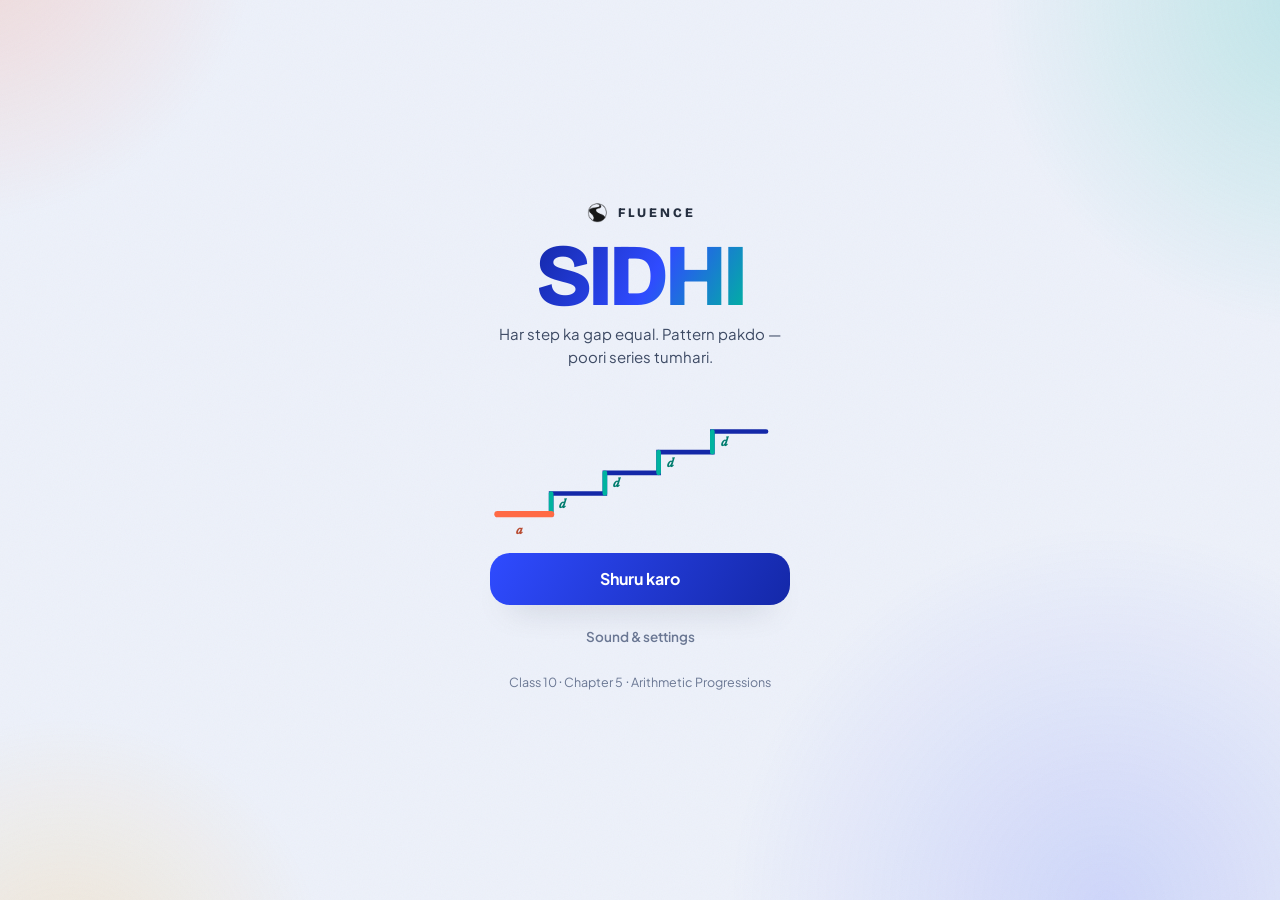
<file: index.html>
<!doctype html>
<html lang="en">
<head>
<meta charset="utf-8">
<meta name="viewport" content="width=device-width,initial-scale=1,viewport-fit=cover">
<meta name="theme-color" content="#EDF1FA">
<title>Sidhi · Class 10 Arithmetic Progression</title>
<link rel="canonical" href="ap.html">
<meta http-equiv="refresh" content="0; url=ap.html">
<style>
  html,body{height:100%}
  body{
    margin:0;display:grid;place-items:center;background:#EDF1FA;color:#101A2C;
    font:600 16px/1.5 'Plus Jakarta Sans','Segoe UI',system-ui,sans-serif;text-align:center;padding:24px;
  }
  a{color:#1428A8}
</style>
</head>
<body>
  <div>
    <p>Sidhi khul rahi hai…</p>
    <p><a href="ap.html">Agar apne aap na khule toh yahan tap karo</a></p>
  </div>
  <script>location.replace('ap.html');</script>
</body>
</html>
</file>
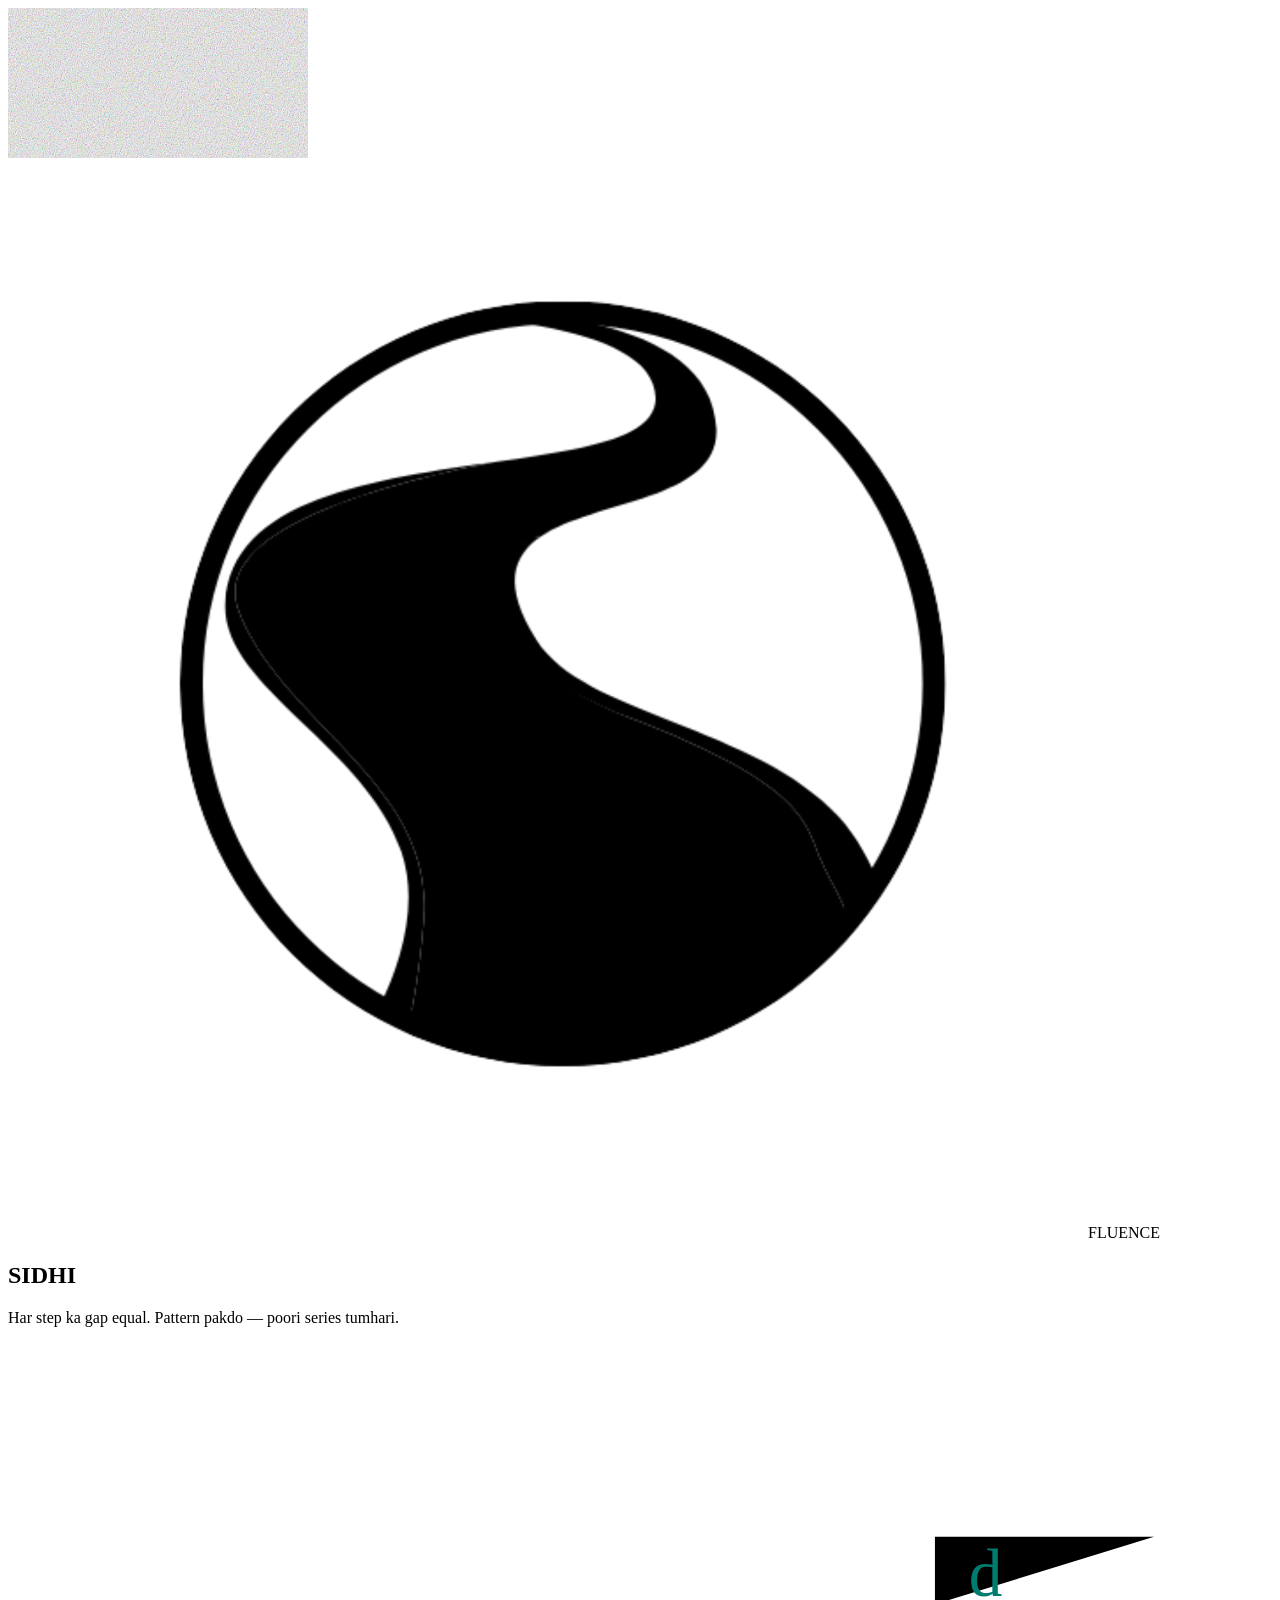
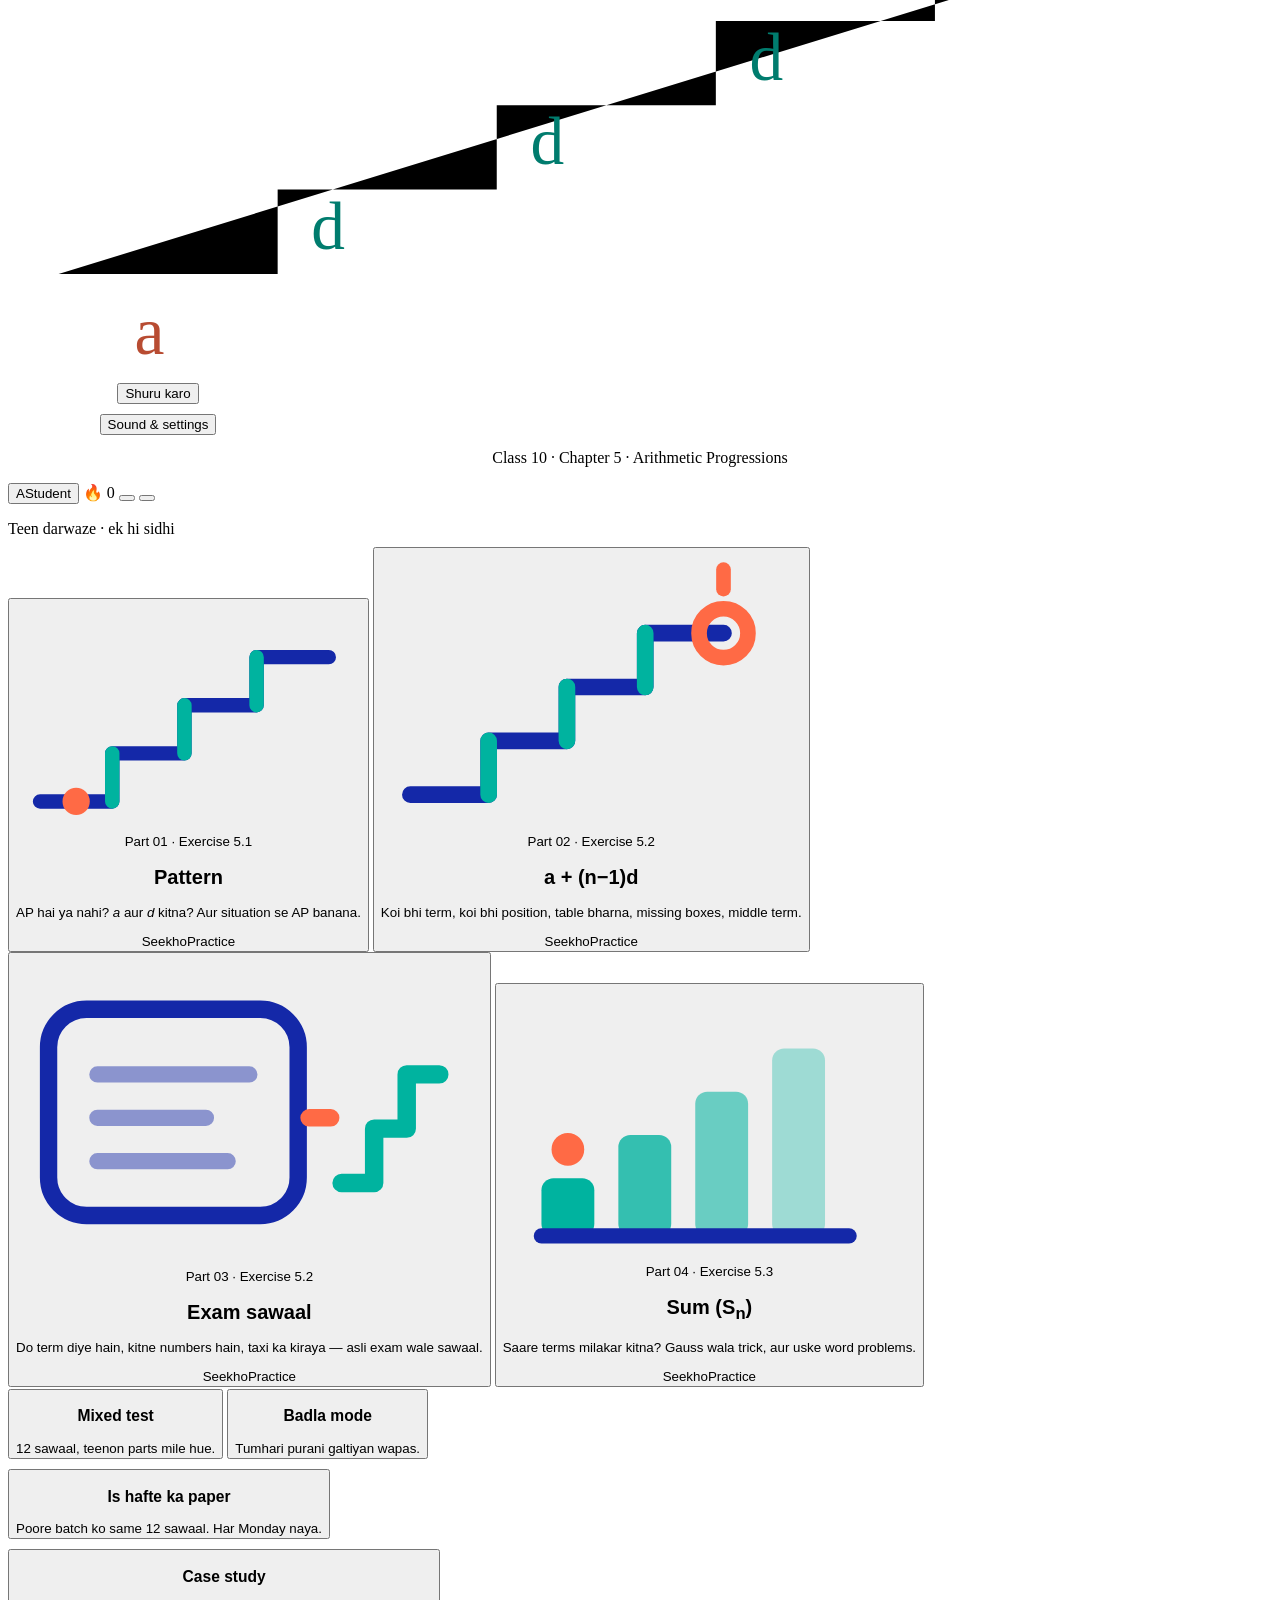
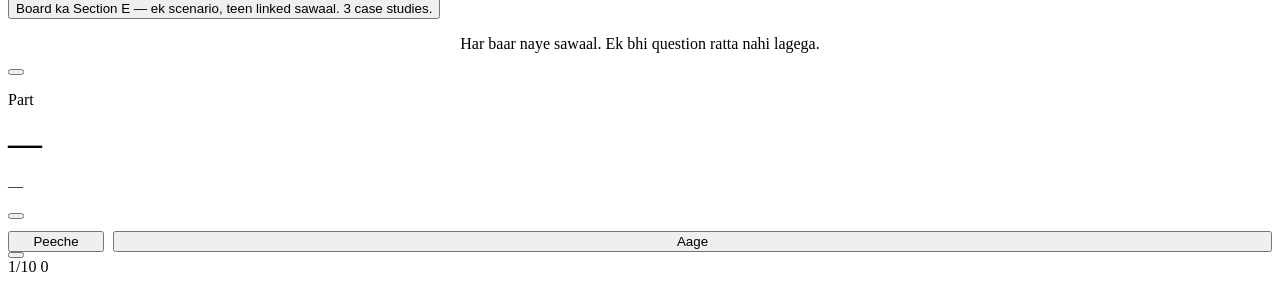
<file: _p2.html>
<body>

<div id="bloom" aria-hidden="true"></div>
<svg id="grain" aria-hidden="true"><filter id="gr"><feTurbulence type="fractalNoise" baseFrequency=".82" numOctaves="3"/></filter><rect width="100%" height="100%" filter="url(#gr)"/></svg>

<!-- ══════════ TITLE ══════════ -->
<section class="screen on" id="s-title">
  <div class="brandmark"><img src="fluence-logo.png" alt=""><span>FLUENCE</span></div>
  <h1 class="hero">SIDHI</h1>
  <p class="hero-sub">Har step ka gap equal. Pattern pakdo — poori series tumhari.</p>

  <svg id="sidhi" viewBox="0 0 300 152" aria-hidden="true">
    <path class="st-tread st-draw" style="--L:344"
          d="M12 126 H64 V106 H116 V86 H168 V66 H220 V46 H272"/>
    <path class="st-rise st-draw" style="--L:22;animation-delay:.30s" d="M64 126 V106"/>
    <path class="st-rise st-draw" style="--L:22;animation-delay:.42s" d="M116 106 V86"/>
    <path class="st-rise st-draw" style="--L:22;animation-delay:.54s" d="M168 86 V66"/>
    <path class="st-rise st-draw" style="--L:22;animation-delay:.66s" d="M220 66 V46"/>
    <path class="st-first st-draw" style="--L:54;animation-delay:.16s" d="M12 126 H64"/>
    <text class="st-lab" x="30" y="145" fill="#B84C32">a</text>
    <text class="st-lab" x="72" y="120" fill="#007C6E">d</text>
    <text class="st-lab" x="124" y="100" fill="#007C6E">d</text>
    <text class="st-lab" x="176" y="80" fill="#007C6E">d</text>
    <text class="st-lab" x="228" y="60" fill="#007C6E">d</text>
  </svg>

  <div id="titlecta" style="display:flex;flex-direction:column;align-items:center;gap:10px;width:100%;max-width:300px">
    <input class="namefield" id="nameIn" placeholder="Tumhara naam" maxlength="14" autocomplete="off" spellcheck="false" hidden>
    <button class="btn btn-primary w100" id="startBtn">Shuru karo</button>
    <button class="btn btn-quiet" id="titleSettings">Sound &amp; settings</button>
  </div>
  <p class="tiny" style="color:var(--ink-3);margin-top:14px;text-align:center">Class 10 · Chapter 5 · Arithmetic Progressions</p>
</section>

<!-- ══════════ MENU ══════════ -->
<section class="screen" id="s-menu">
  <div class="topbar">
    <button class="chip" id="profChip"><span class="dotname" id="profDot">A</span><span id="profName">Student</span></button>
    <span class="chip honey" id="streakChip" title="Daily streak">🔥 <span id="streakN">0</span></span>
    <span class="spacer"></span>
    <button class="iconbtn" id="recBtn" aria-label="Records"><svg viewBox="0 0 24 24"><path d="M4 20V10M10 20V4M16 20v-7M22 20H2"/></svg></button>
    <button class="iconbtn" id="setBtn" aria-label="Settings"><svg viewBox="0 0 24 24"><circle cx="12" cy="12" r="3"/><path d="M19.4 15a1.6 1.6 0 0 0 .3 1.8l.1.1a2 2 0 1 1-2.8 2.8l-.1-.1a1.6 1.6 0 0 0-2.7 1.1V21a2 2 0 1 1-4 0v-.1A1.6 1.6 0 0 0 7.9 19l-.1.1a2 2 0 1 1-2.8-2.8l.1-.1A1.6 1.6 0 0 0 4 13.6H4a2 2 0 1 1 0-4h.1A1.6 1.6 0 0 0 5.1 6.9L5 6.8a2 2 0 1 1 2.8-2.8l.1.1a1.6 1.6 0 0 0 1.8.3H10a1.6 1.6 0 0 0 1-1.5V3a2 2 0 1 1 4 0v.1a1.6 1.6 0 0 0 2.7 1.1l.1-.1a2 2 0 1 1 2.8 2.8l-.1.1a1.6 1.6 0 0 0-.3 1.8V9a1.6 1.6 0 0 0 1.5 1H21a2 2 0 1 1 0 4h-.1a1.6 1.6 0 0 0-1.5 1z"/></svg></button>
  </div>

  <p class="eyebrow" style="align-self:flex-start;margin-bottom:9px">Teen darwaze · ek hi sidhi</p>

  <button class="doorcard glass" id="doorPat">
    <svg class="doorart" viewBox="0 0 86 58" aria-hidden="true">
      <path d="M6 50h18v-12h18v-12h18V14h18" fill="none" stroke="#1428A8" stroke-width="3.6" stroke-linecap="round" stroke-linejoin="round"/>
      <path d="M24 50v-12M42 38v-12M60 26V14" stroke="#00B39F" stroke-width="3.6" stroke-linecap="round"/>
      <circle cx="15" cy="50" r="3.4" fill="#FF6A45"/>
    </svg>
    <span class="eyebrow">Part 01 · Exercise 5.1</span>
    <h2>Pattern</h2>
    <p>AP hai ya nahi? <i class="va">a</i> aur <i class="vd">d</i> kitna? Aur situation se AP banana.</p>
    <span class="meta"><span class="pill" id="pillPatL">Seekho</span><span class="pill" id="pillPatP">Practice</span></span>
  </button>

  <button class="doorcard glass" id="doorForm">
    <svg class="doorart" viewBox="0 0 86 58" aria-hidden="true">
      <path d="M6 50h16v-11h16V28h16V17h16" fill="none" stroke="#1428A8" stroke-width="3.4" stroke-linecap="round" stroke-linejoin="round"/>
      <path d="M22 50v-11M38 39V28M54 28V17" stroke="#00B39F" stroke-width="3.4" stroke-linecap="round"/>
      <circle cx="70" cy="17" r="5" fill="none" stroke="#FF6A45" stroke-width="3.2"/>
      <path d="M70 8v-4" stroke="#FF6A45" stroke-width="3" stroke-linecap="round"/>
    </svg>
    <span class="eyebrow">Part 02 · Exercise 5.2</span>
    <h2>a + (n−1)d</h2>
    <p>Koi bhi term, koi bhi position, table bharna, missing boxes, middle term.</p>
    <span class="meta"><span class="pill" id="pillFormL">Seekho</span><span class="pill" id="pillFormP">Practice</span></span>
  </button>

  <button class="doorcard glass" id="doorWord">
    <svg class="doorart" viewBox="0 0 86 58" aria-hidden="true">
      <rect x="6" y="10" width="46" height="38" rx="7" fill="none" stroke="#1428A8" stroke-width="3.2"/>
      <path d="M15 22h28M15 30h20M15 38h24" stroke="#1428A8" stroke-width="3" stroke-linecap="round" opacity=".45"/>
      <path d="M60 42h6V32h6V22h6" fill="none" stroke="#00B39F" stroke-width="3.4" stroke-linecap="round" stroke-linejoin="round"/>
      <path d="M54 30h4" stroke="#FF6A45" stroke-width="3.2" stroke-linecap="round"/>
    </svg>
    <span class="eyebrow">Part 03 · Exercise 5.2</span>
    <h2>Exam sawaal</h2>
    <p>Do term diye hain, kitne numbers hain, taxi ka kiraya — asli exam wale sawaal.</p>
    <span class="meta"><span class="pill" id="pillWordL">Seekho</span><span class="pill" id="pillWordP">Practice</span></span>
  </button>

  <button class="doorcard glass" id="doorSum">
    <svg class="doorart" viewBox="0 0 86 58" aria-hidden="true">
      <rect x="8"  y="40" width="11" height="12" rx="2.5" fill="#00B39F"/>
      <rect x="24" y="31" width="11" height="21" rx="2.5" fill="#00B39F" opacity=".78"/>
      <rect x="40" y="22" width="11" height="30" rx="2.5" fill="#00B39F" opacity=".56"/>
      <rect x="56" y="13" width="11" height="39" rx="2.5" fill="#00B39F" opacity=".34"/>
      <path d="M8 52h64" stroke="#1428A8" stroke-width="3.2" stroke-linecap="round"/>
      <circle cx="13.5" cy="34" r="3.4" fill="#FF6A45"/>
    </svg>
    <span class="eyebrow">Part 04 · Exercise 5.3</span>
    <h2>Sum (S<sub>n</sub>)</h2>
    <p>Saare terms milakar kitna? Gauss wala trick, aur uske word problems.</p>
    <span class="meta"><span class="pill" id="pillSumL">Seekho</span><span class="pill" id="pillSumP">Practice</span></span>
  </button>

  <div class="grid2" style="margin-top:2px">
    <button class="minicard glass" id="doorMixed">
      <h3>Mixed test</h3>
      <span class="tiny">12 sawaal, teenon parts mile hue.</span>
    </button>
    <button class="minicard glass" id="doorRevenge">
      <h3>Badla mode</h3>
      <span class="tiny">Tumhari purani galtiyan wapas.</span>
      <span class="badge" id="revN" hidden>0</span>
    </button>
  </div>
  <div class="grid2" style="margin-top:10px">
    <button class="minicard glass" id="doorWeekly" style="grid-column:span 2">
      <h3>Is hafte ka paper</h3>
      <span class="tiny">Poore batch ko same 12 sawaal. Har Monday naya. <b id="weeklyMeta"></b></span>
    </button>
  </div>
  <div class="grid2" style="margin-top:10px">
    <button class="minicard glass" id="doorCase" style="grid-column:span 2">
      <h3>Case study</h3>
      <span class="tiny">Board ka Section E — ek scenario, teen linked sawaal. 3 case studies.</span>
    </button>
  </div>
  <p class="tiny" style="color:var(--ink-3);margin-top:16px;text-align:center">Har baar naye sawaal. Ek bhi question ratta nahi lagega.</p>
</section>

<!-- ══════════ HUB ══════════ -->
<section class="screen" id="s-hub">
  <div class="topbar">
    <button class="iconbtn" data-back="menu" aria-label="Back"><svg viewBox="0 0 24 24"><path d="M15 18l-6-6 6-6"/></svg></button>
    <span class="spacer"></span>
  </div>
  <p class="eyebrow" id="hubKicker" style="align-self:flex-start">Part</p>
  <h1 class="d" style="font-size:34px;letter-spacing:-.035em;margin:4px 0;align-self:flex-start" id="hubTitle">—</h1>
  <p style="font-size:15px;margin-bottom:18px;color:var(--ink-2);align-self:flex-start" id="hubBlurb">—</p>
  <div id="hubList" style="width:100%"></div>
</section>

<!-- ══════════ LESSON ══════════ -->
<section class="screen" id="s-lesson">
  <div class="topbar">
    <button class="iconbtn" id="lessonBack" aria-label="Back"><svg viewBox="0 0 24 24"><path d="M15 18l-6-6 6-6"/></svg></button>
    <span class="rail" id="lessonRail" style="flex:1;margin:0"></span>
  </div>
  <div class="lesson glass" id="lessonCard"></div>
  <div style="display:flex;gap:9px;margin-top:12px;width:100%">
    <button class="btn btn-ghost" id="lessonPrev" style="flex:0 0 96px">Peeche</button>
    <button class="btn btn-primary" id="lessonNext" style="flex:1">Aage</button>
  </div>
</section>

<!-- ══════════ PLAY ══════════ -->
<section class="screen" id="s-play">
  <div class="phead">
    <button class="iconbtn" id="playBack" aria-label="Back"><svg viewBox="0 0 24 24"><path d="M15 18l-6-6 6-6"/></svg></button>
    <div class="hud">
      <span class="hudnum" id="hudQ">1/10</span>
      <span class="hudnum pts" id="hudPts">0</span>
      <span class="hudnum" id="hudCombo" hidden style="color:var(--honey-text)"></span>
      <span class="spacer"></span>
      <span class="hudnum" id="hudTime" hidden style="color:var(--ink-2)">0:00</span>
    </div>
  </div>
  <div class="progress"><i id="hudBar" style="width:0%"></i></div>
  <div class="pbody" id="playBody"></div>
  <div class="pfoot" id="playFoot"></div>
</section>

<!-- ══════════ REPORT ══════════ -->
<section class="screen" id="s-report"><div id="reportBody" style="width:100%"></div></section>

<div id="toast" role="status" aria-live="polite"></div>
<div id="sheetHost"></div>

<script>
'use strict';
</file>
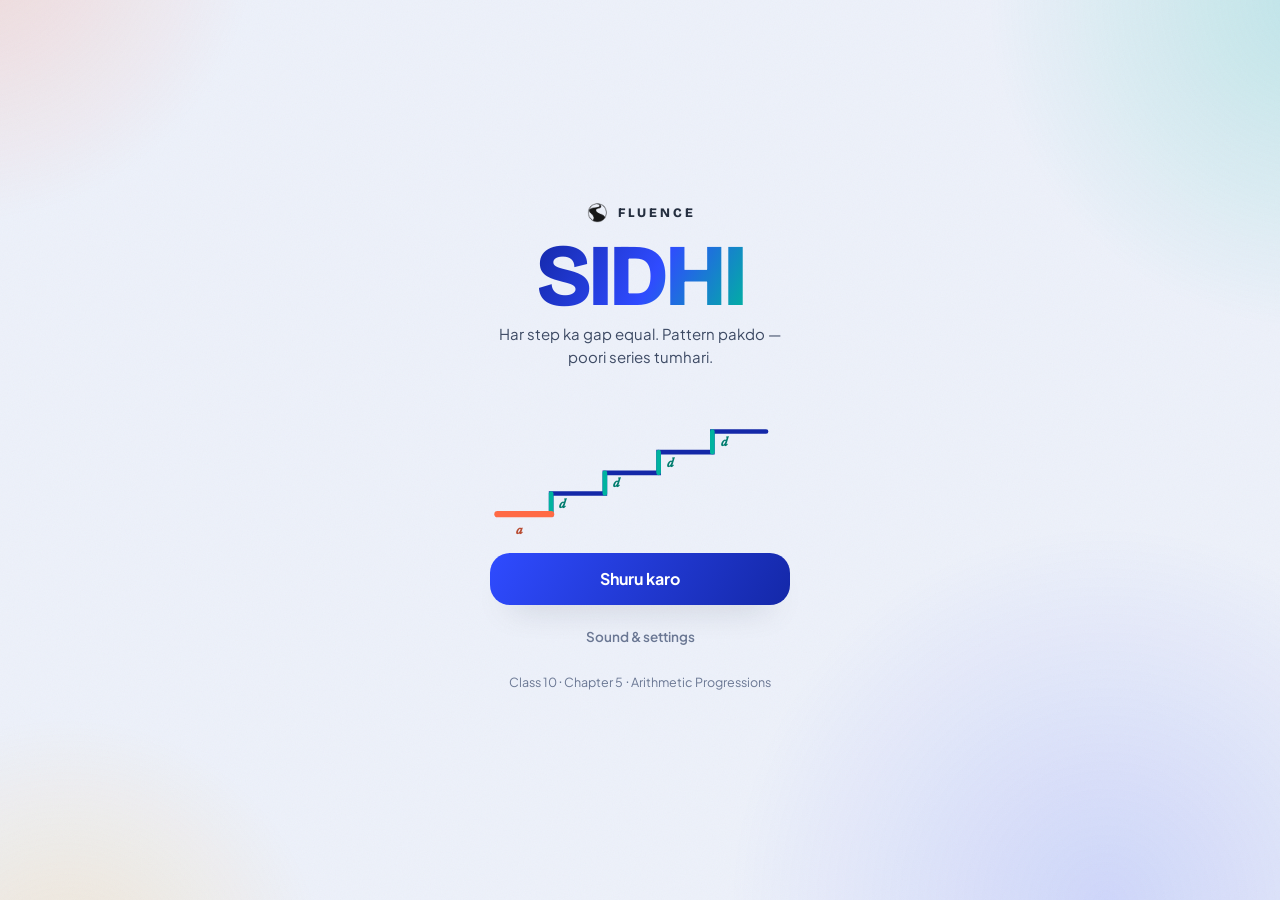
<file: ap.html>
<!doctype html>
<!-- GENERATED by build.py from _p1.html … _p7.js + _fonts.css.
     Edit those, then run: python build.py
     Changes made directly in this file will be overwritten. -->
<html lang="en">
<head>
<meta charset="utf-8">
<meta name="viewport" content="width=device-width,initial-scale=1,viewport-fit=cover,maximum-scale=1,user-scalable=no">
<meta name="theme-color" content="#EDF1FA">
<meta name="apple-mobile-web-app-capable" content="yes">
<meta name="apple-mobile-web-app-status-bar-style" content="default">
<meta name="description" content="Sidhi — class 10 Arithmetic Progression. Pattern pehchano, a aur d nikalo, koi bhi term nikalo.">
<title>Sidhi · Class 10 Arithmetic Progression</title>
<link rel="apple-touch-icon" href="apple-touch-icon.png">
<link rel="manifest" href="ap.webmanifest">
<style>
/* ══════════════════════════════════════════════════════════════
   FLUENCE · SIDHI — Arithmetic Progression (class 10, ch. 5)
   Design system per DESIGN-GUIDE.md

   Signature image: a staircase. Every riser is the same height —
   that riser IS the common difference. n steps means n−1 gaps,
   which is exactly why the nth term is a + (n−1)d.  The teacher
   drew this on the board before he wrote a single formula.

   The pair --sa / --sd (first term / common difference) is the
   guide's branch pair: two things a learner must tell apart,
   colour-coded every single place they appear.
   ══════════════════════════════════════════════════════════════ */
@font-face{font-family:'Bricolage Grotesque';src:url([data-uri]) format('woff2');font-weight:400 800;font-style:normal;font-display:swap}
@font-face{font-family:'Plus Jakarta Sans';src:url([data-uri]) format('woff2');font-weight:400 800;font-style:normal;font-display:swap}
@font-face{font-family:'Newsreader';src:url([data-uri]) format('woff2');font-weight:500;font-style:italic;font-display:swap}
:root{
  --ink:#101A2C; --ink-2:#3D4A64; --ink-3:#6A7793;
  --paper:#EDF1FA; --paper-2:#DFE6F5;
  --current:#2F4BFF; --current-dk:#1428A8;
  --sa:#FF6A45; --sd:#00B39F;                 /* a = first term · d = common difference */
  --sa-text:#B84C32; --sd-text:#007C6E;
  --honey:#FFAE18; --ok:#0E9F5B; --no:#E14338;
  --honey-text:#94650E; --ok-text:#0B7E48; --no-text:#C63B31;

  --font-d:'Bricolage Grotesque','Trebuchet MS','Segoe UI',sans-serif;
  --font-b:'Plus Jakarta Sans','Segoe UI',system-ui,sans-serif;
  --font-v:'Newsreader',Georgia,'Times New Roman',serif;

  --r-lg:30px; --r-md:20px; --r-sm:14px;
  --shadow-s:0 2px 6px -2px rgba(16,26,44,.16);
  --shadow-m:0 18px 34px -22px rgba(16,26,44,.42);
  --shadow-l:0 40px 70px -38px rgba(16,26,44,.55);
  --ease:cubic-bezier(.2,.9,.25,1);
  --spring:cubic-bezier(.34,1.56,.5,1);
  --blur:20px;
}
@media (max-width:680px){ :root{ --blur:10px } }

*,*::before,*::after{box-sizing:border-box;margin:0;padding:0}
[hidden]{display:none!important}
html{-webkit-text-size-adjust:100%}
body{
  font-family:var(--font-b); color:var(--ink); background:var(--paper);
  min-height:100dvh; line-height:1.55; font-size:16px;
  -webkit-tap-highlight-color:transparent; -webkit-touch-callout:none;
  user-select:none; overscroll-behavior-y:none; overflow-x:hidden;
}
input{user-select:text}
button,a,input{touch-action:manipulation}
button{font:inherit;color:inherit;background:none;border:0;cursor:pointer}
:focus-visible{outline:3px solid var(--current);outline-offset:3px;border-radius:8px}

/* ── ambient ─────────────────────────────────────────────── */
#bloom{
  position:fixed;inset:-20%;z-index:-2;pointer-events:none;
  background:
    radial-gradient(38vmax 38vmax at 12% 8%,  rgba(255,106,69,.20), transparent 62%),
    radial-gradient(42vmax 42vmax at 88% 14%, rgba(0,179,159,.20),  transparent 62%),
    radial-gradient(46vmax 46vmax at 76% 86%, rgba(47,75,255,.16),  transparent 64%),
    radial-gradient(34vmax 34vmax at 18% 92%, rgba(255,174,24,.16), transparent 60%);
  animation:drift 34s var(--ease) infinite alternate;
}
@keyframes drift{ to{ transform:translate3d(2.5%,-2%,0) scale(1.08) } }
@media (max-width:680px){ #bloom{animation:none} }
#grain{position:fixed;inset:0;z-index:-1;pointer-events:none;opacity:.035;width:100%;height:100%}

/* ── app shell ───────────────────────────────────────────── */
.screen{
  display:none; flex-direction:column; align-items:center;
  width:100%; max-width:560px; margin:0 auto;
  padding:calc(env(safe-area-inset-top) + 18px) 18px calc(26px + env(safe-area-inset-bottom));
}
.screen.on{display:flex;animation:rise .42s var(--ease) both}
#s-title.on{min-height:100dvh;justify-content:center}
@keyframes rise{from{opacity:0;transform:translateY(14px)}to{opacity:1;transform:none}}

.glass{
  background:linear-gradient(158deg,rgba(255,255,255,.80),rgba(255,255,255,.42));
  border:1px solid rgba(255,255,255,.75);
  box-shadow:inset 0 1px 0 rgba(255,255,255,.9), var(--shadow-m);
  backdrop-filter:blur(var(--blur)) saturate(150%);
  -webkit-backdrop-filter:blur(var(--blur)) saturate(150%);
  border-radius:var(--r-lg);
}
@supports not (backdrop-filter:blur(1px)){ .glass{background:rgba(255,255,255,.9)} }

/* ── type ────────────────────────────────────────────────── */
.d{font-family:var(--font-d);font-weight:800}
.v{font-family:var(--font-v);font-style:italic;font-weight:500}
.eyebrow{font-size:10.5px;letter-spacing:.16em;text-transform:uppercase;font-weight:700;color:var(--ink-3)}
.tiny{font-size:12.5px;line-height:1.5}
.hero{
  font-family:var(--font-d);font-weight:800;
  font-size:clamp(46px,15vw,88px);line-height:.88;letter-spacing:-.045em;
  background:linear-gradient(120deg,var(--current-dk),var(--current) 55%,var(--sd));
  -webkit-background-clip:text;background-clip:text;color:transparent;
  margin:2px 0 6px;
}
.hero-sub{font-size:15px;color:var(--ink-2);text-align:center;max-width:20em;margin-bottom:14px}

/* variables carry their meaning in colour, everywhere they appear */
.va{color:var(--sa-text);font-family:var(--font-v);font-style:italic;font-weight:600}
.vd{color:var(--sd-text);font-family:var(--font-v);font-style:italic;font-weight:600}
.vn{color:var(--current-dk);font-family:var(--font-v);font-style:italic;font-weight:600}
.vs{color:var(--ink);font-family:var(--font-v);font-style:italic;font-weight:700}

.brandmark{display:flex;align-items:center;gap:8px;margin-bottom:10px;opacity:.9}
.brandmark img{width:26px;height:26px;object-fit:contain}
.brandmark span{font-family:var(--font-d);font-weight:800;font-size:13px;letter-spacing:.22em}

/* ── buttons ─────────────────────────────────────────────── */
.btn{
  display:inline-flex;align-items:center;justify-content:center;gap:8px;
  min-height:52px;padding:0 20px;border-radius:var(--r-md);
  font-weight:700;font-size:16px;transition:transform .12s var(--spring),box-shadow .2s var(--ease);
}
.btn:active{transform:scale(.97)}
.btn-primary{background:linear-gradient(120deg,var(--current),var(--current-dk));color:#fff;box-shadow:var(--shadow-m)}
.btn-ghost{background:rgba(255,255,255,.6);border:1px solid rgba(16,26,44,.10);color:var(--ink)}
.btn-quiet{min-height:44px;font-size:13.5px;font-weight:600;color:var(--ink-3)}
.w100{width:100%}

.chip{
  display:inline-flex;align-items:center;gap:6px;min-height:36px;padding:0 12px;
  border-radius:var(--r-sm);background:rgba(255,255,255,.66);
  border:1px solid rgba(16,26,44,.08);font-size:13px;font-weight:700;
}
.chip.honey{color:var(--honey-text)}
.dotname{
  width:22px;height:22px;border-radius:7px;display:grid;place-items:center;
  background:linear-gradient(140deg,var(--sa),var(--sd));color:#fff;
  font-family:var(--font-d);font-size:12px;font-weight:800;
}
.iconbtn{
  width:44px;height:44px;display:grid;place-items:center;border-radius:var(--r-sm);
  background:rgba(255,255,255,.6);border:1px solid rgba(16,26,44,.08);
}
.iconbtn svg{width:20px;height:20px;fill:none;stroke:var(--ink);stroke-width:2.2;stroke-linecap:round;stroke-linejoin:round}
.topbar{display:flex;align-items:center;gap:8px;width:100%;margin-bottom:14px}
.spacer{flex:1}

/* ── the staircase (signature element) ───────────────────── */
#sidhi{width:min(310px,90%);height:auto;margin:2px 0 12px;overflow:visible}
.st-tread{stroke:var(--current-dk);stroke-width:4.5;stroke-linecap:round;fill:none}
.st-rise{stroke:var(--sd);stroke-width:4.5;stroke-linecap:round;fill:none}
.st-first{stroke:var(--sa);stroke-width:6;stroke-linecap:round}
.st-draw{stroke-dasharray:var(--L);stroke-dashoffset:var(--L);animation:draw .85s var(--ease) forwards}
@keyframes draw{to{stroke-dashoffset:0}}
.st-lab{font-family:var(--font-v);font-style:italic;font-size:12.5px;font-weight:600}

/* ── door cards ──────────────────────────────────────────── */
.doorcard{
  width:100%;text-align:left;padding:18px 18px 16px;margin-bottom:12px;position:relative;
  transition:transform .18s var(--spring),box-shadow .22s var(--ease);
}
.doorcard:active{transform:scale(.985)}
@media (pointer:coarse){ .doorcard:hover{transform:none} }
.doorcard h2{font-family:var(--font-d);font-weight:800;font-size:23px;letter-spacing:-.02em;margin:3px 0 5px}
.doorcard p{font-size:14px;color:var(--ink-2);line-height:1.55;max-width:23em}
.doorcard .doorart{position:absolute;right:13px;top:15px;width:82px;height:58px;opacity:.95}
.doorcard .meta{display:flex;gap:6px;flex-wrap:wrap;margin-top:11px}
.pill{font-size:11px;font-weight:700;letter-spacing:.04em;padding:4px 9px;border-radius:9px;background:rgba(16,26,44,.06);color:var(--ink-2)}
.pill.done{background:rgba(14,159,91,.14);color:var(--ok-text)}
.pill.acc{background:rgba(47,75,255,.11);color:var(--current-dk)}
.grid2{display:grid;grid-template-columns:1fr 1fr;gap:10px;width:100%}
.minicard{padding:14px;text-align:left;position:relative}
.minicard h3{font-family:var(--font-d);font-weight:800;font-size:16px;margin-bottom:3px}
.minicard .tiny{color:var(--ink-2);display:block}
.badge{
  position:absolute;top:10px;right:10px;min-width:22px;height:22px;padding:0 6px;
  border-radius:11px;background:var(--no);color:#fff;font-size:11.5px;font-weight:800;
  display:grid;place-items:center;
}
.minicard.soon{opacity:.72;cursor:default}
.minicard.soon h3{color:var(--ink-2)}
.badge.soonbadge{
  background:rgba(16,26,44,.5);font-size:9.5px;font-weight:700;letter-spacing:.1em;
  text-transform:uppercase;height:20px;border-radius:10px;padding:0 9px;
}

/* ── hub list ────────────────────────────────────────────── */
.hubrow{
  width:100%;display:flex;align-items:center;gap:12px;text-align:left;
  padding:14px;margin-bottom:9px;border-radius:var(--r-md);
  background:rgba(255,255,255,.66);border:1px solid rgba(16,26,44,.08);
  transition:transform .14s var(--spring);
}
.hubrow:active{transform:scale(.985)}
.hubrow .ic{
  width:40px;height:40px;flex:0 0 40px;border-radius:13px;display:grid;place-items:center;
  background:var(--tint,rgba(47,75,255,.12));font-family:var(--font-d);font-weight:800;font-size:15px;color:var(--tone,var(--current-dk));
}
.hubrow .txt{flex:1;min-width:0}
.hubrow .txt b{display:block;font-size:15.5px;font-weight:700}
.hubrow .txt span{font-size:12.5px;color:var(--ink-3);display:block;line-height:1.45}
.hubrow .tick{width:22px;height:22px;flex:0 0 22px}
.hubrow .tick svg{width:22px;height:22px;fill:none;stroke:var(--ok);stroke-width:2.6;stroke-linecap:round;stroke-linejoin:round}

/* ── lesson ──────────────────────────────────────────────── */
.rail{display:flex;gap:5px;margin:0 0 12px;width:100%}
.rail i{flex:1;height:4px;border-radius:2px;background:rgba(16,26,44,.12)}
.rail i.on{background:var(--current)}
.lesson{width:100%;padding:22px 20px}
.lesson h2{font-family:var(--font-d);font-weight:800;font-size:25px;letter-spacing:-.025em;margin:6px 0 10px;line-height:1.14}
.lesson p{font-size:15.5px;color:var(--ink-2);margin-bottom:12px}
.lesson strong{color:var(--ink);font-weight:700}
.lesson .say{
  font-size:15px;color:var(--ink);background:rgba(255,174,24,.13);
  border-left:3px solid var(--honey);border-radius:0 12px 12px 0;
  padding:11px 13px;margin:14px 0;font-weight:600;
}
.lesson .box{
  background:rgba(255,255,255,.62);border:1px solid rgba(16,26,44,.08);
  border-radius:var(--r-md);padding:14px;margin:12px 0;text-align:center;
}
.lesson .box .big{font-family:var(--font-d);font-weight:800;font-size:clamp(23px,5.6vw,31px);letter-spacing:-.02em;line-height:1.3}
.lesson .box .cap{font-size:12.5px;color:var(--ink-3);margin-top:6px}
.lesson ul{margin:0 0 12px 18px}
.lesson li{font-size:15px;color:var(--ink-2);margin-bottom:6px}
.seq{
  font-family:var(--font-d);font-weight:700;font-size:clamp(16px,4.2vw,21px);
  letter-spacing:-.01em;line-height:1.65;word-spacing:.1em;
}
.seq .hi{color:var(--sa-text)}
.blank{
  display:inline-block;min-width:1.7em;padding:0 .18em;text-align:center;
  border:2px dashed rgba(16,26,44,.26);border-radius:9px;color:var(--ink-3);
  line-height:1.15;vertical-align:baseline;
}
.blank.ask{border-color:var(--sa);color:var(--sa-text);border-style:solid}
.seq .gap{color:var(--sd-text)}

/* ── play ────────────────────────────────────────────────── */
.phead{display:flex;align-items:center;gap:8px;width:100%}
.hud{display:flex;align-items:center;gap:9px;flex:1}
.hudnum{font-family:var(--font-d);font-weight:800;font-size:14px;color:var(--ink-2)}
.hudnum.pts{color:var(--current-dk);font-size:17px}
.progress{width:100%;height:4px;border-radius:2px;background:rgba(16,26,44,.10);margin:12px 0 6px;overflow:hidden}
.progress i{display:block;height:100%;border-radius:2px;background:linear-gradient(90deg,var(--sa),var(--sd));transition:width .3s var(--ease)}
.pbody{width:100%;flex:1;display:flex;flex-direction:column;justify-content:center;gap:14px;padding:10px 0}
.pfoot{width:100%;padding-top:8px}

.qkicker{font-size:10.5px;letter-spacing:.16em;text-transform:uppercase;font-weight:700;color:var(--ink-3);text-align:center}
.qcontext{
  width:100%;background:rgba(255,255,255,.62);border:1px solid rgba(16,26,44,.08);
  border-left:3px solid var(--current);border-radius:0 14px 14px 0;
  padding:11px 13px;font-size:13.5px;line-height:1.55;color:var(--ink-2);
  max-height:34vh;overflow-y:auto;
}
.qcontext b{color:var(--ink);font-weight:700}
.qtext{font-size:15.5px;color:var(--ink-2);text-align:center;line-height:1.55;max-width:32em;margin:0 auto}
.qtext.lead{color:var(--ink);font-weight:600}
.qbig{font-family:var(--font-d);font-weight:800;text-align:center;font-size:clamp(30px,7vw,46px);letter-spacing:-.03em;line-height:1.1}
.qbig.long{font-size:clamp(21px,5vw,32px);line-height:1.24}
.qseq{font-family:var(--font-d);font-weight:800;text-align:center;font-size:clamp(25px,6.4vw,36px);letter-spacing:-.02em;line-height:1.4}
.qseq.long{font-size:clamp(18px,4.6vw,25px)}

.opts{display:flex;flex-direction:column;gap:9px;width:100%}
.opt{
  width:100%;min-height:56px;padding:12px 15px;border-radius:var(--r-md);text-align:left;
  background:rgba(255,255,255,.72);border:1.5px solid rgba(16,26,44,.10);
  font-weight:700;font-size:16px;display:flex;align-items:center;gap:11px;
  transition:transform .12s var(--spring),background .18s var(--ease),border-color .18s var(--ease);
}
.opt:active{transform:scale(.985)}
.opt .k{
  width:26px;height:26px;flex:0 0 26px;border-radius:8px;display:grid;place-items:center;
  background:rgba(16,26,44,.07);font-family:var(--font-d);font-size:12px;font-weight:800;color:var(--ink-2);
}
.opt .lb{flex:1;min-width:0}
.opt.good{background:rgba(14,159,91,.15);border-color:var(--ok)}
.opt.good .k{background:var(--ok);color:#fff}
.opt.bad{background:rgba(225,67,56,.13);border-color:var(--no)}
.opt.bad .k{background:var(--no);color:#fff}
.opt[disabled]{opacity:.62}
.opt.good[disabled],.opt.bad[disabled]{opacity:1}
.opt.seqopt{font-family:var(--font-d);font-weight:700;font-size:15px;letter-spacing:-.01em}

/* typed answer + our own keypad */
.typed{
  width:100%;min-height:64px;border-radius:var(--r-md);
  background:rgba(255,255,255,.78);border:1.5px solid rgba(16,26,44,.12);
  display:flex;align-items:center;justify-content:center;padding:8px 14px;
  font-family:var(--font-d);font-weight:800;font-size:clamp(24px,4.4vw,32px);letter-spacing:-.02em;
}
.typed.empty{color:var(--ink-3)}
.typed.good{border-color:var(--ok);background:rgba(14,159,91,.12)}
.typed.bad{border-color:var(--no);background:rgba(225,67,56,.11)}
.pad{display:grid;grid-template-columns:repeat(3,1fr);gap:8px;width:100%;margin-top:10px}
.pad button{
  min-height:52px;border-radius:var(--r-sm);background:rgba(255,255,255,.74);
  border:1px solid rgba(16,26,44,.09);font-family:var(--font-d);font-weight:800;font-size:20px;
  transition:transform .1s var(--spring),background .15s var(--ease);
}
.pad button:active{transform:scale(.94);background:rgba(255,255,255,.95)}
.pad button.sm{font-size:14px}

/* feedback sheet */
#sheetHost{position:fixed;inset:0;z-index:40;pointer-events:none}
.scrim{position:absolute;inset:0;background:rgba(16,26,44,.42);opacity:0;transition:opacity .26s var(--ease)}
.sheet{
  position:absolute;left:0;right:0;bottom:0;max-height:88dvh;overflow-y:auto;
  background:var(--paper);border-radius:28px 28px 0 0;
  padding:10px 20px calc(20px + env(safe-area-inset-bottom));
  transform:translateY(102%);transition:transform .32s var(--ease);
  box-shadow:var(--shadow-l);
}
#sheetHost.on{pointer-events:auto}
#sheetHost.on .scrim{opacity:1}
#sheetHost.on .sheet{transform:none}
.grab{width:38px;height:4px;border-radius:2px;background:rgba(16,26,44,.18);margin:6px auto 12px}
.verdict{display:flex;align-items:center;gap:10px;margin-bottom:8px}
.verdict .mark{width:34px;height:34px;flex:0 0 34px;border-radius:11px;display:grid;place-items:center}
.verdict .mark svg{width:19px;height:19px;fill:none;stroke:#fff;stroke-width:3;stroke-linecap:round;stroke-linejoin:round}
.verdict.ok .mark{background:var(--ok)}
.verdict.no .mark{background:var(--no)}
.verdict h3{font-family:var(--font-d);font-weight:800;font-size:20px;letter-spacing:-.02em}
.diag{font-size:14.5px;color:var(--ink-2);margin-bottom:6px}
.work{display:flex;flex-direction:column;gap:7px;margin:10px 0 14px}
.work .ln{
  background:rgba(255,255,255,.68);border:1px solid rgba(16,26,44,.07);
  border-radius:12px;padding:9px 12px;font-size:15px;
  animation:lnIn .3s var(--ease) backwards;
}
@keyframes lnIn{from{opacity:0;transform:translateY(6px)}to{opacity:1;transform:none}}
.work .ln .why{display:block;font-size:12.5px;color:var(--ink-3);font-weight:600;margin-top:2px}
.sheet h4{font-family:var(--font-d);font-weight:800;font-size:17px;margin:4px 0 8px}

/* report */
.scorecard{width:100%;padding:24px 20px;text-align:center;margin-bottom:12px}
.scorecard .n{
  font-family:var(--font-d);font-weight:800;font-size:clamp(48px,13vw,72px);line-height:1;letter-spacing:-.04em;
  background:linear-gradient(120deg,var(--current-dk),var(--sd));
  -webkit-background-clip:text;background-clip:text;color:transparent;
}
.statrow{display:grid;grid-template-columns:repeat(3,1fr);gap:8px;width:100%;margin:12px 0}
.stat{background:rgba(255,255,255,.62);border:1px solid rgba(16,26,44,.07);border-radius:var(--r-sm);padding:10px 8px;text-align:center}
.stat b{display:block;font-family:var(--font-d);font-weight:800;font-size:19px;letter-spacing:-.02em}
.stat span{font-size:10.5px;letter-spacing:.13em;text-transform:uppercase;font-weight:700;color:var(--ink-3)}
.panel{width:100%;padding:16px 18px;margin-bottom:12px}
.topicrow{display:flex;align-items:center;gap:10px;padding:9px 0;border-bottom:1px solid rgba(16,26,44,.07)}
.topicrow:last-child{border-bottom:0}
.topicrow .nm{flex:1;font-size:14.5px;font-weight:600}
.bar{width:74px;height:6px;border-radius:3px;background:rgba(16,26,44,.10);overflow:hidden;flex:0 0 74px}
.bar i{display:block;height:100%;border-radius:3px;background:var(--ok)}
.bar i.weak{background:var(--no)}
.btn-wa{background:#25d366;color:#08331b}
.logrow{display:flex;gap:10px;align-items:baseline;padding:7px 0;border-bottom:1px solid rgba(16,26,44,.06);font-size:13.5px}
.logrow:last-child{border-bottom:0}
.logrow b{font-family:var(--font-d);font-weight:800}

/* misc */
#toast{
  position:fixed;left:50%;bottom:calc(22px + env(safe-area-inset-bottom));transform:translate(-50%,20px);
  background:var(--ink);color:#fff;padding:11px 17px;border-radius:14px;font-size:14px;font-weight:600;
  opacity:0;pointer-events:none;transition:all .26s var(--ease);z-index:60;max-width:88vw;text-align:center;
}
#toast.on{opacity:1;transform:translate(-50%,0)}
.namefield{
  width:100%;min-height:52px;border-radius:var(--r-md);padding:0 16px;
  background:rgba(255,255,255,.8);border:1.5px solid rgba(16,26,44,.12);
  font:700 17px/1 var(--font-b);color:var(--ink);text-align:center;
}
.switchrow{display:flex;align-items:center;gap:12px;padding:13px 0;border-bottom:1px solid rgba(16,26,44,.07)}
.switchrow:last-child{border-bottom:0}
.switchrow .lbl{flex:1}
.switchrow .lbl b{display:block;font-size:15px}
.switchrow .lbl span{font-size:12.5px;color:var(--ink-3)}
.sw{width:50px;height:30px;border-radius:15px;background:rgba(16,26,44,.16);position:relative;transition:background .2s var(--ease);flex:0 0 50px}
.sw i{position:absolute;top:3px;left:3px;width:24px;height:24px;border-radius:12px;background:#fff;box-shadow:var(--shadow-s);transition:transform .22s var(--spring)}
.sw.on{background:var(--current)}
.sw.on i{transform:translateX(20px)}

.shake{animation:shk .34s var(--ease)}
@keyframes shk{10%,90%{transform:translateX(-2px)}30%,70%{transform:translateX(4px)}50%{transform:translateX(-4px)}}
.pop{animation:pp .34s var(--spring)}
@keyframes pp{50%{transform:scale(1.13)}}

@media (max-width:680px){
  body.playing{position:fixed;inset:0;overflow:hidden;width:100%}
  body.playing #s-play.on{height:100dvh;max-height:100dvh}
  body.playing #s-play .pbody{overflow-y:auto}
}
@media (prefers-reduced-motion:reduce){
  *,*::before,*::after{
    animation-duration:.001ms!important;animation-iteration-count:1!important;
    transition-duration:.001ms!important;
  }
}
</style>
</head>

<body>

<div id="bloom" aria-hidden="true"></div>
<svg id="grain" aria-hidden="true"><filter id="gr"><feTurbulence type="fractalNoise" baseFrequency=".82" numOctaves="3"/></filter><rect width="100%" height="100%" filter="url(#gr)"/></svg>

<!-- ══════════ TITLE ══════════ -->
<section class="screen on" id="s-title">
  <div class="brandmark"><img src="fluence-logo.png" alt=""><span>FLUENCE</span></div>
  <h1 class="hero">SIDHI</h1>
  <p class="hero-sub">Har step ka gap equal. Pattern pakdo — poori series tumhari.</p>

  <svg id="sidhi" viewBox="0 0 300 152" aria-hidden="true">
    <path class="st-tread st-draw" style="--L:344"
          d="M12 126 H64 V106 H116 V86 H168 V66 H220 V46 H272"/>
    <path class="st-rise st-draw" style="--L:22;animation-delay:.30s" d="M64 126 V106"/>
    <path class="st-rise st-draw" style="--L:22;animation-delay:.42s" d="M116 106 V86"/>
    <path class="st-rise st-draw" style="--L:22;animation-delay:.54s" d="M168 86 V66"/>
    <path class="st-rise st-draw" style="--L:22;animation-delay:.66s" d="M220 66 V46"/>
    <path class="st-first st-draw" style="--L:54;animation-delay:.16s" d="M12 126 H64"/>
    <text class="st-lab" x="30" y="145" fill="#B84C32">a</text>
    <text class="st-lab" x="72" y="120" fill="#007C6E">d</text>
    <text class="st-lab" x="124" y="100" fill="#007C6E">d</text>
    <text class="st-lab" x="176" y="80" fill="#007C6E">d</text>
    <text class="st-lab" x="228" y="60" fill="#007C6E">d</text>
  </svg>

  <div id="titlecta" style="display:flex;flex-direction:column;align-items:center;gap:10px;width:100%;max-width:300px">
    <input class="namefield" id="nameIn" placeholder="Tumhara naam" maxlength="14" autocomplete="off" spellcheck="false" hidden>
    <button class="btn btn-primary w100" id="startBtn">Shuru karo</button>
    <button class="btn btn-quiet" id="titleSettings">Sound &amp; settings</button>
  </div>
  <p class="tiny" style="color:var(--ink-3);margin-top:14px;text-align:center">Class 10 · Chapter 5 · Arithmetic Progressions</p>
</section>

<!-- ══════════ MENU ══════════ -->
<section class="screen" id="s-menu">
  <div class="topbar">
    <button class="chip" id="profChip"><span class="dotname" id="profDot">A</span><span id="profName">Student</span></button>
    <span class="chip honey" id="streakChip" title="Daily streak">🔥 <span id="streakN">0</span></span>
    <span class="spacer"></span>
    <button class="iconbtn" id="recBtn" aria-label="Records"><svg viewBox="0 0 24 24"><path d="M4 20V10M10 20V4M16 20v-7M22 20H2"/></svg></button>
    <button class="iconbtn" id="setBtn" aria-label="Settings"><svg viewBox="0 0 24 24"><circle cx="12" cy="12" r="3"/><path d="M19.4 15a1.6 1.6 0 0 0 .3 1.8l.1.1a2 2 0 1 1-2.8 2.8l-.1-.1a1.6 1.6 0 0 0-2.7 1.1V21a2 2 0 1 1-4 0v-.1A1.6 1.6 0 0 0 7.9 19l-.1.1a2 2 0 1 1-2.8-2.8l.1-.1A1.6 1.6 0 0 0 4 13.6H4a2 2 0 1 1 0-4h.1A1.6 1.6 0 0 0 5.1 6.9L5 6.8a2 2 0 1 1 2.8-2.8l.1.1a1.6 1.6 0 0 0 1.8.3H10a1.6 1.6 0 0 0 1-1.5V3a2 2 0 1 1 4 0v.1a1.6 1.6 0 0 0 2.7 1.1l.1-.1a2 2 0 1 1 2.8 2.8l-.1.1a1.6 1.6 0 0 0-.3 1.8V9a1.6 1.6 0 0 0 1.5 1H21a2 2 0 1 1 0 4h-.1a1.6 1.6 0 0 0-1.5 1z"/></svg></button>
  </div>

  <p class="eyebrow" style="align-self:flex-start;margin-bottom:9px">Teen darwaze · ek hi sidhi</p>

  <button class="doorcard glass" id="doorPat">
    <svg class="doorart" viewBox="0 0 86 58" aria-hidden="true">
      <path d="M6 50h18v-12h18v-12h18V14h18" fill="none" stroke="#1428A8" stroke-width="3.6" stroke-linecap="round" stroke-linejoin="round"/>
      <path d="M24 50v-12M42 38v-12M60 26V14" stroke="#00B39F" stroke-width="3.6" stroke-linecap="round"/>
      <circle cx="15" cy="50" r="3.4" fill="#FF6A45"/>
    </svg>
    <span class="eyebrow">Part 01 · Exercise 5.1</span>
    <h2>Pattern</h2>
    <p>AP hai ya nahi? <i class="va">a</i> aur <i class="vd">d</i> kitna? Aur situation se AP banana.</p>
    <span class="meta"><span class="pill" id="pillPatL">Seekho</span><span class="pill" id="pillPatP">Practice</span></span>
  </button>

  <button class="doorcard glass" id="doorForm">
    <svg class="doorart" viewBox="0 0 86 58" aria-hidden="true">
      <path d="M6 50h16v-11h16V28h16V17h16" fill="none" stroke="#1428A8" stroke-width="3.4" stroke-linecap="round" stroke-linejoin="round"/>
      <path d="M22 50v-11M38 39V28M54 28V17" stroke="#00B39F" stroke-width="3.4" stroke-linecap="round"/>
      <circle cx="70" cy="17" r="5" fill="none" stroke="#FF6A45" stroke-width="3.2"/>
      <path d="M70 8v-4" stroke="#FF6A45" stroke-width="3" stroke-linecap="round"/>
    </svg>
    <span class="eyebrow">Part 02 · Exercise 5.2</span>
    <h2>a + (n−1)d</h2>
    <p>Koi bhi term, koi bhi position, table bharna, missing boxes, middle term.</p>
    <span class="meta"><span class="pill" id="pillFormL">Seekho</span><span class="pill" id="pillFormP">Practice</span></span>
  </button>

  <button class="doorcard glass" id="doorWord">
    <svg class="doorart" viewBox="0 0 86 58" aria-hidden="true">
      <rect x="6" y="10" width="46" height="38" rx="7" fill="none" stroke="#1428A8" stroke-width="3.2"/>
      <path d="M15 22h28M15 30h20M15 38h24" stroke="#1428A8" stroke-width="3" stroke-linecap="round" opacity=".45"/>
      <path d="M60 42h6V32h6V22h6" fill="none" stroke="#00B39F" stroke-width="3.4" stroke-linecap="round" stroke-linejoin="round"/>
      <path d="M54 30h4" stroke="#FF6A45" stroke-width="3.2" stroke-linecap="round"/>
    </svg>
    <span class="eyebrow">Part 03 · Exercise 5.2</span>
    <h2>Exam sawaal</h2>
    <p>Do term diye hain, kitne numbers hain, taxi ka kiraya — asli exam wale sawaal.</p>
    <span class="meta"><span class="pill" id="pillWordL">Seekho</span><span class="pill" id="pillWordP">Practice</span></span>
  </button>

  <button class="doorcard glass" id="doorSum">
    <svg class="doorart" viewBox="0 0 86 58" aria-hidden="true">
      <rect x="8"  y="40" width="11" height="12" rx="2.5" fill="#00B39F"/>
      <rect x="24" y="31" width="11" height="21" rx="2.5" fill="#00B39F" opacity=".78"/>
      <rect x="40" y="22" width="11" height="30" rx="2.5" fill="#00B39F" opacity=".56"/>
      <rect x="56" y="13" width="11" height="39" rx="2.5" fill="#00B39F" opacity=".34"/>
      <path d="M8 52h64" stroke="#1428A8" stroke-width="3.2" stroke-linecap="round"/>
      <circle cx="13.5" cy="34" r="3.4" fill="#FF6A45"/>
    </svg>
    <span class="eyebrow">Part 04 · Exercise 5.3</span>
    <h2>Sum (S<sub>n</sub>)</h2>
    <p>Saare terms milakar kitna? Gauss wala trick, aur uske word problems.</p>
    <span class="meta"><span class="pill" id="pillSumL">Seekho</span><span class="pill" id="pillSumP">Practice</span></span>
  </button>

  <div class="grid2" style="margin-top:2px">
    <button class="minicard glass" id="doorMixed">
      <h3>Mixed test</h3>
      <span class="tiny">12 sawaal, teenon parts mile hue.</span>
    </button>
    <button class="minicard glass" id="doorRevenge">
      <h3>Badla mode</h3>
      <span class="tiny">Tumhari purani galtiyan wapas.</span>
      <span class="badge" id="revN" hidden>0</span>
    </button>
  </div>
  <div class="grid2" style="margin-top:10px">
    <button class="minicard glass" id="doorWeekly" style="grid-column:span 2">
      <h3>Is hafte ka paper</h3>
      <span class="tiny">Poore batch ko same 12 sawaal. Har Monday naya. <b id="weeklyMeta"></b></span>
    </button>
  </div>
  <div class="grid2" style="margin-top:10px">
    <button class="minicard glass" id="doorCase" style="grid-column:span 2">
      <h3>Case study</h3>
      <span class="tiny">Board ka Section E — ek scenario, teen linked sawaal. 3 case studies.</span>
    </button>
  </div>
  <p class="tiny" style="color:var(--ink-3);margin-top:16px;text-align:center">Har baar naye sawaal. Ek bhi question ratta nahi lagega.</p>
</section>

<!-- ══════════ HUB ══════════ -->
<section class="screen" id="s-hub">
  <div class="topbar">
    <button class="iconbtn" data-back="menu" aria-label="Back"><svg viewBox="0 0 24 24"><path d="M15 18l-6-6 6-6"/></svg></button>
    <span class="spacer"></span>
  </div>
  <p class="eyebrow" id="hubKicker" style="align-self:flex-start">Part</p>
  <h1 class="d" style="font-size:34px;letter-spacing:-.035em;margin:4px 0;align-self:flex-start" id="hubTitle">—</h1>
  <p style="font-size:15px;margin-bottom:18px;color:var(--ink-2);align-self:flex-start" id="hubBlurb">—</p>
  <div id="hubList" style="width:100%"></div>
</section>

<!-- ══════════ LESSON ══════════ -->
<section class="screen" id="s-lesson">
  <div class="topbar">
    <button class="iconbtn" id="lessonBack" aria-label="Back"><svg viewBox="0 0 24 24"><path d="M15 18l-6-6 6-6"/></svg></button>
    <span class="rail" id="lessonRail" style="flex:1;margin:0"></span>
  </div>
  <div class="lesson glass" id="lessonCard"></div>
  <div style="display:flex;gap:9px;margin-top:12px;width:100%">
    <button class="btn btn-ghost" id="lessonPrev" style="flex:0 0 96px">Peeche</button>
    <button class="btn btn-primary" id="lessonNext" style="flex:1">Aage</button>
  </div>
</section>

<!-- ══════════ PLAY ══════════ -->
<section class="screen" id="s-play">
  <div class="phead">
    <button class="iconbtn" id="playBack" aria-label="Back"><svg viewBox="0 0 24 24"><path d="M15 18l-6-6 6-6"/></svg></button>
    <div class="hud">
      <span class="hudnum" id="hudQ">1/10</span>
      <span class="hudnum pts" id="hudPts">0</span>
      <span class="hudnum" id="hudCombo" hidden style="color:var(--honey-text)"></span>
      <span class="spacer"></span>
      <span class="hudnum" id="hudTime" hidden style="color:var(--ink-2)">0:00</span>
    </div>
  </div>
  <div class="progress"><i id="hudBar" style="width:0%"></i></div>
  <div class="pbody" id="playBody"></div>
  <div class="pfoot" id="playFoot"></div>
</section>

<!-- ══════════ REPORT ══════════ -->
<section class="screen" id="s-report"><div id="reportBody" style="width:100%"></div></section>

<div id="toast" role="status" aria-live="polite"></div>
<div id="sheetHost"></div>

<script>
'use strict';

/* ════════════════════════════════════════════════════════════════
   FLUENCE · SIDHI — Arithmetic Progression, class 10 chapter 5.

   Built from the 30–31 August class transcripts. Every worked
   line, every analogy and every wrong option in here came out of
   that room: the staircase (8 steps, 7 gaps), the cheat-code rule
   (AP ka rule sirf AP pe chalega), paisa for decimals, and the
   errors the students actually made — a + nd instead of
   a + (n−1)d, a₁ − a₂ for the common difference, calling
   0.2, 0.22, 0.222 an AP because it "looks" patterned.

   Questions are generated fresh every time. There is no bank.
   ════════════════════════════════════════════════════════════════ */

const CFG = {
  appId:'sidhi',
  store:'fluence.ap.v1',
  runLen:{ pattern:10, formula:10, word:8, sum:10, case:9, mixed:12, weekly:12, revenge:10, check:3 },
  teacher:'Aman Sir',
  atoms:'AP1 AP2 AP3 AP4 AP5 AP6'          // atoms this game drills (see MATH-ATLAS)
};

/* ═══ 1. NUMBERS — exact rationals, never floats ══════════════ */
const MINUS='−';                       /* U+2212, never ASCII '-' */
const DOTS='…';
const TIMES='×';

function gcd(a,b){ a=Math.abs(a); b=Math.abs(b); while(b){ const t=a%b; a=b; b=t; } return a||1; }
function F(n,d){
  if(d===undefined)d=1;
  if(d===0)throw new Error('Frac /0');
  if(d<0){ n=-n; d=-d; }
  const g=gcd(n,d);
  return {n:n/g, d:d/g};
}
const Fz=F(0), Fone=F(1);
function Fadd(a,b){ return F(a.n*b.d+b.n*a.d, a.d*b.d); }
function Fsub(a,b){ return F(a.n*b.d-b.n*a.d, a.d*b.d); }
function Fmul(a,b){ return F(a.n*b.n, a.d*b.d); }
function Fdiv(a,b){ if(b.n===0)throw new Error('Frac /0'); return F(a.n*b.d, a.d*b.n); }
function Fscale(a,k){ return F(a.n*k, a.d); }
function Fneg(a){ return F(-a.n, a.d); }
function Fabs(a){ return F(Math.abs(a.n), a.d); }
function Feq(a,b){ return a.n===b.n && a.d===b.d; }
function Fis0(a){ return a.n===0; }
function Fneg_(a){ return a.n<0; }
function Fnum(a){ return a.n/a.d; }           /* comparisons only — never for display */
function Fint(a){ return a.d===1; }

/* string-built decimals: 0.03/100 in JS is 0.00030000000000000003 */
function decStr(f){
  if(f.d===1)return (f.n<0?MINUS:'')+Math.abs(f.n);
  if(1000%f.d!==0)return null;
  const sc=f.n*(1000/f.d);                    /* exact integer thousandths */
  const neg=sc<0, a=Math.abs(sc);
  let frac=String(a%1000).padStart(3,'0').replace(/0+$/,'');
  return (neg?MINUS:'')+Math.floor(a/1000)+(frac?'.'+frac:'');
}
function moneyStr(f){                          /* rupees: whole, else exactly two places */
  if(f.d===1)return String(Math.abs(f.n)).replace(/^/,f.n<0?MINUS:'');
  if(100%f.d!==0)return decStr(f);
  const sc=f.n*(100/f.d), neg=sc<0, a=Math.abs(sc);
  if(a%100===0)return (neg?MINUS:'')+(a/100);
  return (neg?MINUS:'')+Math.floor(a/100)+'.'+String(a%100).padStart(2,'0');
}
function fracStr(f){
  if(f.d===1)return (f.n<0?MINUS:'')+Math.abs(f.n);
  return (f.n<0?MINUS:'')+Math.abs(f.n)+'/'+f.d;
}
/* the default: integers plain, tidy decimals as decimals, else a fraction */
function fmt(f,style){
  if(style==='money')return moneyStr(f);
  if(style==='frac')return fracStr(f);
  if(style==='dec'){ const s=decStr(f); return s!==null?s:fracStr(f); }
  if(f.d===1)return (f.n<0?MINUS:'')+Math.abs(f.n);
  const s=decStr(f);
  return s!==null?s:fracStr(f);
}
/* " + 5n" or " − 5n", never " + -5n" */
function signed(x,unit){
  unit=unit||'';
  return (x<0?' &minus; ':' + ')+Math.abs(x)+unit;
}

/* what a student would type on the pad for this value */
function typedForm(f,style){
  const s=fmt(f,style);
  return s.replace(/−/g,'-');
}

/* ═══ 2. RANDOM (swappable, so the weekly paper can be seeded) ═ */
let rng=Math.random;
function rnd(a,b){ return a+Math.floor(rng()*(b-a+1)); }
function pick(arr){ return arr[Math.floor(rng()*arr.length)]; }
function shuffle(arr){
  const a=arr.slice();
  for(let i=a.length-1;i>0;i--){ const j=Math.floor(rng()*(i+1)); const t=a[i]; a[i]=a[j]; a[j]=t; }
  return a;
}
function nz(a,b){ let v=rnd(a,b); if(v===0)v=b||1; return v; }       /* never zero */
function mulberry32(s){
  return function(){
    s|=0; s=s+0x6D2B79F5|0;
    let t=Math.imul(s^s>>>15, 1|s);
    t=t+Math.imul(t^t>>>7, 61|t)^t;
    return ((t^t>>>14)>>>0)/4294967296;
  };
}
function strHash(str){
  let h=2166136261;
  for(let i=0;i<str.length;i++){ h^=str.charCodeAt(i); h=Math.imul(h,16777619); }
  return h>>>0;
}
function isoWeekKey(dt){
  const d=new Date(Date.UTC(dt.getFullYear(),dt.getMonth(),dt.getDate()));
  const day=d.getUTCDay()||7;
  d.setUTCDate(d.getUTCDate()+4-day);
  const y0=new Date(Date.UTC(d.getUTCFullYear(),0,1));
  const wk=Math.ceil(((d-y0)/86400000+1)/7);
  return d.getUTCFullYear()+'-W'+String(wk).padStart(2,'0');
}

/* ═══ 3. SEQUENCE HELPERS ═════════════════════════════════════ */
/* An AP is nothing but {a, d}. Everything else is derived. */
function term(a,d,n){ return Fadd(a, Fscale(d, n-1)); }
function seqStr(a,d,count,style,opts){
  opts=opts||{};
  const out=[];
  for(let i=1;i<=count;i++)out.push(fmt(term(a,d,i),style));
  let s=out.join(', ');
  if(opts.dots!==false)s+=', '+DOTS;
  if(opts.last!==undefined)s+=', '+opts.last;
  return s;
}
function nOf(a,d,val){                        /* position of val, or null if not a term */
  if(Fis0(d))return null;
  const q=Fdiv(Fsub(val,a),d);
  if(q.d!==1)return null;
  const n=q.n+1;
  return n>=1?n:null;
}

/* ═══ 4. STORAGE ══════════════════════════════════════════════ */
const Store={
  d:null,
  boot(){
    let raw=null;
    try{ raw=localStorage.getItem(CFG.store); }catch(e){}
    try{ this.d=raw?JSON.parse(raw):null; }catch(e){ this.d=null; }
    if(!this.d||typeof this.d!=='object')this.d={v:1,who:'',players:{}};
    if(!this.d.players)this.d.players={};
    if(this.d.who&&!this.d.players[this.d.who])this.mk(this.d.who);
    return this;
  },
  mk(name){
    this.d.players[name]={
      pts:0, runs:0, streak:0, lastDay:'',
      best:{},          /* mode -> {pts,acc,time} */
      lessons:{},       /* lessonId -> true */
      topics:{},        /* topicId -> {r:right, w:wrong} */
      bank:[],          /* mistake bank: {topic, q, ts} */
      weekly:{},        /* weekKey -> {first,best,attempts} */
      log:[]            /* last 40 runs */
    };
    this.d.who=name; this.save();
  },
  p(){ return this.d.who ? (this.d.players[this.d.who]||null) : null; },
  save(){ try{ localStorage.setItem(CFG.store, JSON.stringify(this.d)); }catch(e){} },
  today(){ const t=new Date(); return t.getFullYear()+'-'+(t.getMonth()+1)+'-'+t.getDate(); },
  bumpStreak(){
    const p=this.p(); if(!p)return;
    const td=this.today();
    if(p.lastDay===td)return;
    const y=new Date(); y.setDate(y.getDate()-1);
    const yd=y.getFullYear()+'-'+(y.getMonth()+1)+'-'+y.getDate();
    p.streak=(p.lastDay===yd)?(p.streak||0)+1:1;
    p.lastDay=td; this.save();
  },
  liveStreak(){
    const p=this.p(); if(!p||!p.lastDay)return 0;
    const td=this.today();
    const y=new Date(); y.setDate(y.getDate()-1);
    const yd=y.getFullYear()+'-'+(y.getMonth()+1)+'-'+y.getDate();
    return (p.lastDay===td||p.lastDay===yd)?(p.streak||0):0;
  },
  scoreTopic(topic,ok){
    const p=this.p(); if(!p)return;
    if(!p.topics[topic])p.topics[topic]={r:0,w:0};
    p.topics[topic][ok?'r':'w']++;
  },
  bankAdd(q){
    const p=this.p(); if(!p||!q||!q.topic)return;
    p.bank=p.bank||[];
    if(p.bank.length>=40)p.bank.shift();
    p.bank.push({topic:q.topic, ts:Date.now()});
  },
  bankClear(topic){
    const p=this.p(); if(!p||!p.bank)return;
    const i=p.bank.findIndex(b=>b.topic===topic);
    if(i>=0)p.bank.splice(i,1);
  }
};

/* ═══ 5. SOUND — synthesized, no files ════════════════════════ */
const Snd={
  ctx:null, on:true, haptics:true,
  boot(){
    try{
      const s=localStorage.getItem(CFG.store+'.snd');
      if(s!==null)this.on=s==='1';
      const h=localStorage.getItem(CFG.store+'.hap');
      if(h!==null)this.haptics=h==='1';
    }catch(e){}
    return this;
  },
  set(v){ this.on=v; try{ localStorage.setItem(CFG.store+'.snd', v?'1':'0'); }catch(e){} if(v)this.wake(); },
  setHap(v){ this.haptics=v; try{ localStorage.setItem(CFG.store+'.hap', v?'1':'0'); }catch(e){} },
  wake(){
    if(this.ctx)return this.ctx;
    try{
      const AC=window.AudioContext||window.webkitAudioContext;
      if(!AC)return null;
      this.ctx=new AC();
      if(this.ctx.state==='suspended')this.ctx.resume();
    }catch(e){ this.ctx=null; }
    return this.ctx;
  },
  tone(freq,dur,type,vol,slideTo,lp){
    if(!this.on)return;
    const c=this.wake(); if(!c)return;
    const t=c.currentTime;
    const o=c.createOscillator(), g=c.createGain();
    o.type=type||'sine';
    o.frequency.setValueAtTime(freq,t);
    if(slideTo)o.frequency.exponentialRampToValueAtTime(slideTo,t+dur);
    g.gain.setValueAtTime(0.0001,t);
    g.gain.exponentialRampToValueAtTime((vol||0.45)*0.45, t+0.014);   /* ~14ms attack */
    g.gain.exponentialRampToValueAtTime(0.0001, t+dur);
    let node=o;
    if(lp){ const f=c.createBiquadFilter(); f.type='lowpass'; f.frequency.value=lp; o.connect(f); node=f; }
    node.connect(g); g.connect(c.destination);
    o.start(t); o.stop(t+dur+0.02);
  },
  key(){ this.tone(1180,0.03,'sine',0.18); },
  tap(){ this.tone(720,0.07,'sine',0.32); },
  right(streak){
    const base=[659.25,987.77,1318.5];         /* E5 · B5 · E6 */
    base.forEach((f,i)=>setTimeout(()=>this.tone(f*(streak>4?1.06:1),0.16,'triangle',0.34),i*70));
    this.buzz([12,40,12]);
  },
  wrong(){ this.tone(210,0.30,'sine',0.30,128,700); this.buzz(90); },
  done(){
    [523.25,659.25,783.99,1046.5].forEach((f,i)=>setTimeout(()=>this.tone(f,0.34,'triangle',0.30),i*110));
    this.tone(130.81,1.1,'sine',0.14);
  },
  buzz(p){
    if(!this.haptics)return;
    try{
      const ua=navigator.userActivation;
      if(ua&&!ua.hasBeenActive)return;      /* keeps the console clean before the first real tap */
      navigator.vibrate&&navigator.vibrate(p);
    }catch(e){}
  }
};

/* ═══ 6. DOM PLUMBING ═════════════════════════════════════════ */
const $=id=>document.getElementById(id);
const REDUCED=()=>matchMedia('(prefers-reduced-motion: reduce)').matches;
function esc(s){ return String(s).replace(/[&<>"]/g,c=>({'&':'&amp;','<':'&lt;','>':'&gt;','"':'&quot;'}[c])); }

let curScreen='title';
function show(id){
  document.querySelectorAll('.screen').forEach(s=>s.classList.remove('on'));
  const el=$('s-'+id); if(el)el.classList.add('on');
  curScreen=id;
  document.body.classList.toggle('playing', id==='play');
  window.scrollTo(0,0);
}

let toastT=null;
function toast(msg){
  const t=$('toast'); t.textContent=msg; t.classList.add('on');
  clearTimeout(toastT); toastT=setTimeout(()=>t.classList.remove('on'),2200);
}

/* one sheet at a time; closes via the cross, the scrim and Escape */
let sheetClose=null;
function openSheet(html,opts){
  opts=opts||{};
  const host=$('sheetHost');
  host.innerHTML='<div class="scrim"></div><div class="sheet" role="dialog" aria-modal="true"><div class="grab"></div>'+html+'</div>';
  void host.offsetHeight;                 /* force layout so the slide has a start value */
  host.classList.add('on');               /* synchronous — rAF does not run in a hidden tab */
  const done=()=>{
    host.classList.remove('on');
    setTimeout(()=>{ if(!host.classList.contains('on'))host.innerHTML=''; },340);
    sheetClose=null;
    if(opts.onClose)opts.onClose();
  };
  sheetClose=opts.locked?null:done;
  if(!opts.locked)host.querySelector('.scrim').addEventListener('click',done);
  host.querySelectorAll('[data-close]').forEach(b=>b.addEventListener('click',done));
  return done;
}
function closeSheet(){ if(sheetClose)sheetClose(); }
document.addEventListener('keydown',e=>{ if(e.key==='Escape')closeSheet(); });

/* write the true value first, then animate toward it */
function countTo(el,target,ms){
  el.textContent=target;
  if(REDUCED())return;
  const from=0, t0=performance.now(), dur=ms||700;
  const step=now=>{
    const k=Math.min(1,(now-t0)/dur);
    el.textContent=Math.round(from+(target-from)*(1-Math.pow(1-k,3)));
    if(k<1)requestAnimationFrame(step); else el.textContent=target;
  };
  requestAnimationFrame(step);
}

/* ════════════════════════════════════════════════════════════════
   GENERATORS

   Every wrong option below is a mistake that was actually made in
   class, or one the teacher stopped to warn about. That is the
   whole point: a random distractor tests elimination, a
   misconception distractor tells you which rule is broken.

   The big four, in the order they were taught:
     a + n·d  instead of  a + (n−1)d   — "20th term matlab ek kam"
     a₁ − a₂ instead of  a₂ − a₁       — d comes out sign-flipped
     "it looks patterned, so it's an AP" — 0.2, 0.22, 0.222
     "multiply bhi to pattern hai"      — GP / powers / compound interest
   ════════════════════════════════════════════════════════════════ */

const TOPICS={
  isap:'AP hai ya nahi',
  findd:'a aur d find karna',
  build:'a aur d se AP banana',
  next:'Agle terms likhna',
  table:'a, d, n, aₙ ka table',
  missing:'Missing terms (boxes)',
  twoterm:'Do terms se poora AP',
  exceeds:'Exceeds by wale sawaal',
  countap:'Kitne numbers hain',
  equalterm:'Do APs ka same term',
  twoap:'Do APs, same d',
  figure:'Figure ka pattern',
  sumn:'Sum of n terms',
  sumto:'Sum, last term diya ho',
  sumtable:'Sum wala table',
  sumhow:'Kitne terms se ye sum',
  sumterms:'Terms se sum',
  sumformula:'Formula se sum, sum se term',
  summult:'Multiples ka sum',
  sumapply:'Sum ke word problems',
  sumsymb:'Sum ka formula',
  casestudy:'Case study',
  nth:'nth term — a + (n−1)d',
  findn:'Position aur number of terms',
  fromend:'End se nth term',
  mid:'Middle term',
  symb:'Formula ki pehchan',
  situation:'Situation se AP',
  translate:'English se equation',
  twoeq:'Do equations se a aur d',
  apply:'Word problem solve'
};
const VA='<i class="va">a</i>', VD='<i class="vd">d</i>', VN='<i class="vn">n</i>';
const FORMULA=VA+' + ('+VN+' &minus; 1)'+VD;

function ord(n){
  const s=['th','st','nd','rd'], v=n%100;
  return n+(s[(v-20)%10]||s[v]||s[0]);
}
/* the pad produces digits, one dot and a sign — nothing else. A value is
   typeable only if it is displayed as one of those, so the display style
   matters as much as the value. */
function canType(f,style){
  if(style==='frac')return false;
  return f.d===1 || 100%f.d===0;
}
function styleFor(f){ return f.d===1 ? 'auto' : (100%f.d===0 ? 'money' : 'frac'); }

/* build a 4-option MCQ from {lb, ok, why} entries: exactly one ok,
   all labels distinct, order shuffled */
function opts4(list){
  const seen=new Set(), out=[];
  for(const o of list){
    if(o==null)continue;
    if(seen.has(o.lb))continue;
    if(!o.ok && out.some(x=>x.ok&&x.lb===o.lb))continue;
    seen.add(o.lb); out.push(o);
    if(out.length===4)break;
  }
  return shuffle(out);
}

/* ── 1 · IS IT AN AP? ──────────────────────────────────────── */
const NO_REASONS=[
  'Nahi — gaps equal nahi hain',
  'Nahi — har baar multiply ho raha hai, add nahi',
  'Nahi — gap khud badhta ja raha hai',
  'Nahi — sirf shuru ke do gap equal hain',
  'Nahi — power badh rahi hai, term nahi'
];

function apFamily(lvl){
  const F_=[];
  /* — genuine APs — */
  F_.push(()=>{ const a=nz(-9,14), d=nz(2,9);
    return {terms:[1,2,3,4].map(i=>fmt(term(F(a),F(d),i))), yes:true, dLab:fmt(F(d)), g1:F(d)}; });
  F_.push(()=>{ const a=nz(4,30), d=-nz(2,7);
    return {terms:[1,2,3,4].map(i=>fmt(term(F(a),F(d),i))), yes:true, dLab:fmt(F(d)), g1:F(d)}; });
  F_.push(()=>{ const a=nz(-6,9);
    return {terms:[a,a,a,a].map(x=>fmt(F(x))), yes:true, dLab:'0', g1:Fz,
            note:'Gap zero bhi ek equal gap hai. Har term mein 0 add ho raha hai.'}; });
  F_.push(()=>{ const v=pick(['a','x','k']);
    return {terms:[v,'2'+v,'3'+v,'4'+v], yes:true, dLab:v, g1:null, symbolic:true,
            note:v+', 2'+v+', 3'+v+' — har baar ek '+v+' aur add ho raha hai.'}; });
  F_.push(()=>{ const b=nz(2,7), r=pick([2,3,5,7]);
    return {terms:[String(b), b+'+&radic;'+r, b+'+2&radic;'+r, b+'+3&radic;'+r],
            yes:true, dLab:'&radic;'+r, g1:null, symbolic:true,
            note:'Har baar ek &radic;'+r+' aur add ho raha hai — gap equal hai.'}; });
  if(lvl>1)F_.push(()=>{ const a=nz(1,6), n=nz(1,4), d2=pick([2,3,4]);
    return {terms:[0,1,2,3].map(i=>fracStr(Fadd(F(a),Fscale(F(n,d2),i)))),
            yes:true, dLab:fracStr(F(n,d2)), g1:F(n,d2)}; });
  F_.push(()=>{ const r=pick([2,3,5]);
    return {terms:[1,2,3,4].map(i=>'&radic;'+(i*i*r)), yes:true, dLab:'&radic;'+r, g1:null, symbolic:true,
            note:'Simplify karo: &radic;'+r+', 2&radic;'+r+', 3&radic;'+r+', 4&radic;'+r+' — har baar ek &radic;'+r+' add ho raha hai.'}; });
  F_.push(()=>{ const r=pick([3,5,7]);
    return {terms:[1,2,3,4].map(i=>'&radic;'+(i*r)), yes:false, dLab:'&radic;'+r,
            why:'Nahi — gaps equal nahi hain', g1:null, symbolic:true,
            note:'Andar ke numbers AP me hain, lekin root lagne ke baad gaps equal nahi rehte. Value find karke dekho.'}; });
  F_.push(()=>{ const a0=rnd(-6,6), dd=pick([2,-2,3,-3]);
    const A=F(a0*10+pick([2,5,8]),10), D=F(dd*10,10);
    return {terms:[1,2,3,4].map(i=>decStr(term(A,D,i))), yes:true, dLab:decStr(D), g1:D,
            note:'Decimal se mat darna — gap wahi ek jaisa hai.'}; });
  if(lvl>1)F_.push(()=>{ const a0=rnd(-4,4)*25, dd=pick([25,50,-25,-75]);
    const A=F(a0,100), D=F(dd,100);
    return {terms:[1,2,3,4].map(i=>moneyStr(term(A,D,i))), yes:true, dLab:moneyStr(D), g1:D,
            note:'Paise ki tarah dekho — har baar utna hi add ho raha hai.'}; });

  /* — not APs — */
  F_.push(()=>{ const b=pick([2,3]), a=nz(1,3);
    return {terms:[a,a*b,a*b*b,a*b*b*b].map(x=>fmt(F(x))), yes:false,
            why:'Nahi — har baar multiply ho raha hai, add nahi',
            g1:F(a*b-a), note:'Ye '+b+' se multiply ho raha hai. Chess ke chawal wali kahani yaad hai? Wo AP nahi, wo aur tez bhagta hai.'}; });
  F_.push(()=>{ const s=nz(1,3);
    return {terms:[s,s+1,s+2,s+3].map(i=>i+'&sup2;'), yes:false, dLab:'1',
            why:'Nahi — gap khud badhta ja raha hai', g1:null, symbolic:true,
            note:'Value find karo: '+[s,s+1,s+2,s+3].map(i=>i*i).join(', ')+'. Gaps alag alag hain.'}; });
  F_.push(()=>{ const s=pick([1,3,5]);
    return {terms:[s,s+2,s+4,s+6].map(i=>i+'&sup2;'), yes:false, dLab:'2',
            why:'Nahi — gap khud badhta ja raha hai', g1:null, symbolic:true,
            note:'Andar odd numbers hain, lekin square karne ke baad '+[s,s+2,s+4,s+6].map(i=>i*i).join(', ')+' — gaps equal nahi.'}; });
  F_.push(()=>{ const v=pick(['a','x']);
    return {terms:[v,v+'&sup2;',v+'&sup3;',v+'&#8308;'], yes:false, dLab:v,
            why:'Nahi — power badh rahi hai, term nahi', g1:null, symbolic:true,
            note:v+'&sup2; me se '+v+' minus nahi hota — jaise x&sup2; me se x subtract nahi kar sakte.'}; });
  F_.push(()=>{ const k=pick([2,3]);
    return {terms:['0.'+k, '0.'+k+k, '0.'+k+k+k, '0.'+k+k+k+k], yes:false, dLab:'0.0'+k,
            why:'Nahi — gaps equal nahi hain', g1:null, symbolic:true,
            note:'Paise mein dekho: 0.'+k+' aur 0.0'+k+' ek cheez nahi hai. Pehla gap 0.0'+k+', doosra 0.00'+k+'.'}; });
  F_.push(()=>{ const a=nz(2,9), d=nz(2,6);
    const t=[a,a+d,a+2*d,a+3*d+nz(1,3)];
    return {terms:t.map(x=>fmt(F(x))), yes:false,
            why:'Nahi — sirf shuru ke do gap equal hain', g1:F(d),
            note:'Isiliye paanch se zyada terms ho toh a&#8324; &minus; a&#8323; bhi check karna. Shuru mein pattern chalta hai, aage badal deta hai.'}; });
  F_.push(()=>{ const P=pick([10000,20000,5000]), r=pick([8,10]);
    const v=[P]; for(let i=0;i<3;i++)v.push(Math.round(v[v.length-1]*(100+r)/100));
    return {terms:v.map(x=>fmt(F(x))), yes:false,
            why:'Nahi — gap khud badhta ja raha hai', g1:F(v[1]-v[0]),
            note:'Compound interest hai. Pehle saal '+(v[1]-v[0])+' ka byaaj, doosre saal '+(v[2]-v[1])+' ka. Interest hi badalta ja raha hai.'}; });
  return pick(F_)();
}

function gIsAP(lvl){
  const f=apFamily(lvl);
  const st = g=>g.d===1?'auto':(100%g.d===0?'money':'frac');
  const g1lab = f.g1 ? fmt(f.g1, st(f.g1)) : String(f.dLab);
  let flip = f.g1 ? fmt(Fneg(f.g1), st(f.g1))
                  : (g1lab.startsWith(MINUS)?g1lab.slice(1):MINUS+g1lab);
  let flipWhy='Sign ulta ho gaya. '+VD+' = a&#8322; &minus; a&#8321;, pehle wale me se doosra nahi.';
  if(flip===g1lab){                       /* d = 0 — negating it changes nothing */
    flip=f.terms[0];
    flipWhy='Ye pehla term hai, gap nahi. Yahan gap zero ka hai — aur zero bhi ek equal gap hai.';
  }
  const trueNo = f.why || NO_REASONS[0];
  const decoyNo = pick(NO_REASONS.filter(r=>r!==trueNo));
  const list=[
    {lb:'Haan — '+VD+' = '+g1lab, ok:!!f.yes, why:f.yes?'':'Pehla gap dekh ke haan bol diya. Aage ke gaps bhi check karo.'},
    {lb:'Haan — '+VD+' = '+flip,  ok:false,   why:flipWhy},
    {lb:trueNo,  ok:!f.yes, why:f.yes?'Gaps toh equal hain — check karke dekho.':''},
    {lb:decoyNo, ok:false,  why:'Reason theek nahi hai.'}
  ];
  return {
    topic:'isap', kicker:'AP hai ya nahi',
    lead:'Ye AP hai kya?',
    seq:f.terms.join(', ')+', '+DOTS,
    mode:'mcq', opts:opts4(list),
    ansLabel:(f.yes?'Haan — d = '+f.dLab:trueNo),
    work:[
      {t:'a&#8322; &minus; a&#8321; = '+f.terms[1]+' &minus; '+f.terms[0], why:'Doosre term me se pehla subtract karo.'},
      {t:'a&#8323; &minus; a&#8322; = '+f.terms[2]+' &minus; '+f.terms[1], why:'Phir teesre me se doosra.'},
      {t:(f.yes?'Dono equal aa rahe hain &rarr; ye AP hai, '+VD+' = '+f.dLab
               :'Dono equal nahi aa rahe &rarr; ye AP nahi hai.'), why:f.note||''}
    ],
    say:f.yes?'Gap equal = AP. Bas itni si baat hai.'
             :'Yaad rakho — AP ka rule sirf AP pe chalega. Ek game ka cheat code doosre game me nahi chalta.'
  };
}

/* ── 2 · FIND a AND d ──────────────────────────────────────── */
function gFindD(lvl){
  let a,d,style='auto';
  if(lvl===1){ a=F(nz(1,15)); d=F(nz(2,9)); }
  else if(lvl===2){ a=F(nz(-14,14)); d=F(-nz(2,9)); }
  else{
    if(rng()<0.5){ const k=pick([25,50,75,-25,-50]); a=F(rnd(-4,6)*25,100); d=F(k,100); style='money'; }
    else{ const dn=pick([2,3,4]); a=F(nz(-4,6)); d=F(nz(1,5),dn); style='frac'; }
  }
  const seq=seqStr(a,d,4,style);
  const wrong=[
    {v:Fneg(d), why:'Ye a&#8321; &minus; a&#8322; hai. Hamesha baad wale me se pehle wala subtract karo.'},
    {v:Fscale(d,2), why:'Ye a&#8323; &minus; a&#8321; hai — do gap ek saath. Ek gap chahiye.'},
    {v:term(a,d,2), why:'Ye doosra term hai, gap nahi.'},
    {v:a, why:'Ye pehla term hai. '+VD+' gap hota hai.'},
    {v:term(a,d,3), why:'Ye teesra term hai, gap nahi.'},
    {v:Fscale(d,3), why:'Ye teen gap ek saath hain.'}
  ].filter(w=>!Feq(w.v,d));
  const canT = lvl===3 && canType(d,style);
  return {
    topic:'findd', kicker:'Common difference',
    lead:'Is AP ka common difference '+VD+' kya hai?',
    seq:seq,
    mode:canT?'type':'mcq',
    opts:canT?null:opts4([{lb:fmt(d,style),ok:true}].concat(
      shuffle(wrong).map(w=>({lb:fmt(w.v,style),ok:false,why:w.why})))),
    ansLabel:fmt(d,style), ansTyped:typedForm(d,style),
    work:[
      {t:VD+' = a&#8322; &minus; a&#8321; = '+fmt(term(a,d,2),style)+' &minus; '+fmt(a,style)+' = '+fmt(d,style),
       why:'Koi bhi term pakdo, uske pichle wale ko subtract karo.'},
      {t:'Check: a&#8323; &minus; a&#8322; = '+fmt(term(a,d,3),style)+' &minus; '+fmt(term(a,d,2),style)+' = '+fmt(d,style),
       why:'Barabar aaya — matlab sach me AP hai.'}
    ],
    say:'Baad wale me se pehle wala. Ulta karoge toh sign ulta aa jayega.'
  };
}

function gFindAD(lvl){
  let a,d,style='auto';
  if(lvl===1){ a=F(nz(1,12)); d=F(nz(2,7)); }
  else if(lvl===2){ a=F(nz(-12,12)); d=F(-nz(2,8)); }
  else if(rng()<0.5){ const dn=pick([2,3,4]); a=F(nz(-5,8)); d=F(nz(-6,6)||1,dn); style='frac'; }
  else{ a=F(rnd(-40,60),10); d=F(nz(-25,25),10); style='dec'; }
  const right=VA+' = '+fmt(a,style)+', '+VD+' = '+fmt(d,style);
  const list=[
    {lb:right, ok:true},
    {lb:VA+' = '+fmt(a,style)+', '+VD+' = '+fmt(Fneg(d),style), ok:false, why:'Sign ulta. a&#8322; &minus; a&#8321; karo, ulta nahi.'},
    {lb:VA+' = '+fmt(term(a,d,2),style)+', '+VD+' = '+fmt(d,style), ok:false, why:VA+' pehla term hota hai, doosra nahi.'},
    {lb:VA+' = '+fmt(a,style)+', '+VD+' = '+fmt(Fscale(d,2),style), ok:false, why:'Ye do gap hain. Ek gap chahiye.'}
  ];
  return {
    topic:'findd', kicker:'a aur d',
    lead:'Is AP ka pehla term aur common difference batao.',
    seq:seqStr(a,d,4,style),
    mode:'mcq', opts:opts4(list), ansLabel:right,
    work:[
      {t:VA+' = pehla term = '+fmt(a,style), why:'Jo sabse pehle likha hai, wahi '+VA+'.'},
      {t:VD+' = a&#8322; &minus; a&#8321; = '+fmt(term(a,d,2),style)+' &minus; '+fmt(a,style)+' = '+fmt(d,style), why:'Gap.'}
    ],
    say:'AP me bas do cheezein sabse important hain — '+VA+' aur '+VD+'. Baaki sab inhi se banta hai.'
  };
}

/* ── 3 · BUILD THE AP FROM a AND d ─────────────────────────── */
function gBuild(lvl){
  let a,d,style='auto';
  if(lvl===1){ a=F(pick([1,3,5,10,7])); d=F(pick([2,3,4,5,10])); }
  else if(lvl===2){
    a=F(nz(-9,9));
    d=rng()<0.18 ? Fz : F(nz(-8,8));        /* a = −2, d = 0 is in the book */
  }
  else{
    if(rng()<0.5){ a=F(nz(-3,3)); d=F(pick([1,-1,3,-3]),pick([2,3,4])); style='frac'; }
    else{ a=F(pick([-125,-100,150,-75]),100); d=F(pick([-25,25,-50,50]),100); style='money'; }
  }
  const right=seqStr(a,d,4,style,{dots:false});
  const gp=[fmt(a,style)];                       /* multiplied instead of added */
  let cur=a;
  for(let i=0;i<3;i++){ cur=Fis0(d)?Fz:Fmul(cur,d); gp.push(fmt(cur,style)); }
  const onlyFirst=[fmt(a,style),fmt(Fadd(a,d),style),fmt(Fadd(a,d),style),fmt(Fadd(a,d),style)].join(', ');
  const flipped=seqStr(a,Fneg(d),4,style,{dots:false});
  /* with d = 0 the sign-flip and the multiply both land on the right answer,
     so that case gets its own set of real mistakes */
  const list = Fis0(d) ? [
    {lb:right, ok:true},
    {lb:[fmt(a,style),'0','0','0'].join(', '), ok:false,
     why:VD+' = 0 ka matlab har term me 0 add hota hai — terms zero nahi ho jaate.'},
    {lb:seqStr(a,Fone,4,style,{dots:false}), ok:false,
     why:VD+' = 0 hai, 1 nahi. Kuch add hi nahi ho raha.'},
    {lb:['0','0','0','0'].join(', '), ok:false, why:'Pehla term '+fmt(a,style)+' hai, 0 nahi.'},
    {lb:seqStr(a,Fneg(Fone),4,style,{dots:false}), ok:false, why:'Kuch subtract bhi nahi ho raha — gap zero hai.'}
  ] : [
    {lb:right, ok:true},
    {lb:flipped, ok:false, why:VD+' ka sign ulta laga diya.'},
    {lb:gp.join(', '), ok:false, why:VD+' ko multiply kiya hai. AP me '+VD+' add hota hai.'},
    {lb:onlyFirst, ok:false, why:'Sirf pehle term me '+VD+' add kiya. Har term me add karna hai.'},
    {lb:seqStr(a,Fscale(d,2),4,style,{dots:false}), ok:false, why:'Har baar do gap add kar diye.'},
    {lb:seqStr(Fadd(a,d),d,4,style,{dots:false}), ok:false, why:'Pehle term me hi '+VD+' add kar diya. '+VA+' waisa ka waisa rehta hai.'}
  ];
  return {
    topic:'build', kicker:'AP banao',
    lead:VA+' = '+fmt(a,style)+' aur '+VD+' = '+fmt(d,style)+' hai. Pehle chaar term kaunse honge?',
    mode:'mcq', opts:opts4(list), ansLabel:right, seqOpts:true,
    work:[
      {t:'a&#8321; = '+fmt(a,style), why:'Pehla term diya hua hai.'},
      {t:'a&#8322; = '+fmt(a,style)+' + '+fmt(d,style)+' = '+fmt(term(a,d,2),style), why:'Pehle term me '+VD+' add karo.'},
      {t:'a&#8323; = '+fmt(term(a,d,2),style)+' + '+fmt(d,style)+' = '+fmt(term(a,d,3),style), why:'Phir usme '+VD+' add karo.'},
      {t:'a&#8324; = '+fmt(term(a,d,3),style)+' + '+fmt(d,style)+' = '+fmt(term(a,d,4),style), why:'Bas yahi chalta rehta hai.'}
    ],
    say:'Har term me '+VD+' add karte jao. MCQ me yahi seedha poochha jata hai.'
  };
}

/* ── 4 · nth TERM ──────────────────────────────────────────── */
function gNth(lvl){
  let a,d,style='auto',n;
  if(lvl===1){ a=F(nz(1,12)); d=F(nz(2,7)); n=rnd(8,20); }
  else if(lvl===2){ a=F(nz(-15,15)); d=F(nz(-9,9)); n=rnd(15,60); }
  else{
    n=pick([89,97,99,50,77,101,120]);
    if(rng()<0.35){ a=F(nz(-4,6)); d=F(pick([1,3,-1,-3]),pick([2,4])); style='frac'; }
    else{ a=F(nz(-20,20)); d=F(nz(-12,12)); }
  }
  const ans=term(a,d,n);
  const wrong=[
    {v:term(a,d,n+1), why:'Ye a + '+VN+'&middot;'+VD+' hai. '+n+'th term me '+(n-1)+' gaps hote hain — ek kam.'},
    {v:term(a,d,n-1), why:'Ek gap kam le liya. '+n+'th term = '+VA+' + '+(n-1)+VD+'.'},
    {v:Fscale(d,n), why:VA+' add karna bhool gaye.'},
    {v:Fsub(a,Fscale(d,n-1)), why:VD+' ka sign ulta laga diya.'},
    {v:a, why:'Ye pehla term hai. '+n+'th find karna tha.'},
    {v:Fscale(d,n-1), why:VA+' add karna bhool gaye — sirf gaps add kar diye.'}
  ].filter(w=>!Feq(w.v,ans));
  const canT = lvl===3 && canType(ans,style);
  const nth=ord(n);
  return {
    topic:'nth', kicker:'nth term',
    lead:'Is AP ka '+nth+' term kya hoga?',
    seq:seqStr(a,d,4,style),
    mode:canT?'type':'mcq',
    opts:canT?null:opts4([{lb:fmt(ans,style),ok:true}].concat(
      shuffle(wrong).map(w=>({lb:fmt(w.v,style),ok:false,why:w.why})))),
    ansLabel:fmt(ans,style), ansTyped:typedForm(ans,style),
    work:[
      {t:VA+' = '+fmt(a,style)+',&nbsp; '+VD+' = '+fmt(term(a,d,2),style)+' &minus; '+fmt(a,style)+' = '+fmt(d,style), why:'Pehle '+VA+' aur '+VD+' find karo.'},
      {t:'a<sub>'+n+'</sub> = '+FORMULA.replace(VN,n)+' = '+VA+' + '+(n-1)+VD, why:'Sidhi me '+n+' step hain toh gap '+(n-1)+' hain.'},
      {t:'= '+fmt(a,style)+' + '+(n-1)+'('+fmt(d,style)+') = '+fmt(ans,style), why:'Value daal do, bas.'}
    ],
    say:n+'th term matlab '+(n-1)+' gaps. Ek kam — hamesha.'
  };
}

/* ── 5 · POSITION / NUMBER OF TERMS ────────────────────────── */
function gFindN(lvl){
  const kind = lvl===1 ? pick(['which','count'])
             : lvl===2 ? pick(['which','count','zero'])
             : pick(['which','count','zero','member']);
  let a,d,style='auto',n,val;
  if(lvl===1){ a=F(nz(1,10)); d=F(nz(2,6)); n=rnd(8,25); }
  else if(lvl===2){ a=F(nz(-12,20)); d=F(nz(-8,9)); n=rnd(10,45); }
  else{ a=F(nz(-20,30)); d=F(nz(-11,11)); n=rnd(20,80); }

  if(kind==='zero'){ d=F(nz(-9,-2)); n=rnd(7,22); a=Fneg(Fscale(d,n-1)); val=Fz; }
  else val=term(a,d,n);

  if(kind==='member'){
    /* a value that is NOT a term — "is 168 is AP me aayega?" */
    const near=Fadd(val,F(1));
    if(nOf(a,d,near)===null){
      const list=[
        {lb:'Nahi — ye is AP ka term hai hi nahi', ok:true},
        {lb:'Haan — '+n+'th term', ok:false, why:'Position poori nahi aayi. '+VN+' hamesha whole number hona chahiye.'},
        {lb:'Haan — '+(n+1)+'th term', ok:false, why:'Position poori nahi aayi.'},
        {lb:'Haan — lekin position nahi find kar sakte', ok:false, why:'Find kar sakte hain — aur wo whole number nahi aaya, isliye term hai hi nahi.'}
      ];
      return {
        topic:'findn', kicker:'Term hai ya nahi',
        lead:'Kya '+fmt(near,style)+' is AP ka koi term hai?',
        seq:seqStr(a,d,4,style),
        mode:'mcq', opts:opts4(list), ansLabel:'Nahi — term hai hi nahi',
        work:[
          {t:'Maano a<sub>n</sub> = '+fmt(near,style)+' &rarr; '+fmt(a,style)+' + ('+VN+' &minus; 1)('+fmt(d,style)+') = '+fmt(near,style), why:'Formula lagao aur '+VN+' find karo.'},
          {t:VN+' &minus; 1 = '+fracStr(Fdiv(Fsub(near,a),d)), why:'Poora number nahi aaya.'},
          {t:VN+' whole number nahi &rarr; ye term hai hi nahi', why:'Position aadhi nahi hoti. Koi 7.5th term nahi hota.'}
        ],
        say:VN+' hamesha ginti ka number hai. Fraction aaya matlab wo number series me hai hi nahi.'
      };
    }
    val=term(a,d,n);
  }

  const last=fmt(val,style);
  const isCount = kind==='count';
  const lead = kind==='zero' ? 'Is AP ka kaunsa term zero hai?'
             : isCount       ? 'Is AP me kitne terms hain?'
             :                 'Is AP me '+last+' kaunse number ka term hai?';
  const wrong=[
    {v:n-1, why:'Gaps gin liye, steps nahi. Gaps '+(n-1)+' hain toh terms '+n+'. Plus one karna hai.'},
    {v:n+1, why:'Ek extra step gin liya.'},
    {v:n+2, why:'Do step aage nikal gaye.'},
    {v:n-2, why:'Do step peeche reh gaye.'},
    {v:2*n, why:'Position double kar di.'},
    {v:n+3, why:'Teen step aage nikal gaye.'}
  ].filter(w=>w.v!==n && w.v>0);
  const canT = lvl>=2;
  return {
    topic:'findn', kicker:isCount?'Kitne terms':'Position',
    lead:lead,
    seq:seqStr(a,d,4,style,{dots:true,last:last}),
    mode:canT?'type':'mcq',
    opts:canT?null:opts4([{lb:String(n),ok:true}].concat(
      shuffle(wrong).map(w=>({lb:String(w.v),ok:false,why:w.why})))),
    ansLabel:String(n), ansTyped:String(n),
    work:[
      {t:VA+' = '+fmt(a,style)+',&nbsp; '+VD+' = '+fmt(d,style)+',&nbsp; last term = '+last, why:'Jo diya hai wo pehle likho.'},
      {t:'l = '+FORMULA+' &rarr; '+last+' = '+fmt(a,style)+' + ('+VN+' &minus; 1)('+fmt(d,style)+')', why:'Last term ka formula bhi wahi hai.'},
      {t:VN+' &minus; 1 = '+(n-1)+' &rarr; '+VN+' = '+n, why:'Plus one karna mat bhoolna — sidhi wala plus one.'}
    ],
    say:'Gaps '+(n-1)+', steps '+n+'. Wahi purani sidhi.'
  };
}

/* ── 6 · nth TERM FROM THE END ─────────────────────────────── */
function gFromEnd(lvl){
  const d=F(lvl===1?nz(2,7):nz(-9,9)||3);
  const a=F(nz(1,20));
  const N=rnd(20,60);
  const l=term(a,d,N);
  const k=rnd(4,12);
  const ans=Fsub(l,Fscale(d,k-1));
  const kth=ord(k);
  const wrong=[
    {v:term(a,d,k), why:'Ye shuru se '+kth+' term hai. End se poochha gaya hai.'},
    {v:Fsub(l,Fscale(d,k)), why:'Ek gap zyada le liya. End se '+kth+' me bhi gaps '+(k-1)+' hi hote hain.'},
    {v:Fsub(l,Fscale(d,k-2)), why:'Ek gap kam le liya.'},
    {v:Fadd(l,Fscale(d,k-1)), why:'Plus kar diya. End se aa rahe ho toh subtract karna hai.'},
    {v:l, why:'Ye last term hai — end se pehla. '+kth+' poocha gaya hai.'},
    {v:a, why:'Ye pehla term hai. End se ginna tha.'}
  ].filter(w=>!Feq(w.v,ans));
  const canT=lvl===3&&canType(ans,'auto');
  return {
    topic:'fromend', kicker:'End se',
    lead:'End se '+kth+' term kya hoga?',
    seq:seqStr(a,d,3,'auto',{dots:true,last:fmt(l)}),
    mode:canT?'type':'mcq',
    opts:canT?null:opts4([{lb:fmt(ans),ok:true}].concat(
      shuffle(wrong).map(w=>({lb:fmt(w.v),ok:false,why:w.why})))),
    ansLabel:fmt(ans), ansTyped:typedForm(ans),
    work:[
      {t:'End se chalo toh shuruaat l se hoti hai, aur '+VD+' subtract hota jaata hai', why:'Ulti sidhi utar rahe ho.'},
      {t:'End se '+kth+' term = l &minus; ('+k+' &minus; 1)'+VD+' = '+fmt(l)+' &minus; '+(k-1)+'('+fmt(d)+')', why:'Wahi n&minus;1 wala rule, bas ulta.'},
      {t:'= '+fmt(ans), why:''}
    ],
    say:'Shuru se a + (n−1)d, end se l − (n−1)d. Gap wahi, direction alag.'
  };
}

/* ── 7 · MIDDLE TERM(S) ────────────────────────────────────── */
function gMid(lvl){
  const wantEven = lvl===3 ? (rng()<0.5) : (lvl===2 ? false : rng()<0.5);
  let N = wantEven ? rnd(8,50)*2 : rnd(8,45)*2+1;
  const d=F(lvl===1?nz(2,6):nz(-9,9)||3);
  const a=F(nz(-10,25));
  const l=term(a,d,N);

  if(lvl===1){
    /* position only — the insight, before the arithmetic */
    const right = wantEven ? (N/2)+'th aur '+(N/2+1)+'th' : ((N+1)/2)+'th';
    const list = wantEven ? [
      {lb:right, ok:true},
      {lb:(N/2)+'th', ok:false, why:'Even number of terms hai — do middle terms aate hain, ek nahi.'},
      {lb:(N/2+1)+'th aur '+(N/2+2)+'th', ok:false, why:'Position ek aage khisak gayi.'},
      {lb:(N/2-1)+'th aur '+(N/2)+'th', ok:false, why:'Ek peeche reh gaye.'},
      {lb:((N+1)/2|0)+'th', ok:false, why:'Even terms hai — do middle terms aate hain.'}
    ] : [
      {lb:right, ok:true},
      {lb:Math.round(N/2)+'th aur '+(Math.round(N/2)+1)+'th', ok:false, why:'Odd number of terms hai — sirf ek middle term aata hai.'},
      {lb:(N/2|0)+'th', ok:false, why:VN+' + 1 karna bhool gaye. ('+N+' + 1) &divide; 2 karo.'},
      {lb:((N+1)/2+1)+'th', ok:false, why:'Ek aage nikal gaye.'},
      {lb:((N+1)/2-1)+'th', ok:false, why:'Ek peeche reh gaye.'}
    ];
    return {
      topic:'mid', kicker:'Middle term',
      lead:'Ek AP me '+N+' terms hain. Middle term kaunsi position par hoga?',
      mode:'mcq', opts:opts4(list), ansLabel:right,
      work:[
        {t:N+' '+(wantEven?'even':'odd')+' hai', why:wantEven?'Even terms &rarr; do middle terms.':'Odd terms &rarr; ek hi middle term.'},
        {t:wantEven?('Pehla = '+VN+'/2 = '+(N/2)+'th,&nbsp; doosra = '+VN+'/2 + 1 = '+(N/2+1)+'th')
                   :('('+VN+' + 1)/2 = ('+N+' + 1)/2 = '+((N+1)/2)+'th'), why:'Bas position hai — value nahi.'}
      ],
      say:wantEven?'Even terms — do beech wale. Odd terms — ek.':'Odd terms — beech me ek hi khada rehta hai.'
    };
  }

  if(!wantEven){
    const pos=(N+1)/2, ans=term(a,d,pos);
    const wrong=[
      {v:term(a,d,N/2|0), why:VN+'/2 le liya. Odd terms me ('+VN+' + 1)/2 lagta hai.'},
      {v:F(pos), why:'Ye position hai, term ki value nahi.'},
      {v:Fadd(a,l), why:'Pehla aur aakhri add kiya — middle aise nahi milta.'},
      {v:term(a,d,pos+1), why:'Ek term aage nikal gaye.'},
      {v:term(a,d,pos-1), why:'Ek term peeche reh gaye.'},
      {v:l, why:'Ye last term hai, middle nahi.'},
      {v:a, why:'Ye pehla term hai, middle nahi.'}
    ].filter(w=>!Feq(w.v,ans));
    const canT=lvl===3&&canType(ans,'auto');
    return {
      topic:'mid', kicker:'Middle term',
      lead:'Is AP ka middle term kya hai?',
      seq:seqStr(a,d,3,'auto',{dots:true,last:fmt(l)}),
      mode:canT?'type':'mcq',
      opts:canT?null:opts4([{lb:fmt(ans),ok:true}].concat(
        shuffle(wrong).map(w=>({lb:fmt(w.v),ok:false,why:w.why})))),
      ansLabel:fmt(ans), ansTyped:typedForm(ans),
      work:[
        {t:'Pehle '+VN+': l = '+FORMULA+' &rarr; '+fmt(l)+' = '+fmt(a)+' + ('+VN+' &minus; 1)('+fmt(d)+') &rarr; '+VN+' = '+N,
         why:'Middle find karne se pehle total terms find karna padta hai.'},
        {t:N+' odd hai &rarr; ek middle term, position ('+N+' + 1)/2 = '+pos, why:'Odd &rarr; ek.'},
        {t:'a<sub>'+pos+'</sub> = '+fmt(a)+' + '+(pos-1)+'('+fmt(d)+') = '+fmt(ans), why:'Ab wahi purana formula.'}
      ],
      say:'Middle term ka question 3 marks ka hai, aur board me aata hi hai.'
    };
  }

  const p1=N/2, p2=N/2+1, t1=term(a,d,p1), t2=term(a,d,p2);
  const right=fmt(t1)+' aur '+fmt(t2);
  const list=[
    {lb:right, ok:true},
    {lb:fmt(term(a,d,p1-1))+' aur '+fmt(t1), ok:false, why:'Ek position peeche reh gaye.'},
    {lb:fmt(t2)+' aur '+fmt(term(a,d,p2+1)), ok:false, why:'Ek position aage nikal gaye.'},
    {lb:p1+' aur '+p2, ok:false, why:'Ye positions hain, values nahi. '+p1+'th aur '+p2+'th term ki value find karni thi.'},
    {lb:fmt(a)+' aur '+fmt(l), ok:false, why:'Ye pehla aur aakhri term hain. Beech wale chahiye the.'},
    {lb:fmt(term(a,d,p1-1))+' aur '+fmt(term(a,d,p2+1)), ok:false, why:'Dono taraf ek-ek term door nikal gaye.'}
  ];
  return {
    topic:'mid', kicker:'Middle terms',
    lead:'Is AP ke middle terms kya hain?',
    seq:seqStr(a,d,3,'auto',{dots:true,last:fmt(l)}),
    mode:'mcq', opts:opts4(list), ansLabel:right, seqOpts:true,
    work:[
      {t:'Pehle '+VN+': '+fmt(l)+' = '+fmt(a)+' + ('+VN+' &minus; 1)('+fmt(d)+') &rarr; '+VN+' = '+N, why:'Total terms.'},
      {t:N+' even hai &rarr; do middle terms: '+VN+'/2 = '+p1+'th aur '+VN+'/2 + 1 = '+p2+'th', why:'Even &rarr; do.'},
      {t:'a<sub>'+p1+'</sub> = '+fmt(a)+' + '+(p1-1)+'('+fmt(d)+') = '+fmt(t1), why:''},
      {t:'a<sub>'+p2+'</sub> = '+fmt(a)+' + '+(p2-1)+'('+fmt(d)+') = '+fmt(t2), why:'Doosra hamesha pehle se ek aage hi hota hai.'}
    ],
    say:'Even terms — do beech wale, aur doosra hamesha pehle wale ke bilkul baad.'
  };
}

/* ── 8 · SYMBOLIC RECALL ───────────────────────────────────── */
function gSymb(lvl){
  const kind=pick(['nthOf','means','pth','last','end','second']);
  if(kind==='nthOf'){
    const n=pick([47,89,97,99,100,73,999]);
    const list=[
      {lb:VA+' + '+(n-1)+VD, ok:true},
      {lb:VA+' + '+n+VD, ok:false, why:n+'th term me gaps '+(n-1)+' hote hain. Ek kam.'},
      {lb:VA+' + '+(n-2)+VD, ok:false, why:'Ek gap kam ho gaya.'},
      {lb:n+VA+' + '+VD, ok:false, why:VA+' ek hi baar aata hai — multiply nahi hota.'}
    ];
    return {topic:'symb',kicker:'Formula',lead:'Kisi bhi AP ka '+n+'th term kya hoga?',
      mode:'mcq',opts:opts4(list),ansLabel:'a + '+(n-1)+'d',
      work:[{t:'a<sub>n</sub> = '+FORMULA, why:'Yahi poora chapter hai.'},
            {t:'a<sub>'+n+'</sub> = '+VA+' + ('+n+' &minus; 1)'+VD+' = '+VA+' + '+(n-1)+VD, why:n+' me se ek kam.'}],
      say:'Ye rapid fire wala sawaal hai. Ek second me aana chahiye.'};
  }
  if(kind==='means'){
    const p=pick([3,7,10,15,20]);
    let vN=nz(-9,12); if(vN===p)vN=p+1;
    const v=fmt(F(vN));
    const right=VA+' + '+(p-1)+VD+' = '+v;
    const list=[
      {lb:right, ok:true},
      {lb:VA+' + '+p+VD+' = '+v, ok:false, why:p+'th term me '+(p-1)+' gaps hote hain.'},
      {lb:p+VA+' + '+VD+' = '+v, ok:false, why:VA+' ko multiply nahi karte.'},
      {lb:VA+' + '+(p-1)+VD+' = '+p, ok:false, why:'Value '+v+' hai, position '+p+'. Dono alag cheez hain.'}
    ];
    return {topic:'symb',kicker:'Matlab kya hai',lead:'"Is AP ka '+ord(p)+' term '+v+' hai" — ise mathematically kaise likhoge?',
      mode:'mcq',opts:opts4(list),ansLabel:'a + '+(p-1)+'d = '+v,
      work:[{t:p+'th term ko a<sub>'+p+'</sub> likhte hain', why:'nth term = a<sub>n</sub>.'},
            {t:'a<sub>'+p+'</sub> = '+VA+' + '+(p-1)+VD, why:'Formula.'},
            {t:'aur wo '+v+' hai &rarr; '+right, why:'"is" ka matlab equal to.'}],
      say:'"is" dikhe toh equal to lagao. Aadha question wahi khatam ho jata hai.'};
  }
  if(kind==='pth'){
    const list=[
      {lb:VA+' + (p &minus; 1)'+VD, ok:true},
      {lb:VA+' + p'+VD, ok:false, why:'Ek gap zyada.'},
      {lb:'p'+VA+' + '+VD, ok:false, why:VA+' multiply nahi hota.'},
      {lb:VA+' &minus; (p &minus; 1)'+VD, ok:false, why:VD+' add karte hain, subtract nahi karte.'}
    ];
    return {topic:'symb',kicker:'Formula',lead:'Kisi AP ka pth term kya hoga?',
      mode:'mcq',opts:opts4(list),ansLabel:'a + (p − 1)d',
      work:[{t:'a<sub>n</sub> = '+FORMULA, why:'n ki jagah jo bhi ho, wahi rakh do.'},
            {t:'a<sub>p</sub> = '+VA+' + (p &minus; 1)'+VD, why:'Bas n hata ke p likh diya.'}],
      say:'n ho ya p ho ya r — formula wahi rehta hai.'};
  }
  if(kind==='last'){
    const list=[
      {lb:'l = '+FORMULA, ok:true},
      {lb:'l = '+VA+' + '+VN+VD, ok:false, why:'Last term ka bhi wahi formula hai — '+VN+' &minus; 1.'},
      {lb:'l = '+VN+'/2 ['+'2'+VA+' + ('+VN+' &minus; 1)'+VD+']', ok:false, why:'Ye sum ka formula hai, last term ka nahi.'},
      {lb:'l = '+VA+' + '+VN+' + '+VD, ok:false, why:VD+' ko '+VN+' &minus; 1 se multiply karna hota hai.'}
    ];
    return {topic:'symb',kicker:'Formula',lead:'Last term ka formula kya hai?',
      mode:'mcq',opts:opts4(list),ansLabel:'l = a + (n − 1)d',
      work:[{t:'Last term bhi ek nth term hi hai', why:'Bas wo aakhri wala hai.'},
            {t:'l = a<sub>n</sub> = '+FORMULA, why:'Isliye alag formula yaad karne ki zarurat nahi.'}],
      say:'Last term ka aur nth term ka formula ek hi hai. Do cheez nahi hai.'};
  }
  if(kind==='end'){
    const list=[
      {lb:'l &minus; ('+VN+' &minus; 1)'+VD, ok:true},
      {lb:VA+' + ('+VN+' &minus; 1)'+VD, ok:false, why:'Ye shuru se hai. End se poochha hai.'},
      {lb:'l + ('+VN+' &minus; 1)'+VD, ok:false, why:'End se peeche aa rahe ho — subtract karna hai.'},
      {lb:'l &minus; '+VN+VD, ok:false, why:'Ek gap zyada le liya.'}
    ];
    return {topic:'symb',kicker:'Formula',lead:'End se nth term ka formula kya hai?',
      mode:'mcq',opts:opts4(list),ansLabel:'l − (n − 1)d',
      work:[{t:'End se ginoge toh shuruaat l se hogi', why:'Sidhi ulti utar rahe ho.'},
            {t:'End se nth term = l &minus; ('+VN+' &minus; 1)'+VD, why:'Gap wahi, sign ulta.'}],
      say:'Shuru se plus, end se minus. n − 1 dono jagah same.'};
  }
  const list=[
    {lb:VA+' + '+VD, ok:true},
    {lb:'2'+VA, ok:false, why:'Doosra term me '+VD+' add hota hai, '+VA+' double nahi hota.'},
    {lb:VA+VD, ok:false, why:'Multiply nahi, addition.'},
    {lb:VA+' + 2'+VD, ok:false, why:'Ye teesra term hai.'}
  ];
  return {topic:'symb',kicker:'Formula',lead:'Kisi bhi AP ka doosra term kya hoga?',
    mode:'mcq',opts:opts4(list),ansLabel:'a + d',
    work:[{t:'Pehla term = '+VA, why:''},
          {t:'Doosra = pehla + gap = '+VA+' + '+VD, why:'Har term me bas '+VD+' add hota hai.'}],
    say:'a, a+d, a+2d, a+3d — duniya ka koi bhi AP isi shakal me likha ja sakta hai.'};
}

/* ── 9 · IS THIS SITUATION AN AP? (NCERT 5.1 Q1 shapes) ────── */
function gSituation(lvl){
  const R='&#8377;';
  const S=[
    ()=>{ const f=pick([15,18,20,25]), e=pick([8,7,10,6]);
      return {txt:'Taxi ka kiraya: pehle kilometre ka '+R+f+', aur uske baad har extra kilometre ka '+R+e+'. Har kilometre ke baad kiraya.',
        seq:[f,f+e,f+2*e,f+3*e].map(String), yes:true, d:String(e),
        note:'Har km pe utna hi add ho raha hai — '+R+e+'. Gap equal.'}; },
    ()=>{ const f=pick([150,200,120]), r=pick([50,40,30]);
      return {txt:'Kuan khodne ka kharcha: pehle metre ka '+R+f+', aur har agle metre pe '+R+r+' zyada.',
        seq:[f,f+r,f+2*r,f+3*r].map(String), yes:true, d:String(r),
        note:'Taxi wale jaisa hi hai — har metre pe fix '+R+r+' add ho raha hai.'}; },
    ()=>{ const s=pick([8000,10000,12000]), i=pick([500,400,600]);
      return {txt:'Ek job ki monthly salary '+R+s+' hai, aur har saal '+R+i+' ka annual increment milta hai. Har saal ki monthly salary.',
        seq:[s,s+i,s+2*i,s+3*i].map(String), yes:true, d:String(i),
        note:'Increment fix hai, isliye gap fix hai.'}; },
    ()=>{ const p=pick([5000,8000,10000]), r=pick([8,10,12]);
      return {txt:R+p+' bank me simple interest par rakhe hain, '+r+'% per annum. Har saal ke end me total amount.',
        seq:(()=>{ const si=p*r/100; return [p+si,p+2*si,p+3*si,p+4*si].map(x=>String(x)); })(),
        yes:true, d:String(p*r/100),
        note:'Simple interest hamesha original amount par lagta hai — isliye har saal utna hi add hota hai.'}; },
    ()=>{ const f=pick([20,23,25]), k=pick([2,3]);
      return {txt:'Ek theatre me pehli row me '+f+' seats hain, aur har agli row me '+k+' seats zyada.',
        seq:[f,f+k,f+2*k,f+3*k].map(String), yes:true, d:String(k),
        note:'Row dar row utni hi seats badh rahi hain.'}; },
    ()=>{ const k=pick([4,3,5]);
      return {txt:'Ek cylinder me bhari hui hawa me se vacuum pump har baar bachi hui hawa ka 1/'+k+' hissa nikal deta hai. Har baar bachi hui hawa.',
        seq:['1', fracStr(F(k-1,k)), fracStr(F((k-1)*(k-1),k*k)), fracStr(F(Math.pow(k-1,3),Math.pow(k,3)))],
        yes:false, why:'Nahi — har baar multiply ho raha hai, add nahi',
        d:fracStr(F(-1,k)),
        note:'Har baar bachi hui hawa ka hissa nikal raha hai — matlab har baar alag amount nikal raha hai.'}; },
    ()=>{ const p=pick([10000,20000]), r=pick([8,10]);
      const v=[p]; for(let i=0;i<3;i++)v.push(Math.round(v[v.length-1]*(100+r)/100));
      return {txt:R+p+' bank me compound interest par rakhe hain, '+r+'% per annum. Har saal ke end me total amount.',
        seq:v.map(String), yes:false, why:'Nahi — gap khud badhta ja raha hai', d:String(v[1]-v[0]),
        note:'Pehle saal '+(v[1]-v[0])+' ka byaaj, doosre saal '+(v[2]-v[1])+' ka. Byaaj par bhi byaaj lag raha hai — gap equal reh hi nahi sakta.'}; },
    ()=>{ const s=pick([1,2,3]);
      return {txt:'Ek square ka side har baar 1 cm badhta hai, side '+s+' cm se shuru. Har square ka area.',
        seq:[s,s+1,s+2,s+3].map(x=>String(x*x)), yes:false,
        why:'Nahi — gap khud badhta ja raha hai', d:String((s+1)*(s+1)-s*s),
        note:'Side toh equal badh raha hai, lekin area square ho raha hai. Gaps '+[(s+1)*(s+1)-s*s,(s+2)*(s+2)-(s+1)*(s+1)].join(' aur ')+'.'}; },
    ()=>{ const b=pick([2,3]), a=pick([1,2]);
      return {txt:'Ek bacteria har ghante '+(b===2?'double':'triple')+' ho jata hai. Shuru me '+a+' bacteria hai. Har ghante ki ginti.',
        seq:[a,a*b,a*b*b,a*b*b*b].map(String), yes:false,
        why:'Nahi — har baar multiply ho raha hai, add nahi', d:String(a*b-a),
        note:'Chess board pe chawal wali kahani — ye AP nahi, ye bahut tez bhagta hai.'}; }
  ];
  const f=pick(S);
  const c=f();
  const trueNo=c.why||NO_REASONS[0];
  const decoyNo=pick(NO_REASONS.filter(r=>r!==trueNo));
  let flip=String(c.d).startsWith(MINUS)?String(c.d).slice(1):MINUS+c.d;
  let flipWhy='Sign ulta. '+VD+' = a&#8322; &minus; a&#8321;.';
  if(flip===String(c.d)){ flip=String(c.seq[0]); flipWhy='Ye pehla term hai, gap nahi.'; }
  const list=[
    {lb:'Haan — AP hai, '+VD+' = '+c.d, ok:!!c.yes, why:c.yes?'':'Pehla gap dekh ke haan bol diya. Aage ke gaps bhi equal hone chahiye.'},
    {lb:'Haan — AP hai, '+VD+' = '+flip, ok:false, why:flipWhy},
    {lb:trueNo, ok:!c.yes, why:c.yes?'Gaps toh equal hain — find karke dekho.':''},
    {lb:decoyNo, ok:false, why:'Reason theek nahi hai.'}
  ];
  return {
    topic:'situation', kicker:'Situation se AP',
    lead:c.txt,
    seq:c.seq.join(', ')+', '+DOTS,
    seqSmall:true,
    mode:'mcq', opts:opts4(list), ansLabel:c.yes?'Haan — AP hai, d = '+c.d:trueNo,
    work:[
      {t:'Pehle situation ko numbers me likho: '+c.seq.join(', ')+', '+DOTS, why:'Question padh ke seedha AP likh do.'},
      {t:'a&#8322; &minus; a&#8321; = '+c.seq[1]+' &minus; '+c.seq[0]+',&nbsp; a&#8323; &minus; a&#8322; = '+c.seq[2]+' &minus; '+c.seq[1], why:'Do gaps compare karo.'},
      {t:c.yes?('Barabar &rarr; yes, this forms an AP with common difference '+c.d)
              :('Barabar nahi &rarr; this does not form an AP because we do not have a common difference.'),
       why:c.note||''}
    ],
    say:c.yes?'Exam me reason bhi likhna — "because we have a common difference".'
             :'Exam me poora likhna: "this does not form an AP because we do not have a common difference".'
  };
}

/* ── 10 · ENGLISH → EQUATION ───────────────────────────────── */
function gTranslate(lvl){
  const kind=pick(lvl===1?['isterm','sum']:['isterm','sum','product','twice','diff']);
  if(kind==='isterm'){
    const p=pick([4,7,9,11,14]);
    let vN=nz(-8,20); if(vN===p)vN=p+1;
    const v=fmt(F(vN));
    const right=VA+' + '+(p-1)+VD+' = '+v;
    return {topic:'translate',kicker:'English se equation',
      lead:'"The '+ord(p)+' term of an AP is '+v+'." Ise equation me kaise likhoge?',
      mode:'mcq',ansLabel:'a + '+(p-1)+'d = '+v,
      opts:opts4([
        {lb:right,ok:true},
        {lb:VA+' + '+p+VD+' = '+v,ok:false,why:ord(p)+' term me gaps '+(p-1)+' hote hain.'},
        {lb:VA+VD+' = '+v,ok:false,why:'Multiply nahi, '+VA+' + gaps.'},
        {lb:VA+' + '+(p-1)+VD+' = '+p,ok:false,why:'Position '+p+' hai, value '+v+'. Ulta mat karo.'}
      ]),
      work:[{t:ord(p)+' term = a<sub>'+p+'</sub> = '+VA+' + '+(p-1)+VD,why:'Formula.'},
            {t:'"is '+v+'" &rarr; = '+v,why:'"is" ka matlab equal to.'}],
      say:'"is" dikha, equal to laga do.'};
  }
  if(kind==='sum'){
    const p=pick([3,4,5,6]), q=p+pick([3,4,5]), v=pick([24,30,44,20,36]);
    const right='('+VA+' + '+(p-1)+VD+') + ('+VA+' + '+(q-1)+VD+') = '+v;
    return {topic:'translate',kicker:'English se equation',
      lead:'"The sum of the '+ord(p)+' and '+ord(q)+' terms of an AP is '+v+'." Ise equation me likho.',
      mode:'mcq',ansLabel:right,
      opts:opts4([
        {lb:right,ok:true},
        {lb:'('+VA+' + '+p+VD+') + ('+VA+' + '+q+VD+') = '+v,ok:false,why:'Dono jagah ek-ek gap zyada le liya.'},
        {lb:p+VA+' + '+q+VD+' = '+v,ok:false,why:'Position ko coefficient bana diya. '+VA+' multiply nahi hota.'},
        {lb:'('+VA+' + '+(p-1)+VD+')('+VA+' + '+(q-1)+VD+') = '+v,ok:false,why:'Sum bola hai, product nahi.'}
      ]),
      work:[{t:ord(p)+' term = '+VA+' + '+(p-1)+VD, why:''},
            {t:ord(q)+' term = '+VA+' + '+(q-1)+VD, why:''},
            {t:'Sum = '+v+' &rarr; '+right, why:'Sum matlab plus.'},
            {t:'Simplify: 2'+VA+' + '+(p+q-2)+VD+' = '+v, why:'Aage solve karne ke liye simplest form banao.'}],
      say:'Pehle sentence ko equation banao. Aadha question wahin khatam.'};
  }
  if(kind==='product'){
    const p=pick([3,2,4]), q=p+2, v=pick([1,4,9]);
    const right='('+VA+' + '+(p-1)+VD+')('+VA+' + '+(q-1)+VD+') = '+v;
    return {topic:'translate',kicker:'English se equation',
      lead:'"The product of the '+ord(p)+' and '+ord(q)+' terms of an AP is '+v+'." Ise equation me likho.',
      mode:'mcq',ansLabel:right,
      opts:opts4([
        {lb:right,ok:true},
        {lb:'('+VA+' + '+(p-1)+VD+') + ('+VA+' + '+(q-1)+VD+') = '+v,ok:false,why:'Product bola hai — multiply, plus nahi.'},
        {lb:'('+VA+' + '+p+VD+')('+VA+' + '+q+VD+') = '+v,ok:false,why:'Ek-ek gap zyada.'},
        {lb:p+VA+' &times; '+q+VD+' = '+v,ok:false,why:VA+' ko position se multiply nahi karte.'}
      ]),
      work:[{t:'Product matlab multiply', why:'Sum matlab plus, product matlab into.'},
            {t:right, why:'Dono terms ko bracket me likhna mat bhoolna.'}],
      say:'Sum = plus. Product = into. Chhoti baat hai, marks yahin jaate hain.'};
  }
  if(kind==='twice'){
    const p=pick([7,9,11]), q=pick([3,4,5]);
    const right=VA+' + '+(p-1)+VD+' = 2('+VA+' + '+(q-1)+VD+')';
    return {topic:'translate',kicker:'English se equation',
      lead:'"The '+ord(p)+' term of an AP is twice its '+ord(q)+' term." Ise equation me likho.',
      mode:'mcq',ansLabel:right,
      opts:opts4([
        {lb:right,ok:true},
        {lb:'2('+VA+' + '+(p-1)+VD+') = '+VA+' + '+(q-1)+VD,ok:false,why:'Twice kis par lag raha hai dekho — '+ord(q)+' term par.'},
        {lb:VA+' + '+p+VD+' = 2('+VA+' + '+q+VD+')',ok:false,why:'Dono jagah ek gap zyada.'},
        {lb:VA+' + '+(p-1)+VD+' = '+VA+' + 2('+(q-1)+')'+VD,ok:false,why:'Poore term ka double hona hai, sirf '+VD+' ka nahi.'}
      ]),
      work:[{t:ord(p)+' term = '+VA+' + '+(p-1)+VD, why:''},
            {t:ord(q)+' term = '+VA+' + '+(q-1)+VD, why:''},
            {t:'"is twice its '+ord(q)+' term" &rarr; '+right, why:'Twice matlab 2 se multiply — aur poore bracket par.'}],
      say:'Bracket lagana mat bhoolna. Twice poore term ka hota hai.'};
  }
  const n=pick([99,50,75]);
  const right='('+VA+' + '+(n-1)+VD+') &minus; (A + '+(n-1)+VD+') = '+n;
  return {topic:'translate',kicker:'English se equation',
    lead:'Do APs ka common difference same hai. "The difference of their '+ord(n)+' terms is '+n+'." Ise likho — pehle ka first term '+VA+', doosre ka A.',
    mode:'mcq',ansLabel:right,
    opts:opts4([
      {lb:right,ok:true},
      {lb:'('+VA+' + '+n+VD+') &minus; (A + '+n+VD+') = '+n,ok:false,why:'Ek gap zyada.'},
      {lb:VA+' + '+(n-1)+VD+' &minus; A + '+(n-1)+VD+' = '+n,ok:false,why:'Bracket nahi lagaya — minus andar jaake sign badalta hai.'},
      {lb:'('+VA+' &minus; A)('+n+' &minus; 1)'+VD+' = '+n,ok:false,why:'Difference hai, product nahi.'}
    ]),
    work:[{t:'Pehle AP ka '+ord(n)+' term = '+VA+' + '+(n-1)+VD, why:''},
          {t:'Doosre AP ka '+ord(n)+' term = A + '+(n-1)+VD, why:VD+' dono ka same hai, isliye same '+VD+'.'},
          {t:right+' &rarr; '+VA+' &minus; A = '+n, why:(n-1)+VD+' cancel ho gaya. Isiliye har position par difference wahi rahega.'}],
    say:'Term ek poori cheez hai — usko hamesha bracket me rakho.'};
}

/* ── 11 · FULL WORD PROBLEMS ───────────────────────────────── */
function gApply(lvl){
  const R='&#8377;';
  const kind=pick(lvl===1?['taxi','seats']:lvl===2?['rows','salary','taxi','seats']:['rows','salary','savings','taxi']);

  if(kind==='rows'){
    const n=rnd(8,18), d=-pick([2,3,4]), last=pick([3,5,7,4]);
    const a=last-d*(n-1);
    const seq=[a,a+d,a+2*d].map(x=>fmt(F(x))).join(', ')+', '+DOTS+', '+last;
    return {topic:'apply',kicker:'Word problem',
      lead:'Ek phoolon ki kyari me sabse upar wali row me '+a+' paudhe hain, agli me '+(a+d)+', usse agli me '+(a+2*d)+', aur aise hi. Sabse aakhri row me '+last+' paudhe hain. Kyari me kitni rows hain?',
      seq:seq, seqSmall:true,
      mode:lvl===1?'mcq':'type', ansLabel:String(n), ansTyped:String(n),
      opts:lvl===1?opts4([{lb:String(n),ok:true},
        {lb:String(n-1),ok:false,why:'Gaps gin liye, rows nahi. Plus one karo.'},
        {lb:String(n+1),ok:false,why:'Ek row zyada gin li.'},
        {lb:String(last),ok:false,why:'Ye aakhri row ke paudhe hain, rows ki ginti nahi.'},
        {lb:String(n+2),ok:false,why:'Do row zyada gin li.'},
        {lb:String(a),ok:false,why:'Ye pehli row ke paudhe hain, rows ki ginti nahi.'}]):null,
      work:[
        {t:'Given AP: '+seq, why:'Sabse pehle situation ko AP me likho.'},
        {t:VA+' = '+a+',&nbsp; '+VD+' = '+(a+d)+' &minus; '+a+' = '+fmt(F(d))+',&nbsp; l = '+last, why:'Rows kam ho rahi hain, isliye '+VD+' minus me hai.'},
        {t:'l = '+FORMULA+' &rarr; '+last+' = '+a+' + ('+VN+' &minus; 1)('+fmt(F(d))+')', why:'Rows hi terms hain.'},
        {t:VN+' = '+n, why:'Toh kyari me '+n+' rows hain.'}
      ],
      say:'Rows hi terms hain. Question ko AP me likh do, phir wahi purana formula.'};
  }

  if(kind==='salary'){
    const y0=pick([1995,1998,2004,2010]), s=pick([5000,6000,8000]), i=pick([200,250,300,500]);
    const n=rnd(7,16), t=s+i*(n-1);
    return {topic:'apply',kicker:'Word problem',
      lead:'Subba Rao ne '+y0+' me '+R+s+' annual salary par kaam shuru kiya, aur har saal '+R+i+' ka increment milta hai. Kis saal me unki salary '+R+t+' ho jayegi?',
      seq:[s,s+i,s+2*i].map(String).join(', ')+', '+DOTS+', '+t, seqSmall:true,
      mode:'type', ansLabel:String(y0+n-1), ansTyped:String(y0+n-1),
      work:[
        {t:'Salary har saal: '+s+', '+(s+i)+', '+(s+2*i)+', '+DOTS, why:'Pehle saal increment nahi milta — wahi '+VA+' hai.'},
        {t:VA+' = '+s+',&nbsp; '+VD+' = '+i+',&nbsp; a<sub>n</sub> = '+t, why:'Saal hi terms hain.'},
        {t:t+' = '+s+' + ('+VN+' &minus; 1)('+i+') &rarr; '+VN+' = '+n, why:'Toh '+n+'th saal me.'},
        {t:y0+' pehla saal hai &rarr; '+n+'th saal = '+y0+' + '+(n-1)+' = '+(y0+n-1), why:'Yahan bhi ek kam. '+y0+' khud pehla saal hai.'}
      ],
      say:'Pehla saal '+y0+' hai, isliye '+n+'th saal '+(y0+n)+' nahi — '+(y0+n-1)+'. Wahi n − 1.'};
  }

  if(kind==='savings'){
    const a=F(pick([500,400,600]),100), d=F(pick([175,125,150,225]),100);
    const n=rnd(7,14);
    const t=term(a,d,n);
    return {topic:'apply',kicker:'Word problem',
      lead:'Ramkali ne pehle hafte '+R+moneyStr(a)+' bachaye, aur uske baad har hafte '+R+moneyStr(d)+' zyada bachati gayi. Kis hafte me uski weekly saving '+R+moneyStr(t)+' ho jayegi?',
      seq:[1,2,3].map(i=>moneyStr(term(a,d,i))).join(', ')+', '+DOTS+', '+moneyStr(t), seqSmall:true,
      mode:'type', ansLabel:String(n), ansTyped:String(n),
      work:[
        {t:'Given AP: '+[1,2,3].map(i=>moneyStr(term(a,d,i))).join(', ')+', '+DOTS+', '+moneyStr(t), why:'Hafte hi terms hain.'},
        {t:VA+' = '+moneyStr(a)+',&nbsp; '+VD+' = '+moneyStr(d)+',&nbsp; l = '+moneyStr(t), why:'Paise ki tarah dekho — kaam aasan ho jata hai.'},
        {t:moneyStr(t)+' = '+moneyStr(a)+' + ('+VN+' &minus; 1)('+moneyStr(d)+')', why:'Wahi last term ka formula.'},
        {t:moneyStr(Fsub(t,a))+' = ('+VN+' &minus; 1)('+moneyStr(d)+') &rarr; '+VN+' &minus; 1 = '+(n-1)+' &rarr; '+VN+' = '+n, why:'Decimal se mat darna — rupaye aur paise samajh lo.'}
      ],
      say:'Decimal aaye toh paise ki tarah dekho. Rupaye alag, paise alag.'};
  }

  if(kind==='seats'){
    const f=pick([20,23,18,25]), k=pick([2,3,4]), r=rnd(6,20);
    const ans=f+k*(r-1);
    return {topic:'apply',kicker:'Word problem',
      lead:'Ek hall ki pehli row me '+f+' seats hain, aur har agli row me '+k+' seats zyada. '+ord(r)+' row me kitni seats hongi?',
      seq:[f,f+k,f+2*k].map(String).join(', ')+', '+DOTS, seqSmall:true,
      mode:lvl===1?'mcq':'type', ansLabel:String(ans), ansTyped:String(ans),
      opts:lvl===1?opts4([{lb:String(ans),ok:true},
        {lb:String(f+k*r),ok:false,why:ord(r)+' row me gaps '+(r-1)+' hote hain, '+r+' nahi.'},
        {lb:String(f+k*(r-2)),ok:false,why:'Ek gap kam.'},
        {lb:String(k*r),ok:false,why:'Pehli row ki seats add karna bhool gaye.'},
        {lb:String(f+k*(r+1)),ok:false,why:'Ek row aage nikal gaye.'},
        {lb:String(f*r),ok:false,why:'Pehli row ko row number se multiply kar diya.'}]):null,
      work:[
        {t:VA+' = '+f+',&nbsp; '+VD+' = '+k, why:'Pehli row hi pehla term hai.'},
        {t:'a<sub>'+r+'</sub> = '+f+' + ('+r+' &minus; 1)('+k+') = '+f+' + '+(k*(r-1)), why:r+' rows me gaps '+(r-1)+'.'},
        {t:'= '+ans+' seats', why:''}
      ],
      say:'Row number hi n hai. Pehli row me koi gap nahi hota.'};
  }

  const f=pick([15,20,25,18]), e=pick([8,10,6,12]), k=rnd(5,18);
  const ans=f+e*(k-1);
  return {topic:'apply',kicker:'Word problem',
    lead:'Taxi ka kiraya pehle kilometre ka '+R+f+' hai, aur uske baad har kilometre ka '+R+e+'. '+k+' km ka kiraya kitna hoga?',
    seq:[f,f+e,f+2*e].map(String).join(', ')+', '+DOTS, seqSmall:true,
    mode:lvl===1?'mcq':'type', ansLabel:String(ans), ansTyped:String(ans),
    opts:lvl===1?opts4([{lb:String(ans),ok:true},
      {lb:String(f+e*k),ok:false,why:'Pehla km '+R+f+' me hi aa gaya. Uske baad sirf '+(k-1)+' km ka extra lagta hai.'},
      {lb:String(e*k),ok:false,why:'Pehle km ka '+R+f+' add karna bhool gaye.'},
      {lb:String(f+e*(k-2)),ok:false,why:'Ek km kam gin liya.'},
      {lb:String(f*k),ok:false,why:'Pehle km ke rate ko km se multiply kar diya.'},
      {lb:String(f+e),ok:false,why:'Sirf ek extra km ka add kiya.'}]):null,
    work:[
      {t:'1 km &rarr; '+R+f+',&nbsp; 2 km &rarr; '+R+(f+e)+',&nbsp; 3 km &rarr; '+R+(f+2*e), why:'Pehle chhote numbers pe dekho.'},
      {t:VA+' = '+f+',&nbsp; '+VD+' = '+e, why:'Pehla km hi pehla term.'},
      {t:'a<sub>'+k+'</sub> = '+f+' + ('+k+' &minus; 1)('+e+') = '+R+ans, why:''}
    ],
    say:'Pehla km alag rate pe hai — wahi '+VA+' hai. Baaki har km '+VD+'.'};
}

/* ── 12 · TWO EQUATIONS (NCERT 5.2 Q18 shape) ──────────────── */
function gTwoEq(lvl){
  const a=nz(-15,12), d=nz(2,7);
  const p=pick([3,4,5]), q=p+4, r=p+2, s=q+2;
  const S1=(a+(p-1)*d)+(a+(q-1)*d);
  const S2=(a+(r-1)*d)+(a+(s-1)*d);
  const t3=[a,a+d,a+2*d].map(x=>fmt(F(x))).join(', ');
  const s1=fmt(F(S1)), s2=fmt(F(S2)), h1=fmt(F(S1/2)), h2=fmt(F(S2/2)), dv=fmt(F(d)), av=fmt(F(a));
  const list=[
    {lb:t3, ok:true},
    {lb:[a,a-d,a-2*d].map(x=>fmt(F(x))).join(', '), ok:false, why:VD+' ka sign ulta lag gaya.'},
    {lb:[a+d,a+2*d,a+3*d].map(x=>fmt(F(x))).join(', '), ok:false, why:'Pehla term chhod diya — ye doosre se shuru ho raha hai.'},
    {lb:[d,a,a+d].map(x=>fmt(F(x))).join(', '), ok:false, why:VA+' aur '+VD+' aapas me badal gaye.'}
  ];
  const lead='Ek AP ke '+ord(p)+' aur '+ord(q)+' term ka sum '+s1+' hai, aur '+ord(r)+' aur '+ord(s)+' term ka sum '+s2+' hai. Pehle teen terms kya honge?';
  return {
    topic:'twoeq', kicker:'Do equations',
    lead:lead,
    mode:'mcq', opts:opts4(list), ansLabel:t3, seqOpts:true,
    work:[
      {t:'('+VA+' + '+(p-1)+VD+') + ('+VA+' + '+(q-1)+VD+') = '+s1+' &rarr; 2'+VA+' + '+(p+q-2)+VD+' = '+s1,
       why:'Pehli baat ko equation banao.'},
      {t:VA+' + '+((p+q-2)/2)+VD+' = '+h1+'&nbsp; &nbsp;(i)', why:'2 common tha — simplest form me le aao.'},
      {t:'('+VA+' + '+(r-1)+VD+') + ('+VA+' + '+(s-1)+VD+') = '+s2+' &rarr; '+VA+' + '+((r+s-2)/2)+VD+' = '+h2+'&nbsp; &nbsp;(ii)',
       why:'Doosri baat se doosri equation.'},
      {t:'(ii) &minus; (i): '+(((r+s-2)/2)-((p+q-2)/2))+VD+' = '+fmt(F((S2-S1)/2))+' &rarr; '+VD+' = '+dv,
       why:'Ab ye seedha linear equations wala kaam hai — elimination ya substitution.'},
      {t:VD+' ko (i) me daalo &rarr; '+VA+' = '+av, why:''},
      {t:'Pehle teen terms: '+t3, why:'a, a + d, a + 2d.'}
    ],
    say:'Do baatein di hain toh do equations banenge. Yahan se aage wahi linear equation wala chapter hai.'
  };
}

/* ════════════════════════════════════════════════════════════════
   NCERT COVERAGE — the question shapes from the book itself.

   Scope stops at Exercise 5.2. Everything below maps to a numbered
   question or a worked example in Chapter 5:

     Ex 5.1 Q4  "write three more terms"        gNext
     Ex 5.2 Q1  fill in the a / d / n / aₙ table gTable
     Ex 5.2 Q3  missing terms in the boxes       gMissing
     Ex 5.2 Q7,8,9,16 + Example 5                gTwoTerms
     Ex 5.2 Q10, Q11                             gExceeds
     Ex 5.2 Q13, Q14 + Example 7                 gCountAP
     Ex 5.2 Q15                                  gEqualTerms
     Ex 5.2 Q12                                  gTwoAPsDiff

   Sum of n terms (Ex 5.3) is deliberately absent — it has not been
   taught yet.
   ════════════════════════════════════════════════════════════════ */

/* ── Ex 5.1 Q4 · "write three more terms" ──────────────────── */
function gNext(lvl){
  let a,d,style='auto';
  if(lvl===1){ a=F(nz(1,14)); d=F(nz(2,8)); }
  else if(lvl===2){ a=F(nz(-14,14)); d=F(nz(-9,9)); }
  else{
    if(rng()<0.5){ const dn=pick([2,3]); a=F(nz(-4,8)); d=F(nz(1,5),dn); style='frac'; }
    else{ a=F(rnd(-30,30),10); d=F(nz(-25,25),10); style='dec'; }
  }
  const shown=4, want=3;
  const right=[5,6,7].map(i=>fmt(term(a,d,i),style)).join(', ');
  const list=[
    {lb:right, ok:true},
    {lb:[5,6,7].map(i=>fmt(term(a,Fneg(d),i),style)).join(', '), ok:false,
     why:VD+' ka sign ulta laga diya. Wahi '+VD+' aage bhi add karna hai.'},
    {lb:[fmt(term(a,d,5),style),fmt(term(a,d,5),style),fmt(term(a,d,5),style)].join(', '), ok:false,
     why:'Ek hi baar '+VD+' add kiya. Har term me add karna hai.'},
    {lb:[6,7,8].map(i=>fmt(term(a,d,i),style)).join(', '), ok:false,
     why:'Ek term aage se shuru kar diya. Paanchve term se chalu karo.'},
    {lb:[3,2,1].map(i=>fmt(term(a,d,i),style)).join(', '), ok:false,
     why:'Ye peeche ke terms hain. Aage ke chahiye the.'}
  ];
  return {
    topic:'next', kicker:'Agle terms',
    lead:'Ye AP hai. Agle teen terms kya honge?',
    seq:seqStr(a,d,shown,style),
    mode:'mcq', opts:opts4(list), ansLabel:right, seqOpts:true,
    work:[
      {t:VD+' = a&#8322; &minus; a&#8321; = '+fmt(term(a,d,2),style)+' &minus; '+fmt(a,style)+' = '+fmt(d,style),
       why:'Pehle gap find karo.'},
      {t:'a&#8325; = '+fmt(term(a,d,shown),style)+' + '+fmt(d,style)+' = '+fmt(term(a,d,5),style), why:'Aakhri dikhe hue term me '+VD+' add karo.'},
      {t:'a&#8326; = '+fmt(term(a,d,5),style)+' + '+fmt(d,style)+' = '+fmt(term(a,d,6),style), why:''},
      {t:'a&#8327; = '+fmt(term(a,d,6),style)+' + '+fmt(d,style)+' = '+fmt(term(a,d,7),style), why:'Bas '+VD+' add karte jao.'}
    ],
    say:'NCERT me ye "write three more terms" wala hissa hai. AP pehchana, phir '+VD+' add karte jao.'
  };
}

/* ── Ex 5.2 Q1 · fill in the table ─────────────────────────── */
function gTable(lvl){
  let a,d,n,style='auto';
  if(lvl===1){ a=F(nz(2,15)); d=F(nz(2,8)); n=rnd(6,14); }
  else if(lvl===2){
    if(rng()<0.22){ a=F(nz(-20,20)); d=Fz; n=rnd(20,105); }   /* d = 0 is in the book */
    else{ a=F(nz(-20,20)); d=F(nz(-9,9)); n=rnd(8,20); }
  }else{
    if(rng()<0.5){ a=F(rnd(-250,250),10); d=F(nz(-40,40),10); n=rnd(6,14); style='dec'; }
    else{ a=F(nz(-18,18)); d=F(nz(-11,11)); n=rnd(15,40); }
  }
  const an=term(a,d,n);
  /* with d = 0 every n gives the same term, so n can never be the hole —
     and there is no d to recover either. NCERT's own d = 0 row asks for aₙ. */
  const kinds = Fis0(d) ? ['an','an','a'] : ['an','a','n','d'];
  const hide=pick(kinds);
  const show=k=>k===hide?'?':(
    k==='a'?fmt(a,style) : k==='d'?fmt(d,style) : k==='n'?String(n) : fmt(an,style));
  const strip=VA+' = '+show('a')+' &nbsp;·&nbsp; '+VD+' = '+show('d')+
              ' &nbsp;·&nbsp; '+VN+' = '+show('n')+' &nbsp;·&nbsp; a<sub>n</sub> = '+show('an');

  let ans, wrong, lead;
  if(hide==='an'){
    ans=an; lead='Table me a<sub>n</sub> missing hai. Wo kya hoga?';
    wrong=[
      {v:term(a,d,n+1), why:'Ye '+VA+' + '+VN+VD+' hai. '+VN+'th term me gaps '+(n-1)+' hote hain.'},
      {v:term(a,d,n-1), why:'Ek gap kam le liya.'},
      {v:Fscale(d,n), why:VA+' add karna bhool gaye.'},
      {v:Fadd(a,d), why:'Ye doosra term hai.'},
      {v:Fsub(a,Fscale(d,n-1)), why:VD+' subtract kar diya, add karna tha.'}
    ];
  }else if(hide==='a'){
    ans=Fsub(an,Fscale(d,n-1)); lead=VA+' missing hai. Pehla term kya hoga?';
    wrong=[
      {v:Fsub(an,Fscale(d,n)), why:'Ek gap zyada subtract kar diya.'},
      {v:Fsub(an,Fscale(d,n-2)), why:'Ek gap kam subtract kiya.'},
      {v:Fadd(an,Fscale(d,n-1)), why:'Peeche jaana tha — add nahi, subtract karo.'},
      {v:an, why:'Ye toh a<sub>n</sub> hi hai.'},
      {v:Fsub(an,d), why:'Sirf ek gap peeche gaye. '+(n-1)+' gaps peeche jaana tha.'}
    ];
  }else if(hide==='d'){
    ans=Fdiv(Fsub(an,a),F(n-1)); lead=VD+' missing hai. Common difference kya hoga?';
    wrong=[
      {v:Fdiv(Fsub(an,a),F(n)), why:VN+' se divide kar diya. Gaps '+(n-1)+' hote hain.'},
      {v:Fsub(an,a), why:'Divide karna bhool gaye — ye poora fasla hai, ek gap nahi.'},
      {v:Fdiv(Fsub(a,an),F(n-1)), why:'Sign ulta. a<sub>n</sub> me se '+VA+' subtract karo.'},
      {v:Fdiv(Fsub(an,a),F(n+1)), why:'Ek gap zyada gin liya.'}
    ];
  }else{
    ans=F(n); lead=VN+' missing hai. Kitne terms hain?';
    wrong=[
      {v:F(n-1), why:'Ye gaps ki ginti hai. Terms ek zyada hote hain — plus one karo.'},
      {v:F(n+1), why:'Ek term zyada gin liya.'},
      {v:F(n+2), why:'Do term zyada gin liye.'},
      {v:F(n-2), why:'Do term kam gin liye.'}
    ].filter(w=>w.v.n>0);
  }
  const aStyle = hide==='n' ? 'auto' : style;
  const canT = lvl>=2 && canType(ans,aStyle);
  return {
    topic:'table', kicker:'Table bharo',
    lead:lead,
    seq:strip, seqSmall:true,
    mode:canT?'type':'mcq',
    opts:canT?null:opts4([{lb:fmt(ans,aStyle),ok:true}].concat(
      shuffle(wrong.filter(w=>!Feq(w.v,ans))).map(w=>({lb:fmt(w.v,aStyle),ok:false,why:w.why})))),
    ansLabel:fmt(ans,aStyle), ansTyped:typedForm(ans,aStyle),
    work:[
      {t:'a<sub>n</sub> = '+FORMULA, why:'Table ke charon column isi ek formula se jude hain.'},
      {t:fmt(an,style)+' = '+fmt(a,style)+' + ('+String(n)+' &minus; 1)('+fmt(d,style)+')',
       why:'Jo teen pata hain wo rakh do, chautha apne aap nikal aayega.'},
      {t:(hide==='an'?'a<sub>n</sub>':hide==='a'?VA:hide==='d'?VD:VN)+' = '+fmt(ans,aStyle), why:''}
    ],
    say:'Charon me se koi teen pata ho toh chautha nikal hi aayega. Ye NCERT ka pehla question hai.'
  };
}

/* ── Ex 5.2 Q3 · missing terms in the boxes ────────────────── */
function gMissing(lvl){
  const k=rnd(3,6);
  let p=1, q=k;
  if(rng()<0.45){ p=2; q=k; }
  else if(rng()<0.3){ p=1; q=k-1; }
  if(q-p<2){ p=1; q=k; }
  let a,d,style='auto';
  if(lvl===1){ a=F(nz(1,12)); d=F(nz(2,7)); }
  else if(lvl===2){ a=F(nz(-14,14)); d=F(nz(-8,8)); }
  else{ const dn=pick([2,2,4]); a=F(nz(-6,10)); d=F(nz(-9,9),dn); style='frac'; }

  const hidden=[];
  for(let i=1;i<=k;i++)if(i!==p&&i!==q)hidden.push(i);
  const ask=pick(hidden);
  const cells=[];
  for(let i=1;i<=k;i++){
    if(i===p||i===q)cells.push(fmt(term(a,d,i),style));
    else cells.push('<span class="blank'+(i===ask?' ask':'')+'">'+(i===ask?'?':'&#9633;')+'</span>');
  }
  const ans=term(a,d,ask);
  const wrong=[
    {v:term(a,d,ask+1), why:'Ek box aage nikal gaye.'},
    {v:term(a,d,ask-1), why:'Ek box peeche reh gaye.'},
    {v:Fdiv(Fadd(term(a,d,p),term(a,d,q)),F(2)), why:'Dono dikhne wale terms ka average le liya. Wo tabhi chalega jab box bilkul beech me ho.'},
    {v:Fadd(term(a,d,p),d), why:'Pehle dikhne wale term me sirf ek '+VD+' add kiya.'},
    {v:Fsub(term(a,d,ask),Fscale(d,2)), why:'Do gap peeche reh gaye.'}
  ];
  const canT = lvl<=2 && canType(ans,style);
  const gaps=q-p;
  return {
    topic:'missing', kicker:'Missing terms',
    lead:'Is AP me <b>?</b> wale box me kya aayega?',
    seq:cells.join(', '),
    mode:canT?'type':'mcq',
    opts:canT?null:opts4([{lb:fmt(ans,style),ok:true}].concat(
      shuffle(wrong.filter(w=>!Feq(w.v,ans))).map(w=>({lb:fmt(w.v,style),ok:false,why:w.why})))),
    ansLabel:fmt(ans,style), ansTyped:typedForm(ans,style),
    work:[
      {t:'Do term pata hain: a<sub>'+p+'</sub> = '+fmt(term(a,d,p),style)+' aur a<sub>'+q+'</sub> = '+fmt(term(a,d,q),style),
       why:'Do term pata ho toh poora AP pata hai.'},
      {t:'Unke beech '+gaps+' gap hain &rarr; '+gaps+VD+' = '+fmt(term(a,d,q),style)+' &minus; '+fmt(term(a,d,p),style)+' = '+fmt(Fscale(d,gaps),style),
       why:'a<sub>'+q+'</sub> &minus; a<sub>'+p+'</sub> me '+gaps+' gaps hote hain, '+q+' nahi.'},
      {t:VD+' = '+fmt(d,style), why:''},
      {t:'a<sub>'+ask+'</sub> = a<sub>'+p+'</sub> '+(ask>p?'+':'&minus;')+' '+Math.abs(ask-p)+VD+
         ' = '+fmt(term(a,d,p),style)+' '+(ask>p?'+':'&minus;')+' '+Math.abs(ask-p)+'('+fmt(d,style)+') = '+fmt(ans,style),
       why:ask>p?('Ab box tak '+VD+' add karte jao.')
                :('Box peeche hai, isliye '+VD+' subtract karte jao.')}
    ],
    say:'Do box bhi pata ho toh poora AP khul jaata hai. Bas gaps theek se gino.'
  };
}

/* ── Ex 5.2 Q7, Q8, Q9, Q16 + Example 5 · two terms given ──── */
function gTwoTerms(lvl){
  const kind = lvl===1 ? 'term' : pick(['term','term','zero','ap','dee']);
  let a=nz(-14,16), d=nz(2,7);
  if(rng()<0.4)d=-d;
  let p=pick([3,4,5,11]), q=p+pick([2,4,5,6]);
  if(kind==='zero'){
    /* choose a and d so that some term really is zero */
    d=nz(2,6)*(rng()<0.5?1:-1);
    const z=rnd(5,20);
    a=-d*(z-1);
    p=pick([2,3,4]); q=p+pick([3,5,6]);
  }
  const ap=a+(p-1)*d, aq=a+(q-1)*d;
  const given=ord(p)+' term '+fmt(F(ap))+' hai aur '+ord(q)+' term '+fmt(F(aq))+' hai.';

  if(kind==='dee'){
    const list=[
      {lb:fmt(F(d)), ok:true},
      {lb:fmt(F(-d)), ok:false, why:'Sign ulta. Baad wale term me se pehle wala subtract karo.'},
      {lb:fmt(F((aq-ap)/(q-p)*2)), ok:false, why:'Gaps aadhe gin liye.'},
      {lb:fmt(F(aq-ap)), ok:false, why:'Divide karna bhool gaye. Ye '+(q-p)+' gaps ek saath hain.'},
      {lb:fmt(F(a)), ok:false, why:'Ye pehla term hai, '+VD+' nahi.'},
      {lb:fmt(F(ap)), ok:false, why:'Ye '+ord(p)+' term hai, gap nahi.'},
      {lb:String(q-p), ok:false, why:'Ye gaps ki ginti hai, '+VD+' nahi.'}
    ];
    return {
      topic:'twoterm', kicker:'Do term diye hain',
      lead:'Ek AP ka '+given+' Common difference kya hai?',
      mode:'mcq', opts:opts4(list), ansLabel:fmt(F(d)),
      work:[
        {t:'a<sub>'+p+'</sub> = '+VA+' + '+(p-1)+VD+' = '+fmt(F(ap))+'&nbsp; &nbsp;(i)', why:''},
        {t:'a<sub>'+q+'</sub> = '+VA+' + '+(q-1)+VD+' = '+fmt(F(aq))+'&nbsp; &nbsp;(ii)', why:''},
        {t:'(ii) &minus; (i): '+(q-p)+VD+' = '+fmt(F(aq-ap))+' &rarr; '+VD+' = '+fmt(F(d)),
         why:VA+' apne aap cancel ho jaata hai — isliye do term milte hi '+VD+' mil jaata hai.'}
      ],
      say:'Do term diye hain toh subtract kar do — '+VA+' cancel, '+VD+' haath me.'
    };
  }

  if(kind==='zero'){
    const zpos=Math.round((0-a)/d)+1;
    const list=[
      {lb:String(zpos), ok:true},
      {lb:String(zpos-1), ok:false, why:'Plus one karna bhool gaye. '+VN+' &minus; 1 = '+(zpos-1)+' aaya tha.'},
      {lb:String(zpos+1), ok:false, why:'Ek term aage nikal gaye.'},
      {lb:'0', ok:false, why:'0 term ki value hai, position nahi. Position poochhi gayi hai.'},
      {lb:String(zpos+2), ok:false, why:'Do term aage nikal gaye.'},
      {lb:String(p), ok:false, why:'Ye toh wahi position hai jo question me di gayi thi.'},
      {lb:String(zpos-2), ok:false, why:'Do term peeche reh gaye.'}
    ].filter(o=>o.ok||o.lb!==String(zpos));
    return {
      topic:'twoterm', kicker:'Kaunsa term zero',
      lead:'Ek AP ka '+given+' Is AP ka kaunsa term zero hai?',
      mode:'mcq', opts:opts4(list), ansLabel:zpos+'th term',
      work:[
        {t:'(ii) &minus; (i): '+(q-p)+VD+' = '+fmt(F(aq-ap))+' &rarr; '+VD+' = '+fmt(F(d)), why:VA+' cancel ho gaya.'},
        {t:VD+' ko (i) me daalo &rarr; '+VA+' = '+fmt(F(a)), why:''},
        {t:'a<sub>n</sub> = 0 &rarr; '+fmt(F(a))+' + ('+VN+' &minus; 1)('+fmt(F(d))+') = 0', why:'"Kaunsa term zero hai" matlab a<sub>n</sub> = 0 rakh do.'},
        {t:VN+' &minus; 1 = '+(zpos-1)+' &rarr; '+VN+' = '+zpos, why:'Answer "'+zpos+'th term" likhna — sirf '+zpos+' nahi.'}
      ],
      say:'Position poochhi hai toh answer me "th term" lagana. Wo value nahi hai.'
    };
  }

  if(kind==='ap'){
    const right=[a,a+d,a+2*d].map(x=>fmt(F(x))).join(', ');
    const list=[
      {lb:right, ok:true},
      {lb:[a,a-d,a-2*d].map(x=>fmt(F(x))).join(', '), ok:false, why:VD+' ka sign ulta lag gaya.'},
      {lb:[a+d,a+2*d,a+3*d].map(x=>fmt(F(x))).join(', '), ok:false, why:'Pehla term chhod diya — ye doosre se shuru ho raha hai.'},
      {lb:[d,a,a+d].map(x=>fmt(F(x))).join(', '), ok:false, why:VA+' aur '+VD+' aapas me badal gaye.'},
      {lb:[a,a+2*d,a+4*d].map(x=>fmt(F(x))).join(', '), ok:false, why:'Har baar do gap chhod diye.'},
      {lb:[ap,ap+d,ap+2*d].map(x=>fmt(F(x))).join(', '), ok:false,
       why:'Ye '+ord(p)+' term se shuru ho raha hai. Pehle teen terms chahiye the.'},
      {lb:[a,a+d,a+2*d].map(x=>fmt(F(x))).reverse().join(', '), ok:false, why:'Ulta likh diya.'}
    ];
    return {
      topic:'twoterm', kicker:'Poora AP find karo',
      lead:'Ek AP ka '+given+' Pehle teen terms kya honge?',
      mode:'mcq', opts:opts4(list), ansLabel:right, seqOpts:true,
      work:[
        {t:VA+' + '+(p-1)+VD+' = '+fmt(F(ap))+'&nbsp; &nbsp;(i)', why:''},
        {t:VA+' + '+(q-1)+VD+' = '+fmt(F(aq))+'&nbsp; &nbsp;(ii)', why:''},
        {t:'(ii) &minus; (i): '+(q-p)+VD+' = '+fmt(F(aq-ap))+' &rarr; '+VD+' = '+fmt(F(d)), why:'Yahi linear equations wala elimination hai.'},
        {t:'(i) me daalo &rarr; '+VA+' = '+fmt(F(a)), why:''},
        {t:'Hence the AP is '+right+', &hellip;', why:VA+', '+VA+' + '+VD+', '+VA+' + 2'+VD}
      ],
      say:'Do baatein di hain toh do equations. Aage ka kaam linear equations wala hi hai.'
    };
  }

  /* find some other term */
  let r=pick([q+pick([4,7,10,15]), 29, 31]);
  if(r===p||r===q)r=q+5;
  const ans=F(a+(r-1)*d);
  const wrong=[
    {v:F(a+r*d), why:ord(r)+' term me gaps '+(r-1)+' hote hain, '+r+' nahi.'},
    {v:F(a+(r-2)*d), why:'Ek gap kam le liya.'},
    {v:F(ap+aq), why:'Dono diye hue terms add kar diye — formula lagana tha.'},
    {v:F(a), why:'Ye pehla term hai.'},
    {v:F(r*d), why:VA+' add karna bhool gaye.'},
    {v:F(a+(r+1)*d), why:'Do gap zyada le liye.'},
    {v:F(aq), why:'Ye '+ord(q)+' term hai, '+ord(r)+' nahi.'}
  ];
  const canT = lvl>=2;
  return {
    topic:'twoterm', kicker:'Do term diye hain',
    lead:'Ek AP ka '+given+' Iska '+ord(r)+' term kya hoga?',
    mode:canT?'type':'mcq',
    opts:canT?null:opts4([{lb:fmt(ans),ok:true}].concat(
      shuffle(wrong.filter(w=>!Feq(w.v,ans))).map(w=>({lb:fmt(w.v),ok:false,why:w.why})))),
    ansLabel:fmt(ans), ansTyped:typedForm(ans),
    work:[
      {t:VA+' + '+(p-1)+VD+' = '+fmt(F(ap))+'&nbsp; &nbsp;(i)', why:'Pehli baat ko equation banao.'},
      {t:VA+' + '+(q-1)+VD+' = '+fmt(F(aq))+'&nbsp; &nbsp;(ii)', why:'Doosri baat se doosri equation.'},
      {t:'(ii) &minus; (i): '+(q-p)+VD+' = '+fmt(F(aq-ap))+' &rarr; '+VD+' = '+fmt(F(d)), why:VA+' cancel ho gaya.'},
      {t:'(i) me daalo &rarr; '+VA+' = '+fmt(F(a)), why:''},
      {t:'a<sub>'+r+'</sub> = '+fmt(F(a))+' + '+(r-1)+'('+fmt(F(d))+') = '+fmt(ans), why:'Ab wahi purana formula.'}
    ],
    say:VA+' aur '+VD+' mil gaye toh AP ka koi bhi term nikal sakta hai.'
  };
}

/* ── Ex 5.2 Q10, Q11 · "exceeds by" ────────────────────────── */
function gExceeds(lvl){
  const kind=pick(['findd','findn']);
  if(kind==='findd'){
    const q=pick([8,10,12,14]), p=q+pick([5,7,6,4]);
    const d=nz(1,7);
    const by=(p-q)*d;
    const list=[
      {lb:fmt(F(d)), ok:true},
      {lb:fmt(F(by)), ok:false, why:'Ye poora fasla hai. Usme '+(p-q)+' gaps hain — divide karna hai.'},
      {lb:fmt(F(-d)), ok:false, why:'Sign ulta. Bada term chhote se '+by+' zyada hai, toh '+VD+' positive hai.'},
      {lb:fmt(F(d*2)), ok:false, why:'Gaps aadhe gin liye.'},
      {lb:String(p-q), ok:false, why:'Ye gaps ki ginti hai, '+VD+' nahi.'}
    ].filter(o=>o&&o.lb);
    return {
      topic:'exceeds', kicker:'Exceeds by',
      lead:'Ek AP ka '+ord(p)+' term apne '+ord(q)+' term se '+by+' zyada hai. Common difference kya hai?',
      mode:'mcq', opts:opts4(list), ansLabel:fmt(F(d)),
      work:[
        {t:'a<sub>'+p+'</sub> &minus; a<sub>'+q+'</sub> = '+by, why:'"Exceeds by" matlab minus karke '+by+' aata hai.'},
        {t:'('+VA+' + '+(p-1)+VD+') &minus; ('+VA+' + '+(q-1)+VD+') = '+by, why:'Dono ko formula me likho.'},
        {t:VA+' cancel &rarr; '+(p-q)+VD+' = '+by, why:'Sirf gaps ka fark bacha.'},
        {t:VD+' = '+by+' &divide; '+(p-q)+' = '+fmt(F(d)), why:''}
      ],
      say:'"Exceeds by" dikhe toh subtract karo. '+VA+' hamesha cancel ho jaata hai.'
    };
  }
  const a=nz(1,9), d=pick([3,4,6,12,5]);
  const base=pick([54,40,30,25]);
  const steps=rnd(4,14);
  const more=steps*d;
  const n=base+steps;
  const wrong=[
    {v:steps, why:'Ye kitne term aage jaana hai, wo hai. Us par '+base+' add karna baaki hai.'},
    {v:n-1, why:'Ek term peeche reh gaye.'},
    {v:n+1, why:'Ek term aage nikal gaye.'},
    {v:more, why:'Ye value ka fark hai, position nahi.'},
    {v:base, why:'Ye toh wahi term hai jisse compare kar rahe hain.'}
  ];
  return {
    topic:'exceeds', kicker:'Kaunsa term',
    lead:'AP: '+seqStr(F(a),F(d),4,'auto')+' — iska kaunsa term apne '+ord(base)+' term se '+more+' zyada hoga?',
    mode:lvl>=2?'type':'mcq',
    opts:lvl>=2?null:opts4([{lb:String(n),ok:true}].concat(
      shuffle(wrong.filter(w=>w.v!==n&&w.v>0)).map(w=>({lb:String(w.v),ok:false,why:w.why})))),
    ansLabel:String(n), ansTyped:String(n),
    work:[
      {t:'a<sub>n</sub> &minus; a<sub>'+base+'</sub> = '+more, why:'"'+more+' more than" matlab yahi.'},
      {t:'('+VN+' &minus; '+base+')'+VD+' = '+more, why:VA+' cancel ho gaya, sirf gaps ka fark bacha.'},
      {t:VN+' &minus; '+base+' = '+more+' &divide; '+d+' = '+steps, why:VD+' = '+d+' hai.'},
      {t:VN+' = '+base+' + '+steps+' = '+n, why:'Position wapas add karna mat bhoolna.'}
    ],
    say:'Do terms ka fark hamesha gaps ka fark hota hai. '+VA+' ka koi role hi nahi.'
  };
}

/* ── Ex 5.2 Q13, Q14 + Example 7 · counting ────────────────── */
function gCountAP(lvl){
  const kind=pick(['digits','between']);
  if(kind==='digits'){
    const digits=pick([2,3]);
    const k=pick(digits===2?[3,4,6,7]:[4,6,7,8,9]);
    const lo=digits===2?10:100, hi=digits===2?99:999;
    const first=Math.ceil(lo/k)*k, last=Math.floor(hi/k)*k;
    const n=(last-first)/k+1;
    const name=digits===2?'two-digit':'three-digit';
    const wrong=[
      {v:n-1, why:'Plus one karna bhool gaye. Gaps '+(n-1)+' hain, numbers '+n+'.'},
      {v:n+1, why:'Ek number zyada gin liya.'},
      {v:Math.floor(hi/k), why:'1 se '+hi+' tak ke saare multiples gin liye. Sirf '+name+' chahiye the.'},
      {v:last, why:'Ye aakhri number hai, ginti nahi.'}
    ];
    return {
      topic:'countap', kicker:'Kitne numbers',
      lead:'Kitne '+name+' numbers '+k+' se divisible hain?',
      mode:lvl>=2?'type':'mcq',
      opts:lvl>=2?null:opts4([{lb:String(n),ok:true}].concat(
        shuffle(wrong.filter(w=>w.v!==n&&w.v>0)).map(w=>({lb:String(w.v),ok:false,why:w.why})))),
      ansLabel:String(n), ansTyped:String(n),
      work:[
        {t:'Pehla '+name+' number jo '+k+' se divisible hai: '+first, why:name+' matlab '+lo+' se '+hi+' tak.'},
        {t:'Aakhri: '+last, why:''},
        {t:'AP: '+first+', '+(first+k)+', '+(first+2*k)+', &hellip;, '+last+'&nbsp; &rarr; '+VA+' = '+first+', '+VD+' = '+k,
         why:'Multiples hamesha AP hote hain — gap wahi divisor hota hai.'},
        {t:last+' = '+first+' + ('+VN+' &minus; 1)'+k+' &rarr; '+VN+' = '+n, why:'Wahi last term ka formula.'}
      ],
      say:'Multiples ki list hamesha ek AP hai. Pehla aur aakhri find karo, phir '+VN+' nikal lo.'
    };
  }
  const k=pick([4,5,6,7,8,9]);
  const lo=pick([10,20,25,50]), hi=pick([200,250,300,400]);
  const first=Math.floor(lo/k)*k+k, last=Math.ceil(hi/k)*k-k;
  const n=(last-first)/k+1;
  const wrong=[
    {v:n-1, why:'Plus one karna bhool gaye.'},
    {v:n+1, why:'Ek multiple zyada gin liya — '+lo+' aur '+hi+' khud shaamil nahi hain.'},
    {v:Math.floor(hi/k), why:'1 se '+hi+' tak ke saare multiples gin liye.'},
    {v:n+2, why:'Dono end ke multiples bhi gin liye.'}
  ];
  return {
    topic:'countap', kicker:'Kitne multiples',
    lead:''+lo+' aur '+hi+' ke beech '+k+' ke kitne multiples hain?',
    mode:lvl>=2?'type':'mcq',
    opts:lvl>=2?null:opts4([{lb:String(n),ok:true}].concat(
      shuffle(wrong.filter(w=>w.v!==n&&w.v>0)).map(w=>({lb:String(w.v),ok:false,why:w.why})))),
    ansLabel:String(n), ansTyped:String(n),
    work:[
      {t:''+lo+' ke baad '+k+' ka pehla multiple: '+first, why:'"Beech me" matlab '+lo+' aur '+hi+' khud shaamil nahi.'},
      {t:''+hi+' se pehle aakhri multiple: '+last, why:''},
      {t:'AP: '+first+', '+(first+k)+', &hellip;, '+last+'&nbsp; &rarr; '+VA+' = '+first+', '+VD+' = '+k, why:''},
      {t:last+' = '+first+' + ('+VN+' &minus; 1)'+k+' &rarr; '+VN+' = '+n, why:''}
    ],
    say:'"Between" ka matlab dono ends chhod do. Yahin par ek marks jaata hai.'
  };
}

/* ── Ex 5.2 Q15 · two APs with an equal term ───────────────── */
function gEqualTerms(lvl){
  const d1=nz(2,8);
  let d2=nz(2,9); if(d2===d1)d2=d1+3;
  const n=rnd(6,25);
  /* a1 + (n−1)d1 = a2 + (n−1)d2  →  pick a2 freely, derive a1 */
  const a2=nz(1,12);
  const a1=a2+(n-1)*(d2-d1);
  const wrong=[
    {v:n-1, why:'Plus one karna bhool gaye. '+VN+' &minus; 1 = '+(n-1)+' aaya tha.'},
    {v:n+1, why:'Ek term aage nikal gaye.'},
    {v:a1+(n-1)*d1, why:'Ye term ki value hai, position nahi.'},
    {v:Math.abs(a1-a2), why:'Ye pehle terms ka fark hai, position nahi.'}
  ];
  const A1=fmt(F(a1)), A2=fmt(F(a2)), D1=fmt(F(d1)), D2=fmt(F(d2)), GAP=fmt(F(a1-a2));
  return {
    topic:'equalterm', kicker:'Do APs',
    lead:'Do APs hain: '+seqStr(F(a1),F(d1),3,'auto')+' aur '+seqStr(F(a2),F(d2),3,'auto')+
         ' — kis '+VN+' par dono ke '+VN+'th term equal honge?',
    seqSmall:true,
    mode:lvl>=2?'type':'mcq',
    opts:lvl>=2?null:opts4([{lb:String(n),ok:true}].concat(
      shuffle(wrong.filter(w=>w.v!==n&&w.v>0)).map(w=>({lb:fmt(F(w.v)),ok:false,why:w.why})))),
    ansLabel:String(n), ansTyped:String(n),
    work:[
      {t:'Pehla AP: '+VA+' = '+A1+', '+VD+' = '+D1+'&nbsp; &nbsp;Doosra AP: '+VA+' = '+A2+', '+VD+' = '+D2,
       why:'Dono ka '+VA+' aur '+VD+' alag alag likh lo.'},
      {t:A1+' + ('+VN+' &minus; 1)'+D1+' = '+A2+' + ('+VN+' &minus; 1)'+D2, why:'"Equal" matlab dono ko equal rakh do.'},
      {t:'('+VN+' &minus; 1)('+D2+' &minus; '+D1+') = '+A1+' &minus; '+A2+' = '+GAP, why:VN+' wale terms ek taraf, numbers doosri taraf.'},
      {t:VN+' &minus; 1 = '+(n-1)+' &rarr; '+VN+' = '+n, why:'Plus one — hamesha.'}
    ],
    say:'Do APs ke terms equal karne hain toh dono formule ko = laga do. Bas.'
  };
}

/* ── Ex 5.2 Q12 · two APs with the same common difference ──── */
function gTwoAPsDiff(lvl){
  const p=pick([50,99,100,75]), q=pick([500,999,1000,750]);
  const diff=pick([p, p+10, 60, 120]);
  const list=[
    {lb:String(diff), ok:true},
    {lb:String(diff*q/p|0), ok:false, why:'Position ke hisaab se badha diya. '+VD+' dono me same hai, isliye fark badalta hi nahi.'},
    {lb:String(q), ok:false, why:'Position ko answer bana diya.'},
    {lb:'0', ok:false, why:'Fark zero tabhi hota jab dono APs ek hi hote.'},
    {lb:String(diff*2), ok:false, why:'Double kar diya — lekin fark har position par wahi rehta hai.'}
  ];
  return {
    topic:'twoap', kicker:'Do APs, same d',
    lead:'Do APs ka common difference same hai. Unke '+ord(p)+' terms ka fark '+diff+' hai. '+ord(q)+' terms ka fark kya hoga?',
    mode:'mcq', opts:opts4(list), ansLabel:String(diff),
    work:[
      {t:'Pehle AP ka '+ord(p)+' term = '+VA+' + '+(p-1)+VD, why:''},
      {t:'Doosre AP ka '+ord(p)+' term = A + '+(p-1)+VD, why:VD+' dono ka same hai, isliye same '+VD+'.'},
      {t:'Fark = ('+VA+' + '+(p-1)+VD+') &minus; (A + '+(p-1)+VD+') = '+VA+' &minus; A = '+diff,
       why:(p-1)+VD+' cancel ho gaya.'},
      {t:''+ord(q)+' terms ka fark = ('+VA+' + '+(q-1)+VD+') &minus; (A + '+(q-1)+VD+') = '+VA+' &minus; A = '+diff,
       why:'Wahi cancel. Isliye fark har position par same rehta hai.'}
    ],
    say:VD+' same hai toh fark kabhi badalta hi nahi. Question hard nahi, samajhne ki baat hai.'
  };
}

/* ════════════════════════════════════════════════════════════════
   SUM OF n TERMS — Exercise 5.3.

     Sₙ = n/2 [2a + (n − 1)d]        when a and d are known
     Sₙ = n/2 (a + l)                when the last term is known
     aₙ = Sₙ − Sₙ₋₁                  to get back from a sum to a term

   Mapping to the book:
     Ex 5.3 Q1              gSumN
     Ex 5.3 Q2              gSumTo
     Ex 5.3 Q3 (all ten)    gSumTable
     Ex 5.3 Q4, Q5, Q6      gSumHowMany
     Ex 5.3 Q7, Q8, Q9      gSumFromTerms
     Ex 5.3 Q10, Q11        gSumFormula
     Ex 5.3 Q12, Q13, Q14   gSumMultiples
     Ex 5.3 Q15–Q20         gSumApply
   ════════════════════════════════════════════════════════════════ */

const VS='<i class="vs">S</i>';
const SUMFORM=VS+'<sub>n</sub> = '+VN+'/2 [2'+VA+' + ('+VN+' &minus; 1)'+VD+']';
const SUMFORM_L=VS+'<sub>n</sub> = '+VN+'/2 ('+VA+' + l)';

/* Sₙ, exactly — no floats anywhere near it */
function sumN(a,d,n){
  return Fdiv(Fscale(Fadd(Fscale(a,2), Fscale(d,n-1)), n), F(2));
}

/* ── Ex 5.3 Q1 · sum of the first n terms ──────────────────── */
function gSumN(lvl){
  let a,d,style='auto',n;
  if(lvl===1){ a=F(nz(1,12)); d=F(nz(2,8)); n=rnd(8,15); }
  else if(lvl===2){ a=F(nz(-40,30)); d=F(nz(-9,9)); n=rnd(10,25); }
  else{
    n=pick([11,12,20,50,100]);
    if(rng()<0.4){ a=F(rnd(-30,30),10); d=F(nz(-25,25),10); style='dec'; }
    else{ a=F(nz(-25,25)); d=F(nz(-12,12)); n=rnd(12,40); }
  }
  const S=sumN(a,d,n);
  const wrong=[
    {v:sumN(a,d,n+1), why:'Ek term zyada add kar liya. '+VS+'<sub>'+n+'</sub> me sirf '+n+' terms hote hain.'},
    {v:sumN(a,d,n-1), why:'Ek term chhoot gaya.'},
    {v:term(a,d,n), why:'Ye '+n+'th term hai, sum nahi. Sum matlab saare terms add karo.'},
    {v:Fdiv(Fscale(Fadd(Fscale(a,2), Fscale(d,n)), n), F(2)), why:'('+VN+' &minus; 1) ki jagah '+VN+' rakh diya. Gaps ek kam hote hain.'},
    {v:Fscale(Fadd(Fscale(a,2), Fscale(d,n-1)), n), why:'2 se divide karna bhool gaye.'}
  ];
  const canT = lvl>=2 && canType(S,style);
  return {
    topic:'sumn', kicker:'Sum of n terms',
    lead:'Is AP ke pehle '+n+' terms ka sum kya hoga?',
    seq:seqStr(a,d,4,style),
    mode:canT?'type':'mcq',
    opts:canT?null:opts4([{lb:fmt(S,style),ok:true}].concat(
      shuffle(wrong.filter(w=>!Feq(w.v,S))).map(w=>({lb:fmt(w.v,style),ok:false,why:w.why})))),
    ansLabel:fmt(S,style), ansTyped:typedForm(S,style),
    work:[
      {t:VA+' = '+fmt(a,style)+',&nbsp; '+VD+' = '+fmt(d,style)+',&nbsp; '+VN+' = '+n, why:'Jo diya hai wo pehle likho.'},
      {t:SUMFORM, why:'Sum ka formula — nth term wale se alag hai.'},
      {t:VS+'<sub>'+n+'</sub> = '+n+'/2 [2('+fmt(a,style)+') + '+(n-1)+'('+fmt(d,style)+')]', why:'Value daal do.'},
      {t:'= '+n+'/2 ['+fmt(Fadd(Fscale(a,2),Fscale(d,n-1)),style)+'] = '+fmt(S,style), why:'Bracket pehle solve karo, phir '+n+'/2 se multiply.'}
    ],
    say:'Term aur sum alag cheez hai. a<sub>n</sub> ek number deta hai, '+VS+'<sub>n</sub> saare add karke deta hai.'
  };
}

/* ── Ex 5.3 Q2 · sum when the last term is given ───────────── */
function gSumTo(lvl){
  let a,d,style='auto';
  if(lvl===1){ a=F(nz(2,12)); d=F(nz(2,7)); }
  else if(lvl===2){ a=F(nz(-30,20)); d=F(nz(2,9)); if(rng()<0.4)d=Fneg(d); }
  else{ a=F(nz(-20,20)); d=F(pick([3,-3,5,-5,7,-7,11,-11])); }
  const n=rnd(8,30);
  const l=term(a,d,n);
  const S=sumN(a,d,n);
  const wrong=[
    {v:Fdiv(Fscale(Fadd(a,l),n-1),F(2)), why:VN+' ki jagah '+VN+' &minus; 1 rakh diya. Yahan poore '+n+' terms add ho rahe hain.'},
    {v:Fdiv(Fadd(a,l),F(2)), why:VN+'/2 se multiply karna bhool gaye — ye sirf average hai.'},
    {v:Fscale(Fadd(a,l),n), why:'2 se divide karna bhool gaye.'},
    {v:F(n), why:'Ye number of terms hai, sum nahi.'},
    {v:sumN(a,d,n+1), why:'Ek term zyada add kar liya.'}
  ];
  const canT = lvl>=2 && canType(S,style);
  return {
    topic:'sumto', kicker:'Sum, last term diya hai',
    lead:'Is poori series ka sum kya hoga?',
    seq:seqStr(a,d,3,style,{dots:true,last:fmt(l,style)}),
    mode:canT?'type':'mcq',
    opts:canT?null:opts4([{lb:fmt(S,style),ok:true}].concat(
      shuffle(wrong.filter(w=>!Feq(w.v,S))).map(w=>({lb:fmt(w.v,style),ok:false,why:w.why})))),
    ansLabel:fmt(S,style), ansTyped:typedForm(S,style),
    work:[
      {t:VA+' = '+fmt(a,style)+',&nbsp; '+VD+' = '+fmt(d,style)+',&nbsp; l = '+fmt(l,style), why:'Last term diya hua hai, toh pehle '+VN+' find karo.'},
      {t:'l = '+FORMULA+' &rarr; '+fmt(l,style)+' = '+fmt(a,style)+' + ('+VN+' &minus; 1)('+fmt(d,style)+') &rarr; '+VN+' = '+n,
       why:'Bina '+VN+' ke sum nahi nikal sakta.'},
      {t:SUMFORM_L, why:'Jab '+VA+' aur l dono pata hon toh ye chhota formula chalta hai.'},
      {t:VS+'<sub>'+n+'</sub> = '+n+'/2 ('+fmt(a,style)+' + '+fmt(l,style)+') = '+fmt(S,style), why:''}
    ],
    say:'Last term diya ho toh '+VN+'/2 ('+'a + l) sabse chhota rasta hai. Lekin '+VN+' pehle find karna padega.'
  };
}

/* ── Ex 5.3 Q3 · the a / d / n / aₙ / Sₙ table ─────────────── */
function gSumTable(lvl){
  const kind=pick(['findS','findD','findA','findN']);
  let a=nz(2,12), d=nz(2,8), n=rnd(8,16);
  if(lvl>=2&&rng()<0.45)d=-d;
  if(lvl>=2&&rng()<0.35)a=nz(-20,-1);
  const an=a+(n-1)*d, S=(n*(2*a+(n-1)*d))/2;
  if(!Number.isInteger(S))return gSumN(lvl);              /* keep the table tidy */

  if(kind==='findS'){
    const wrong=[
      {v:(n*(2*a+n*d))/2, why:'('+VN+' &minus; 1) ki jagah '+VN+' rakh diya.'},
      {v:an, why:'Ye '+n+'th term hai, sum nahi.'},
      {v:((n+1)*(2*a+n*d))/2, why:'Ek term zyada add kar liya.'},
      {v:n*(2*a+(n-1)*d), why:'2 se divide karna bhool gaye.'},
      {v:a+an, why:'Sirf pehla aur aakhri add kiya. Beech ke sab terms reh gaye.'},
      {v:n*a, why:'Saare terms ko '+VA+' maan liya.'},
      {v:S-an, why:'Aakhri term ko chhod diya.'}
    ].filter(w=>Number.isInteger(w.v));
    const canT=lvl>=2;
    return {
      topic:'sumtable', kicker:'Table bharo',
      lead:VS+'<sub>n</sub> missing hai. Wo kya hoga?',
      seq:VA+' = '+fmt(F(a))+' &nbsp;·&nbsp; '+VD+' = '+fmt(F(d))+' &nbsp;·&nbsp; '+VN+' = '+n+
          ' &nbsp;·&nbsp; a<sub>n</sub> = '+fmt(F(an))+' &nbsp;·&nbsp; '+VS+'<sub>n</sub> = ?',
      seqSmall:true,
      mode:canT?'type':'mcq',
      opts:canT?null:opts4([{lb:fmt(F(S)),ok:true}].concat(
        shuffle(wrong.filter(w=>w.v!==S)).map(w=>({lb:fmt(F(w.v)),ok:false,why:w.why})))),
      ansLabel:fmt(F(S)), ansTyped:typedForm(F(S)),
      work:[
        {t:SUMFORM_L, why:VA+' aur a<sub>n</sub> dono diye hain — chhota formula lagao.'},
        {t:VS+'<sub>'+n+'</sub> = '+n+'/2 ('+fmt(F(a))+' + '+fmt(F(an))+') = '+fmt(F(S)), why:''}
      ],
      say:'Jab '+VA+' aur a<sub>n</sub> dono pata hon, '+VN+'/2 (a + a<sub>n</sub>) sabse tez hai.'
    };
  }

  if(kind==='findD'){
    const wrong=[
      {v:-d, why:'Sign ulta aa gaya.'},
      {v:(an-a)/n, why:VN+' se divide kar diya. Gaps '+(n-1)+' hote hain.'},
      {v:an-a, why:'Divide karna bhool gaye — ye poora fasla hai.'},
      {v:a, why:'Ye pehla term hai.'},
      {v:2*d, why:'Do gap ek saath gin liye.'},
      {v:n, why:'Ye number of terms hai, gap nahi.'},
      {v:an, why:'Ye aakhri term hai.'}
    ].filter(w=>Number.isInteger(w.v));
    return {
      topic:'sumtable', kicker:'Table bharo',
      lead:VD+' missing hai. Common difference kya hoga?',
      seq:VA+' = '+fmt(F(a))+' &nbsp;·&nbsp; '+VD+' = ? &nbsp;·&nbsp; '+VN+' = '+n+
          ' &nbsp;·&nbsp; a<sub>n</sub> = '+fmt(F(an))+' &nbsp;·&nbsp; '+VS+'<sub>n</sub> = '+fmt(F(S)),
      seqSmall:true,
      mode:'mcq',
      opts:opts4([{lb:fmt(F(d)),ok:true}].concat(
        shuffle(wrong.filter(w=>w.v!==d)).map(w=>({lb:fmt(F(w.v)),ok:false,why:w.why})))),
      ansLabel:fmt(F(d)),
      work:[
        {t:'a<sub>n</sub> = '+FORMULA+' &rarr; '+fmt(F(an))+' = '+fmt(F(a))+' + '+(n-1)+VD, why:'Sum ki zarurat hi nahi — a<sub>n</sub> se seedha nikal jaayega.'},
        {t:(n-1)+VD+' = '+fmt(F(an-a))+' &rarr; '+VD+' = '+fmt(F(d)), why:(n-1)+' se divide karo, '+n+' se nahi.'}
      ],
      say:'Table me sab kuch diya hota hai — dekho kaunsa rasta sabse chhota hai.'
    };
  }

  if(kind==='findA'){
    const wrong=[
      {v:an, why:'Ye aakhri term hai, pehla nahi.'},
      {v:an-n*d, why:'Ek gap zyada subtract kar diya.'},
      {v:an+(n-1)*d, why:'Peeche jaana tha — add nahi, subtract karo.'},
      {v:Math.round(S/n), why:'Ye average hai, pehla term nahi.'},
      {v:a-d, why:'Ek gap zyada peeche chale gaye.'},
      {v:a+d, why:'Ye doosra term hai.'},
      {v:d, why:'Ye common difference hai, pehla term nahi.'}
    ].filter(w=>Number.isInteger(w.v));
    return {
      topic:'sumtable', kicker:'Table bharo',
      lead:VA+' missing hai. Pehla term kya hoga?',
      seq:VA+' = ? &nbsp;·&nbsp; '+VD+' = '+fmt(F(d))+' &nbsp;·&nbsp; '+VN+' = '+n+
          ' &nbsp;·&nbsp; a<sub>n</sub> = '+fmt(F(an))+' &nbsp;·&nbsp; '+VS+'<sub>n</sub> = '+fmt(F(S)),
      seqSmall:true,
      mode:'mcq',
      opts:opts4([{lb:fmt(F(a)),ok:true}].concat(
        shuffle(wrong.filter(w=>w.v!==a)).map(w=>({lb:fmt(F(w.v)),ok:false,why:w.why})))),
      ansLabel:fmt(F(a)),
      work:[
        {t:'a<sub>n</sub> = '+VA+' + ('+n+' &minus; 1)'+VD+' &rarr; '+fmt(F(an))+' = '+VA+' + '+fmt(F((n-1)*d)), why:''},
        {t:VA+' = '+fmt(F(an))+' &minus; '+fmt(F((n-1)*d))+' = '+fmt(F(a)), why:'Peeche '+(n-1)+' gaps jaana hai.'}
      ],
      say:'Aakhri term se peeche aana ho toh '+VD+' subtract karo.'
    };
  }

  const wrong=[
    {v:n-1, why:'Gaps gin liye, terms nahi. Plus one karo.'},
    {v:n+1, why:'Ek term zyada gin liya.'},
    {v:an, why:'Ye term ki value hai, ginti nahi.'},
    {v:n+2, why:'Do term zyada gin liye.'},
    {v:n-2, why:'Do term kam gin liye.'},
    {v:2*n, why:'Double kar diya.'},
    {v:Math.abs(d), why:'Ye common difference hai, ginti nahi.'}
  ].filter(w=>w.v>0);
  return {
    topic:'sumtable', kicker:'Table bharo',
    lead:VN+' missing hai. Kitne terms hain?',
    seq:VA+' = '+fmt(F(a))+' &nbsp;·&nbsp; '+VD+' = '+fmt(F(d))+' &nbsp;·&nbsp; '+VN+' = ?'+
        ' &nbsp;·&nbsp; a<sub>n</sub> = '+fmt(F(an))+' &nbsp;·&nbsp; '+VS+'<sub>n</sub> = '+fmt(F(S)),
    seqSmall:true,
    mode:lvl>=2?'type':'mcq',
    opts:lvl>=2?null:opts4([{lb:String(n),ok:true}].concat(
      shuffle(wrong.filter(w=>w.v!==n)).map(w=>({lb:String(w.v),ok:false,why:w.why})))),
    ansLabel:String(n), ansTyped:String(n),
    work:[
      {t:'a<sub>n</sub> = '+FORMULA+' &rarr; '+fmt(F(an))+' = '+fmt(F(a))+' + ('+VN+' &minus; 1)('+fmt(F(d))+')', why:'Sum ko haath mat lagao — a<sub>n</sub> se '+VN+' seedha nikal aata hai.'},
      {t:VN+' &minus; 1 = '+(n-1)+' &rarr; '+VN+' = '+n, why:'Plus one.'}
    ],
    say:'Paanch cheezein hain — '+VA+', '+VD+', '+VN+', a<sub>n</sub>, '+VS+'<sub>n</sub>. Koi teen pata ho toh baaki nikal aayenge.'
  };
}

/* ── Ex 5.3 Q4, Q5, Q6 · how many terms give this sum ──────── */
function gSumHowMany(lvl){
  /* d stays positive so n is unique — the two-root case gets its own
     question in gSumApply (the 200 logs) where the rejection is the lesson */
  const a=nz(1,15), d=nz(2,9), n=rnd(6,20);
  const S=(n*(2*a+(n-1)*d))/2;
  if(!Number.isInteger(S))return gSumN(lvl);
  const wrong=[
    {v:n+1, why:'Ek term zyada. Check karo: '+(n+1)+' terms ka sum '+((n+1)*(2*a+n*d))/2+' aata hai.'},
    {v:n-1, why:'Ek term kam.'},
    {v:2*n, why:'Double kar diya.'},
    {v:a+n, why:VA+' aur '+VN+' add kar diye.'}
  ].filter(w=>Number.isInteger(w.v)&&w.v>0);
  const canT=lvl>=2;
  return {
    topic:'sumhow', kicker:'Kitne terms',
    lead:'Is AP ke kitne terms lene par sum '+S+' aayega?',
    seq:seqStr(F(a),F(d),4,'auto'),
    mode:canT?'type':'mcq',
    opts:canT?null:opts4([{lb:String(n),ok:true}].concat(
      shuffle(wrong.filter(w=>w.v!==n)).map(w=>({lb:String(w.v),ok:false,why:w.why})))),
    ansLabel:String(n), ansTyped:String(n),
    work:[
      {t:VA+' = '+a+',&nbsp; '+VD+' = '+d+',&nbsp; '+VS+'<sub>n</sub> = '+S, why:VN+' hi unknown hai.'},
      {t:S+' = '+VN+'/2 [2('+a+') + ('+VN+' &minus; 1)('+d+')]', why:'Sum ka formula, aur '+VN+' ko hi find karna hai.'},
      {t:''+(2*S)+' = '+VN+'['+fmt(F(2*a-d))+signed(d,VN)+']', why:'2 udhar multiply me chala gaya, bracket khol diya.'},
      {t:d+VN+'&sup2;'+signed(2*a-d,VN)+' &minus; '+(2*S)+' = 0 &rarr; '+VN+' = '+n,
       why:'Quadratic ban gaya. Split the middle term — wahi chapter 4 wala kaam.'},
      {t:VN+' hamesha positive whole number hoga', why:'Doosra root minus me aayega, use reject kar do.'}
    ],
    say:'Sum diya ho aur '+VN+' find karna ho toh quadratic banega. Ghabrana nahi — splitting aati hai tumhe.'
  };
}

/* ── Ex 5.3 Q7, Q8, Q9 · sum from one or two terms ─────────── */
function gSumFromTerms(lvl){
  const kind=pick(['dAndLast','twoTerms']);
  if(kind==='dAndLast'){
    const d=nz(2,9), n=pick([22,20,25,15]), an=nz(50,180);
    const a=an-(n-1)*d;
    const S=(n*(a+an))/2;
    if(!Number.isInteger(S))return gSumN(lvl);
    const wrong=[
      {v:n*an, why:'Saare terms ko '+an+' maan liya. Terms toh badhte hue hain.'},
      {v:(n*(2*an+(n-1)*d))/2, why:VA+' ki jagah a<sub>n</sub> rakh diya.'},
      {v:a+an, why:'Sirf pehla aur aakhri add kiya. Beech ke sab reh gaye.'},
      {v:((n-1)*(a+an))/2, why:'Ek term chhoot gaya.'},
      {v:a, why:'Ye pehla term hai, sum nahi.'},
      {v:S+an, why:'Aakhri term do baar add ho gaya.'},
      {v:n*a, why:'Saare terms ko '+VA+' maan liya.'}
    ].filter(w=>Number.isInteger(w.v));
    return {
      topic:'sumterms', kicker:'Sum find karo',
      lead:'Ek AP me '+VD+' = '+d+' hai aur '+ord(n)+' term '+an+' hai. Pehle '+n+' terms ka sum kya hoga?',
      mode:lvl>=2?'type':'mcq',
      opts:lvl>=2?null:opts4([{lb:fmt(F(S)),ok:true}].concat(
        shuffle(wrong.filter(w=>w.v!==S)).map(w=>({lb:fmt(F(w.v)),ok:false,why:w.why})))),
      ansLabel:fmt(F(S)), ansTyped:typedForm(F(S)),
      work:[
        {t:'a<sub>'+n+'</sub> = '+VA+' + '+(n-1)+VD+' &rarr; '+an+' = '+VA+' + '+((n-1)*d), why:'Pehle '+VA+' find karo.'},
        {t:VA+' = '+fmt(F(a)), why:''},
        {t:VS+'<sub>'+n+'</sub> = '+n+'/2 ('+VA+' + a<sub>'+n+'</sub>) = '+n+'/2 ('+fmt(F(a))+' + '+an+') = '+fmt(F(S)),
         why:'Dono ends pata hain toh chhota formula.'}
      ],
      say:'Sum ke liye '+VA+' chahiye hi chahiye. Jo diya hai usse pehle '+VA+' nikalo.'
    };
  }
  const a2=nz(4,30), d=nz(2,9), a3=a2+d;
  const a=a2-d, n=pick([51,40,30]);
  const S=(n*(2*a+(n-1)*d))/2;
  if(!Number.isInteger(S))return gSumN(lvl);
  const wrong=[
    {v:(n*(2*a2+(n-1)*d))/2, why:'Doosre term ko pehla maan liya. '+VA+' = '+a2+' &minus; '+d+' = '+a+'.'},
    {v:(n*(2*a+n*d))/2, why:'('+VN+' &minus; 1) ki jagah '+VN+'.'},
    {v:a+(n-1)*d, why:'Ye '+n+'th term hai, sum nahi.'},
    {v:n*a, why:'Saare terms ko '+VA+' maan liya.'},
    {v:(n*(a+a+(n-1)*d))/2+d, why:'Chhota sa calculation slip.'},
    {v:a2, why:'Ye doosra term hai, sum nahi.'},
    {v:((n-1)*(2*a+(n-2)*d))/2, why:'Ek term chhoot gaya.'}
  ].filter(w=>Number.isInteger(w.v));
  return {
    topic:'sumterms', kicker:'Sum find karo',
    lead:'Ek AP ka doosra term '+a2+' hai aur teesra term '+a3+' hai. Pehle '+n+' terms ka sum kya hoga?',
    mode:lvl>=2?'type':'mcq',
    opts:lvl>=2?null:opts4([{lb:fmt(F(S)),ok:true}].concat(
      shuffle(wrong.filter(w=>w.v!==S)).map(w=>({lb:fmt(F(w.v)),ok:false,why:w.why})))),
    ansLabel:fmt(F(S)), ansTyped:typedForm(F(S)),
    work:[
      {t:VD+' = a&#8323; &minus; a&#8322; = '+a3+' &minus; '+a2+' = '+d, why:'Do lagatar terms se '+VD+' seedha mil jaata hai.'},
      {t:VA+' = a&#8322; &minus; '+VD+' = '+a2+' &minus; '+d+' = '+fmt(F(a)), why:'Ek gap peeche jao — yahi sabse badi galti hoti hai.'},
      {t:VS+'<sub>'+n+'</sub> = '+n+'/2 [2('+fmt(F(a))+') + '+(n-1)+'('+d+')] = '+fmt(F(S)), why:''}
    ],
    say:'Doosra term diya hai toh wo '+VA+' nahi hai. Ek gap peeche aana padega.'
  };
}

/* ── Ex 5.3 Q10, Q11 · from a formula, and back again ──────── */
function gSumFormula(lvl){
  if(rng()<0.5){
    /* aₙ = p + qn  →  it is an AP with d = q */
    const q=nz(2,9)*(rng()<0.3?-1:1), p=nz(-8,12), n=pick([15,10,20]);
    const a=p+q, an=p+q*n, S=(n*(a+an))/2;
    if(!Number.isInteger(S))return gSumN(lvl);
    const expr='a<sub>n</sub> = '+fmt(F(p))+' '+(q<0?'&minus;':'+')+' '+Math.abs(q)+VN;
    const wrong=[
      {v:(n*(2*p+(n-1)*q))/2, why:VA+' = '+fmt(F(p))+' maan liya. '+VN+' = 1 rakho: '+VA+' = '+fmt(F(a))+'.'},
      {v:an, why:'Ye '+n+'th term hai, sum nahi.'},
      {v:n*an, why:'Saare terms ko a<sub>'+n+'</sub> maan liya.'},
      {v:((n+1)*(a+p+q*(n+1)))/2, why:'Ek term zyada add kar liya.'},
      {v:a+an, why:'Sirf pehla aur aakhri add kiya.'},
      {v:n*(a+an), why:'2 se divide karna bhool gaye.'},
      {v:S-an, why:'Aakhri term chhoot gaya.'}
    ].filter(w=>Number.isInteger(w.v));
    return {
      topic:'sumformula', kicker:'Formula se AP',
      lead:'Ek list ka nth term '+expr+' se banta hai. Pehle '+n+' terms ka sum kya hoga?',
      mode:lvl>=2?'type':'mcq',
      opts:lvl>=2?null:opts4([{lb:fmt(F(S)),ok:true}].concat(
        shuffle(wrong.filter(w=>w.v!==S)).map(w=>({lb:fmt(F(w.v)),ok:false,why:w.why})))),
      ansLabel:fmt(F(S)), ansTyped:typedForm(F(S)),
      work:[
        {t:VN+' = 1 &rarr; '+VA+' = '+fmt(F(a))+',&nbsp; '+VN+' = 2 &rarr; a&#8322; = '+fmt(F(p+2*q)),
         why:VN+' ki jagah 1, 2, 3 rakh ke terms banao.'},
        {t:VD+' = a&#8322; &minus; a&#8321; = '+fmt(F(q))+' — har baar wahi, toh ye AP hai',
         why:'a<sub>n</sub> me '+VN+' ka coefficient hi '+VD+' hota hai.'},
        {t:'a<sub>'+n+'</sub> = '+fmt(F(p))+' '+(q<0?'&minus;':'+')+' '+Math.abs(q)+'('+n+') = '+fmt(F(an)), why:''},
        {t:VS+'<sub>'+n+'</sub> = '+n+'/2 ('+fmt(F(a))+' + '+fmt(F(an))+') = '+fmt(F(S)), why:''}
      ],
      say:'a<sub>n</sub> me '+VN+' ke aage jo number hai, wahi '+VD+' hai. Ye pehchan lo toh question ek line ka hai.'
    };
  }
  /* Sₙ = pn + qn²  →  aₙ = Sₙ − Sₙ₋₁ */
  const q=nz(-4,4)||2, p=nz(2,10);
  const k=pick([2,3,10]);
  const Sk=p*k+q*k*k, Sk1=p*(k-1)+q*(k-1)*(k-1);
  const ak=Sk-Sk1;
  const expr=VS+'<sub>n</sub> = '+fmt(F(p))+VN+' '+(q<0?'&minus;':'+')+' '+Math.abs(q)+VN+'&sup2;';
  const wrong=[
    {v:Sk, why:'Ye pehle '+k+' terms ka sum hai, '+ord(k)+' term nahi.'},
    {v:p*k+q*k, why:VN+'&sup2; me square lagana bhool gaye.'},
    {v:Sk+Sk1, why:'Add kar diya. a<sub>n</sub> = '+VS+'<sub>n</sub> &minus; '+VS+'<sub>n&minus;1</sub> — subtract.'},
    {v:Sk1, why:'Ye pehle '+(k-1)+' terms ka sum hai.'},
    {v:p+q, why:VS+'<sub>1</sub> hai, yaani pehla term. '+ord(k)+' poochha gaya hai.'},
    {v:Sk-Sk1+q, why:'Chhota sa calculation slip.'},
    {v:2*ak, why:'Double ho gaya.'}
  ];
  return {
    topic:'sumformula', kicker:'Sum se term',
    lead:'Ek AP ke pehle '+VN+' terms ka sum '+expr+' hai. Iska '+ord(k)+' term kya hoga?',
    mode:'mcq',
    opts:opts4([{lb:fmt(F(ak)),ok:true}].concat(
      shuffle(wrong.filter(w=>w.v!==ak)).map(w=>({lb:fmt(F(w.v)),ok:false,why:w.why})))),
    ansLabel:fmt(F(ak)),
    work:[
      {t:'a<sub>n</sub> = '+VS+'<sub>n</sub> &minus; '+VS+'<sub>n&minus;1</sub>',
       why:'nth term = pehle n ka sum, minus pehle (n&minus;1) ka sum. Beech ka sab cancel.'},
      {t:VS+'<sub>'+k+'</sub> = '+fmt(F(p))+'('+k+') '+(q<0?'&minus;':'+')+' '+Math.abs(q)+'('+k+')&sup2; = '+fmt(F(Sk)), why:''},
      {t:VS+'<sub>'+(k-1)+'</sub> = '+fmt(F(Sk1)), why:''},
      {t:'a<sub>'+k+'</sub> = '+fmt(F(Sk))+' &minus; '+fmt(F(Sk1))+' = '+fmt(F(ak)), why:''}
    ],
    say:VS+'<sub>n</sub> diya ho toh term nikalne ka ek hi rasta hai — do sums ka fark.'
  };
}

/* ── Ex 5.3 Q12, Q13, Q14 · sums of multiples ──────────────── */
function gSumMultiples(lvl){
  const kind=pick(['first','odd']);
  if(kind==='first'){
    const k=pick([6,8,5,7,9,4]), n=pick([15,20,40,25,30]);
    const S=(n*(2*k+(n-1)*k))/2;
    const wrong=[
      {v:(n*(2*k+n*k))/2, why:'('+VN+' &minus; 1) ki jagah '+VN+'.'},
      {v:n*k, why:'Ye '+ord(n)+' multiple hai, sum nahi.'},
      {v:S+k, why:'Ek multiple zyada add kar liya.'},
      {v:S/2, why:'Ek baar zyada 2 se divide kar diya.'},
      {v:S-k, why:'Ek multiple chhoot gaya.'},
      {v:k+n*k, why:'Sirf pehla aur aakhri add kiya.'},
      {v:n*n*k, why:VN+' ko square kar diya.'}
    ].filter(w=>Number.isInteger(w.v));
    return {
      topic:'summult', kicker:'Multiples ka sum',
      lead:'Pehle '+n+' multiples of '+k+' ka sum kya hoga?',
      seq:k+', '+(2*k)+', '+(3*k)+', '+DOTS,
      mode:lvl>=2?'type':'mcq',
      opts:lvl>=2?null:opts4([{lb:fmt(F(S)),ok:true}].concat(
        shuffle(wrong.filter(w=>w.v!==S)).map(w=>({lb:fmt(F(w.v)),ok:false,why:w.why})))),
      ansLabel:fmt(F(S)), ansTyped:typedForm(F(S)),
      work:[
        {t:''+k+' ke multiples: '+k+', '+(2*k)+', '+(3*k)+', '+DOTS+' &rarr; '+VA+' = '+k+', '+VD+' = '+k,
         why:'Multiples hamesha AP hote hain, aur '+VA+' = '+VD+' = '+k+'.'},
        {t:VS+'<sub>'+n+'</sub> = '+n+'/2 [2('+k+') + '+(n-1)+'('+k+')] = '+fmt(F(S)), why:''}
      ],
      say:'Multiples wale AP me '+VA+' aur '+VD+' dono wahi divisor hote hain.'
    };
  }
  const hi=pick([50,60,80,100]);
  const n=hi/2;
  const S=n*n;                                   /* 1+3+5+…+(2n−1) = n² */
  const wrong=[
    {v:n*(n+1), why:'Ye 1 se '+hi+' tak ke saare numbers ka sum hai — sirf odd chahiye the.'},
    {v:hi*hi, why:'Terms '+n+' hain, '+hi+' nahi.'},
    {v:(n+1)*(n+1), why:'Ek term zyada gin liya. '+(hi-1)+' tak sirf '+n+' odd numbers hain.'},
    {v:n*n-1, why:'Chhota sa calculation slip.'},
    {v:hi, why:'Ye aakhri number ke aas paas hai, sum nahi.'},
    {v:n*(n-1), why:'Ek term chhoot gaya.'},
    {v:2*n*n, why:'Double ho gaya.'}
  ];
  return {
    topic:'summult', kicker:'Odd numbers ka sum',
    lead:'0 aur '+hi+' ke beech ke saare odd numbers ka sum kya hoga?',
    seq:'1, 3, 5, '+DOTS+', '+(hi-1),
    mode:lvl>=2?'type':'mcq',
    opts:lvl>=2?null:opts4([{lb:String(S),ok:true}].concat(
      shuffle(wrong.filter(w=>w.v!==S)).map(w=>({lb:String(w.v),ok:false,why:w.why})))),
    ansLabel:String(S), ansTyped:String(S),
    work:[
      {t:'Odd numbers: 1, 3, 5, '+DOTS+', '+(hi-1)+' &rarr; '+VA+' = 1, '+VD+' = 2, l = '+(hi-1), why:'Pehle AP likho.'},
      {t:'l = '+VA+' + ('+VN+' &minus; 1)'+VD+' &rarr; '+(hi-1)+' = 1 + ('+VN+' &minus; 1)2 &rarr; '+VN+' = '+n,
       why:'Kitne odd numbers hain, wo pehle find karo.'},
      {t:VS+'<sub>'+n+'</sub> = '+n+'/2 (1 + '+(hi-1)+') = '+n+'/2 ('+hi+') = '+S, why:'Aur haan — pehle n odd numbers ka sum hamesha n&sup2; hota hai.'}
    ],
    say:'1 + 3 + 5 + … pehle n odd numbers = n&sup2;. Ye yaad rakho, MCQ me kaam aata hai.'
  };
}

/* ── Ex 5.3 Q15–Q20 · word problems on the sum ─────────────── */
function gSumApply(lvl){
  const R='&#8377;';
  const kind=pick(lvl===1?['penalty','trees']:['penalty','trees','prizes','logs','potato']);

  if(kind==='penalty'){
    const a=pick([200,150,250]), d=pick([50,40,30]), n=pick([30,25,20]);
    const S=(n*(2*a+(n-1)*d))/2;
    return {
      topic:'sumapply', kicker:'Word problem',
      lead:'Ek contract me delay ka penalty aisa hai: pehle din '+R+a+', doosre din '+R+(a+d)+', teesre din '+R+(a+2*d)+', aur har agle din '+R+d+' zyada. '+n+' din delay hone par contractor ko kitna penalty dena padega?',
      seq:a+', '+(a+d)+', '+(a+2*d)+', '+DOTS, seqSmall:true,
      mode:'type', ansLabel:String(S), ansTyped:String(S),
      work:[
        {t:'Penalty har din: '+a+', '+(a+d)+', '+(a+2*d)+', '+DOTS+' &rarr; '+VA+' = '+a+', '+VD+' = '+d, why:'Din hi terms hain.'},
        {t:'Total penalty matlab saare dinon ka sum &rarr; '+VS+'<sub>'+n+'</sub>', why:'"How much money in total" = sum, ek din ka nahi.'},
        {t:VS+'<sub>'+n+'</sub> = '+n+'/2 [2('+a+') + '+(n-1)+'('+d+')] = '+S, why:''}
      ],
      say:'"Total" ya "kitna sab milakar" dikhe toh sum ka formula. Ek din ka poochha hota toh a<sub>n</sub> lagta.'
    };
  }

  if(kind==='trees'){
    const cls=pick([12,10,8]), sec=pick([3,2,4]);
    const S=sec*(cls*(cls+1))/2;
    return {
      topic:'sumapply', kicker:'Word problem',
      lead:'Ek school me Class I ka har section 1 ped lagayega, Class II ka har section 2 ped, aur aise hi Class '+(cls===12?'XII':cls===10?'X':'VIII')+' tak. Har class ke '+sec+' sections hain. Kul kitne ped lagenge?',
      seq:'1, 2, 3, '+DOTS+', '+cls, seqSmall:true,
      mode:'type', ansLabel:String(S), ansTyped:String(S),
      work:[
        {t:'Ek section ke hisaab se: 1, 2, 3, '+DOTS+', '+cls+' &rarr; '+VA+' = 1, '+VD+' = 1, '+VN+' = '+cls, why:''},
        {t:VS+'<sub>'+cls+'</sub> = '+cls+'/2 (1 + '+cls+') = '+((cls*(cls+1))/2), why:'Ek section ne itne ped lagaye.'},
        {t:'Har class ke '+sec+' sections &rarr; '+((cls*(cls+1))/2)+' &times; '+sec+' = '+S, why:'Sum nikalne ke baad sections se multiply karna mat bhoolna.'}
      ],
      say:'Sum nikal liya matlab kaam khatam nahi. Question aage kya poochh raha hai, wo padho.'
    };
  }

  if(kind==='prizes'){
    const total=pick([700,900,600]), cnt=pick([7,6,5]), gap=pick([20,25,30]);
    /* total = cnt/2 [2a − (cnt−1)gap] */
    const a=(2*total/cnt+(cnt-1)*gap)/2;
    if(!Number.isInteger(a))return gSumApply(1);
    const wrong=[
      {v:total/cnt, why:'Saare prizes barabar maan liye. Har prize '+gap+' kam hota ja raha hai.'},
      {v:a-gap, why:'Ye doosra prize hai, pehla nahi.'},
      {v:a+gap, why:'Ek prize aage nikal gaye.'},
      {v:total-gap*(cnt-1), why:'Sum ka formula lagana tha.'}
    ].filter(w=>Number.isInteger(w.v)&&w.v>0);
    return {
      topic:'sumapply', kicker:'Word problem',
      lead:R+total+' ko '+cnt+' cash prizes me baantna hai, aur har prize apne pichle prize se '+R+gap+' kam hai. Sabse pehla (sabse bada) prize kitne ka hoga?',
      mode:'mcq',
      opts:opts4([{lb:fmt(F(a)),ok:true}].concat(
        shuffle(wrong.filter(w=>w.v!==a)).map(w=>({lb:fmt(F(w.v)),ok:false,why:w.why})))),
      ansLabel:fmt(F(a)),
      work:[
        {t:'Prizes ek AP hain, ghatti hui: '+VD+' = &minus;'+gap+', '+VN+' = '+cnt+', '+VS+'<sub>'+cnt+'</sub> = '+total, why:'"Har prize '+gap+' kam" matlab '+VD+' minus me hai.'},
        {t:''+total+' = '+cnt+'/2 [2'+VA+' + '+(cnt-1)+'(&minus;'+gap+')]', why:'Sum ka formula, aur '+VA+' hi unknown hai.'},
        {t:''+(2*total/cnt)+' = 2'+VA+' &minus; '+((cnt-1)*gap)+' &rarr; '+VA+' = '+fmt(F(a)), why:''},
        {t:'Prizes: '+[0,1,2].map(i=>fmt(F(a-i*gap))).join(', ')+', '+DOTS, why:'Answer me saare prizes likhna hota hai.'}
      ],
      say:'"Har baar kam" dikhe toh '+VD+' minus me hai. Yahi ek line poore question ka rukh badal deti hai.'
    };
  }

  if(kind==='logs'){
    /* the classic two-root problem: one root has to be rejected */
    const bottom=20, S=200, n=16, top=bottom-(n-1);
    return {
      topic:'sumapply', kicker:'Word problem',
      lead:'200 logs is tarah stack kiye gaye hain: sabse neeche wali row me 20 logs, uske upar 19, uske upar 18, aur aise hi. Logs kitni rows me rakhe gaye hain?',
      seq:'20, 19, 18, '+DOTS, seqSmall:true,
      mode:'mcq',
      opts:opts4([
        {lb:'16', ok:true},
        {lb:'25', ok:false, why:'Quadratic ke do root aate hain — 16 aur 25. Lekin 25th row me logs '+(20-24)+' aa jaate, aur logs minus me nahi ho sakte. Isliye 25 reject.'},
        {lb:'20', ok:false, why:'Ye sabse neeche wali row ke logs hain, rows ki ginti nahi.'},
        {lb:'10', ok:false, why:'10 rows ka sum sirf '+((10*(2*20-9))/2)+' hota hai, 200 nahi.'},
        {lb:'41', ok:false, why:'Itni rows me toh logs khatam ho ke minus me chale jaate.'}
      ]),
      ansLabel:'16',
      work:[
        {t:VA+' = 20, '+VD+' = &minus;1, '+VS+'<sub>n</sub> = 200', why:'Har row me ek log kam.'},
        {t:'200 = '+VN+'/2 [40 + ('+VN+' &minus; 1)(&minus;1)] = '+VN+'/2 [41 &minus; '+VN+']', why:''},
        {t:'400 = 41'+VN+' &minus; '+VN+'&sup2; &rarr; '+VN+'&sup2; &minus; 41'+VN+' + 400 = 0', why:'Quadratic ban gaya.'},
        {t:'('+VN+' &minus; 16)('+VN+' &minus; 25) = 0 &rarr; '+VN+' = 16 ya 25', why:'Do root aaye — dono check karne padenge.'},
        {t:VN+' = 25 &rarr; a<sub>25</sub> = 20 + 24(&minus;1) = &minus;4 &rarr; reject', why:'Logs minus me nahi ho sakte. Isliye '+VN+' = 16, aur top row me '+top+' logs.'}
      ],
      say:'Do root aayein toh dono check karo. Jo physically possible nahi, use reject karna hi asli answer hai.'
    };
  }

  const first=pick([5,4,6]), gap=pick([3,4,2]), cnt=pick([10,8,12]);
  /* 2×5 + 2×(5+3) + … = 2 × sum of distances */
  const S=2*((cnt*(2*first+(cnt-1)*gap))/2);
  return {
    topic:'sumapply', kicker:'Word problem',
    lead:'Ek potato race me bucket starting point par hai. Pehla potato bucket se '+first+' m door hai, aur baaki potatoes ek line me '+gap+' m ke gap par rakhe hain. Total '+cnt+' potatoes hain. Competitor bucket se daudta hai, ek potato uthata hai, wapas aake bucket me daalta hai, phir agla — aise hi sab tak. Wo kul kitne metre daudegi?',
    mode:'type', ansLabel:String(S), ansTyped:String(S),
    work:[
      {t:'Pehle potato ke liye: '+first+' m jaana + '+first+' m aana = 2 &times; '+first,
       why:'Har potato ke liye jaana aur aana — dono.'},
      {t:'Doosre ke liye: 2 &times; '+(first+gap)+',&nbsp; teesre ke liye: 2 &times; '+(first+2*gap), why:''},
      {t:'Distances ka AP: '+first+', '+(first+gap)+', '+(first+2*gap)+', '+DOTS+' &rarr; '+VA+' = '+first+', '+VD+' = '+gap+', '+VN+' = '+cnt, why:''},
      {t:VS+'<sub>'+cnt+'</sub> = '+cnt+'/2 [2('+first+') + '+(cnt-1)+'('+gap+')] = '+(S/2), why:'Ye sirf ek taraf ka total hai.'},
      {t:'Aana-jaana dono &rarr; 2 &times; '+(S/2)+' = '+S+' m', why:'Do se multiply karna sabse zyada log yahin bhoolte hain.'}
    ],
    say:'Jaana aur aana dono gina. Sum nikalne ke baad 2 se multiply — wahi ek step marks kha jaata hai.'
  };
}

/* ── formula recall for the sum ────────────────────────────── */
function gSumSymb(lvl){
  const kind=pick(['main','withL','fromS','vsTerm']);
  if(kind==='main'){
    return {topic:'sumsymb',kicker:'Formula',lead:'Pehle '+VN+' terms ke sum ka formula kya hai?',
      mode:'mcq',ansLabel:'Sn = n/2 [2a + (n − 1)d]',
      opts:opts4([
        {lb:SUMFORM, ok:true},
        {lb:VS+'<sub>n</sub> = '+VN+'/2 ['+VA+' + ('+VN+' &minus; 1)'+VD+']', ok:false, why:VA+' ka double hota hai — 2'+VA+'.'},
        {lb:VS+'<sub>n</sub> = '+VA+' + ('+VN+' &minus; 1)'+VD, ok:false, why:'Ye a<sub>n</sub> ka formula hai, sum ka nahi.'},
        {lb:VS+'<sub>n</sub> = '+VN+'/2 [2'+VA+' + '+VN+VD+']', ok:false, why:'Gaps '+VN+' &minus; 1 hote hain.'}
      ]),
      work:[{t:'S = a + (a+d) + '+DOTS+' + [a + (n&minus;1)d]', why:'Seedha likho.'},
            {t:'Ulta likh ke add karo &rarr; 2S = n[2a + (n&minus;1)d]', why:'Gauss wala trick — dono ends jodo, har jodi barabar aati hai.'},
            {t:SUMFORM, why:'2 se divide.'}],
      say:'Ye wahi Gauss wala tarika hai — 1 se 100 tak jodne ka.'};
  }
  if(kind==='withL'){
    return {topic:'sumsymb',kicker:'Formula',lead:'Jab pehla term '+VA+' aur aakhri term l diya ho, sum ka formula kya hai?',
      mode:'mcq',ansLabel:'Sn = n/2 (a + l)',
      opts:opts4([
        {lb:SUMFORM_L, ok:true},
        {lb:VS+'<sub>n</sub> = ('+VA+' + l)/2', ok:false, why:VN+'/2 se multiply karna hai — ye sirf average hai.'},
        {lb:VS+'<sub>n</sub> = '+VN+'('+VA+' + l)', ok:false, why:'2 se divide karna bhool gaye.'},
        {lb:VS+'<sub>n</sub> = '+VN+'/2 (l &minus; '+VA+')', ok:false, why:'Add karna hai, subtract nahi.'}
      ]),
      work:[{t:SUMFORM, why:'Bade wale formula se shuru karo.'},
            {t:VN+'/2 [a + (a + (n&minus;1)d)] = '+VN+'/2 [a + a<sub>n</sub>]', why:'2a ko a + a likh do.'},
            {t:'aur a<sub>n</sub> = l &rarr; '+SUMFORM_L, why:'Isiliye ye alag formula nahi hai, wahi hai.'}],
      say:VD+' na diya ho aur l diya ho toh yahi lagana hai.'};
  }
  if(kind==='fromS'){
    return {topic:'sumsymb',kicker:'Formula',lead:VS+'<sub>n</sub> pata ho toh a<sub>n</sub> kaise nikalte hain?',
      mode:'mcq',ansLabel:'an = Sn − Sn−1',
      opts:opts4([
        {lb:'a<sub>n</sub> = '+VS+'<sub>n</sub> &minus; '+VS+'<sub>n&minus;1</sub>', ok:true},
        {lb:'a<sub>n</sub> = '+VS+'<sub>n</sub> &divide; '+VN, ok:false, why:'Ye average hai, nth term nahi.'},
        {lb:'a<sub>n</sub> = '+VS+'<sub>n</sub> + '+VS+'<sub>n&minus;1</sub>', ok:false, why:'Subtract karna hai — nahi toh terms do baar aa jaayenge.'},
        {lb:'a<sub>n</sub> = '+VS+'<sub>n&minus;1</sub> &minus; '+VS+'<sub>n</sub>', ok:false, why:'Sign ulta.'}
      ]),
      work:[{t:VS+'<sub>n</sub> = a&#8321; + a&#8322; + '+DOTS+' + a<sub>n&minus;1</sub> + a<sub>n</sub>', why:''},
            {t:VS+'<sub>n&minus;1</sub> = a&#8321; + a&#8322; + '+DOTS+' + a<sub>n&minus;1</sub>', why:''},
            {t:'Subtract karo &rarr; sirf a<sub>n</sub> bachta hai', why:'Baaki sab cancel ho jaata hai.'}],
      say:'Sum me se ek kam ka sum ghata do — jo bacha wahi nth term.'};
  }
  const n=pick([12,20,15]);
  return {topic:'sumsymb',kicker:'Term ya sum?',
    lead:'"'+ord(n)+' term kya hai" aur "pehle '+n+' terms ka sum kya hai" — inme kya farak hai?',
    mode:'mcq',ansLabel:'Pehla ek number hai, doosra sab add karke',
    opts:opts4([
      {lb:'Pehla sirf ek term deta hai, doosra saare '+n+' terms add karke', ok:true},
      {lb:'Dono ek hi cheez hain', ok:false, why:'Bilkul alag. a<sub>'+n+'</sub> ek term hai, '+VS+'<sub>'+n+'</sub> '+n+' terms ka total.'},
      {lb:'Pehla sum hai, doosra term', ok:false, why:'Ulta ho gaya.'},
      {lb:'Dono ke liye ek hi formula lagta hai', ok:false, why:'a<sub>n</sub> = '+VA+' + ('+VN+'&minus;1)'+VD+' aur '+SUMFORM+' — do alag formule.'}
    ]),
    work:[{t:'a<sub>'+n+'</sub> = '+FORMULA+' &rarr; ek number', why:'Sirf '+ord(n)+' waala term.'},
          {t:VS+'<sub>'+n+'</sub> = '+SUMFORM+' &rarr; pehle '+n+' terms ka total', why:'Saare add ho gaye.'}],
    say:'Question me "total", "sum", "kul milakar" dikhe toh '+VS+'<sub>n</sub>. Warna a<sub>n</sub>.'};
}

/* ════════════════════════════════════════════════════════════════
   BOARD-ONLY SHAPES

   Two things that turn up in board papers but are in neither the
   NCERT exercises nor the usual reference books:

   1. CASE STUDIES (Section E, 4 marks). One scenario, three linked
      sub-questions, usually (i) is it an AP, (ii) an nth term or a
      sum, (iii) a harder sum with an internal choice. Built from the
      papers Aman shared: the multistorey building stairs and the
      foldable ladder.

   2. FIGURE PATTERNS from the chapter introduction — matchsticks,
      unit squares, dots. Some of these form an AP and some famously
      do not, which is exactly what makes them worth asking.
   ════════════════════════════════════════════════════════════════ */

/* ── figure patterns ───────────────────────────────────────── */
const FIG_FAMILIES=[
  { id:'sqrow', ap:true,
    txt:n=>'Matchsticks se ek line me squares banaye ja rahe hain. Ek square ke liye 4 matchstick, do ke liye 7, teen ke liye 10 — har naye square ke liye 3 aur.',
    seq:[4,7,10,13], a:4, d:3,
    note:'Pehle square ko 4 chahiye, uske baad har square sirf 3 maangta hai — ek side share ho jaati hai.' },
  { id:'trirow', ap:true,
    txt:n=>'Matchsticks se ek line me triangles banaye ja rahe hain. Ek triangle ke liye 3 matchstick, do ke liye 5, teen ke liye 7.',
    seq:[3,5,7,9], a:3, d:2,
    note:'Har naya triangle ek side share karta hai, isliye sirf 2 aur lagte hain.' },
  { id:'perim', ap:true,
    txt:n=>'Unit squares se badhte hue square banaye ja rahe hain — Fig (i) 1×1, Fig (ii) 2×2, Fig (iii) 3×3. Har figure ka perimeter dekho.',
    seq:[4,8,12,16], a:4, d:4,
    note:'Side 1, 2, 3 badh rahi hai toh perimeter 4, 8, 12 — har baar 4 zyada.' },
  { id:'dots', ap:true,
    txt:n=>'Har figure me dots ki ek extra row jud rahi hai. Fig (i) me 2 dots, Fig (ii) me 5, Fig (iii) me 8.',
    seq:[2,5,8,11], a:2, d:3,
    note:'Har figure me 3 dots aur jud rahe hain.' },
  { id:'unitsq', ap:false,
    txt:n=>'Har figure ek square hai jo unit squares se bana hai — Fig (i) 1×1, Fig (ii) 2×2, Fig (iii) 3×3. Har figure me kitne unit squares hain, wo dekho.',
    seq:[1,4,9,16], f:n=>n*n,
    note:'1, 4, 9, 16 — gaps 3, 5, 7. Har baar gap khud badh raha hai, isliye ye AP nahi hai.' },
  { id:'tri', ap:false,
    txt:n=>'Har figure me ek row aur jud rahi hai: Fig (i) me 1 circle, Fig (ii) me 1 + 2 = 3, Fig (iii) me 1 + 2 + 3 = 6.',
    seq:[1,3,6,10], f:n=>n*(n+1)/2,
    note:'Gaps 2, 3, 4 — badhte ja rahe hain. Ye triangular numbers hain, AP nahi.' }
];

function gFigure(lvl){
  const fam=pick(FIG_FAMILIES);
  const kind = fam.ap ? pick(lvl===1?['isap','count']:['isap','count','count','which'])
                      : pick(lvl>=3?['isap','sumTwo']:['isap','isap','count']);
  const shown=fam.seq.slice(0,3).join(', ')+', '+DOTS;
  const val=n=>fam.ap ? fam.a+(n-1)*fam.d : fam.f(n);

  if(kind==='isap'){
    const g1=fam.seq[1]-fam.seq[0], g2=fam.seq[2]-fam.seq[1];
    const list=[
      {lb:'Haan — AP hai, '+VD+' = '+g1, ok:!!fam.ap,
       why:fam.ap?'':'Pehla gap dekh ke haan bol diya. Doosra gap '+g2+' hai — equal nahi.'},
      {lb:'Haan — AP hai, '+VD+' = '+MINUS+g1, ok:false, why:'Sign ulta. Numbers badh rahe hain.'},
      {lb:'Nahi — gap khud badhta ja raha hai', ok:!fam.ap,
       why:fam.ap?'Gaps toh equal hain — '+g1+' aur '+g2+'. Nikal ke dekho.':''},
      {lb:'Nahi — har baar multiply ho raha hai, add nahi', ok:false, why:'Reason theek nahi hai.'}
    ];
    return {
      topic:'figure', kicker:'Figure pattern',
      lead:fam.txt()+' Kya ye numbers ek AP banate hain?',
      seq:shown, seqSmall:true,
      mode:'mcq', opts:opts4(list),
      ansLabel:fam.ap?('Haan — AP hai, d = '+g1):'Nahi — gap khud badhta ja raha hai',
      work:[
        {t:'Figures ke numbers: '+fam.seq.join(', ')+', '+DOTS, why:'Pehle figure ko numbers me badlo.'},
        {t:'a&#8322; &minus; a&#8321; = '+g1+',&nbsp; a&#8323; &minus; a&#8322; = '+g2, why:'Do gaps compare karo.'},
        {t:fam.ap?('Dono '+g1+' — ye AP hai'):'Gaps equal nahi — ye AP nahi hai', why:fam.note}
      ],
      say:'Figure dekh ke andaza mat lagao. Numbers likho, gaps find karo, phir bolo.'
    };
  }

  if(kind==='count'){
    const n=rnd(8,30);
    const ans=val(n);
    const wrong = fam.ap ? [
      {v:fam.a+n*fam.d, why:ord(n)+' figure me gaps '+(n-1)+' hote hain, '+n+' nahi.'},
      {v:fam.d*n, why:'Pehli figure wala hissa add karna bhool gaye.'},
      {v:fam.a+(n-2)*fam.d, why:'Ek gap kam le liya.'},
      {v:n, why:'Ye figure number hai, ginti nahi.'}
    ] : [
      {v:val(n+1), why:'Ek figure aage nikal gaye.'},
      {v:val(n-1), why:'Ek figure peeche reh gaye.'},
      {v:fam.seq[0]+(n-1)*(fam.seq[1]-fam.seq[0]), why:'AP maan ke chal diye — lekin yahan gap barabar nahi hai.'},
      {v:n, why:'Ye figure number hai, ginti nahi.'}
    ];
    return {
      topic:'figure', kicker:'Figure pattern',
      lead:fam.txt()+' '+ord(n)+' figure me kitne honge?',
      seq:shown, seqSmall:true,
      mode:lvl>=2?'type':'mcq',
      opts:lvl>=2?null:opts4([{lb:String(ans),ok:true}].concat(
        shuffle(wrong.filter(w=>w.v!==ans&&w.v>0)).map(w=>({lb:String(w.v),ok:false,why:w.why})))),
      ansLabel:String(ans), ansTyped:String(ans),
      work: fam.ap ? [
        {t:'Numbers: '+fam.seq.join(', ')+', '+DOTS+' &rarr; '+VA+' = '+fam.a+', '+VD+' = '+fam.d, why:'Ye AP hai, toh formula chalega.'},
        {t:'a<sub>'+n+'</sub> = '+fam.a+' + ('+n+' &minus; 1)('+fam.d+') = '+ans, why:'Wahi n &minus; 1.'}
      ] : [
        {t:'Numbers: '+fam.seq.join(', ')+', '+DOTS+' — gaps '+(fam.seq[1]-fam.seq[0])+', '+(fam.seq[2]-fam.seq[1])+', barabar nahi', why:'Ye AP nahi hai, toh AP ka formula nahi lagega.'},
        {t:fam.id==='unitsq'?('Har figure n&times;n hai &rarr; nth figure me n&sup2; unit squares')
                            :('nth figure me 1 + 2 + '+DOTS+' + n = n(n+1)/2'), why:'Pattern ko seedha samjho.'},
        {t:''+n+' rakho &rarr; '+ans, why:''}
      ],
      say:fam.ap?'AP hai toh a + (n−1)d lagao. Bas pehle confirm karo ki AP hai.'
                :'AP nahi hai toh AP ka formula lagana galat hoga. Pattern khud samajhna padega.'
    };
  }

  if(kind==='which'){
    const n=rnd(9,28), target=val(n);
    const wrong=[
      {v:n-1, why:'Gaps gin liye, figure number nahi. Plus one karo.'},
      {v:n+1, why:'Ek figure aage nikal gaye.'},
      {v:target, why:'Ye ginti hai, figure number nahi.'},
      {v:n+2, why:'Do figure aage nikal gaye.'}
    ].filter(w=>w.v>0);
    return {
      topic:'figure', kicker:'Figure pattern',
      lead:fam.txt()+' Kaunsi figure me '+target+' honge?',
      seq:shown, seqSmall:true,
      mode:lvl>=2?'type':'mcq',
      opts:lvl>=2?null:opts4([{lb:String(n),ok:true}].concat(
        shuffle(wrong.filter(w=>w.v!==n)).map(w=>({lb:String(w.v),ok:false,why:w.why})))),
      ansLabel:String(n), ansTyped:String(n),
      work:[
        {t:VA+' = '+fam.a+', '+VD+' = '+fam.d+', a<sub>n</sub> = '+target, why:''},
        {t:''+target+' = '+fam.a+' + ('+VN+' &minus; 1)('+fam.d+')', why:'Formula ulta chalao.'},
        {t:VN+' &minus; 1 = '+(n-1)+' &rarr; '+VN+' = '+n, why:'Plus one karna mat bhoolna.'}
      ],
      say:'Ginti di hai, figure number poochha hai. Ye ulta sawaal hai.'
    };
  }

  /* the board question: nth and (n+2)th figure together */
  const n=rnd(5,14);
  const gap=2;
  const total=val(n)+val(n+gap);
  const wrong=[
    {v:n+gap, why:'Ye doosri figure ka number hai. Pehli wali poochhi gayi hai.'},
    {v:n+1, why:'Ek figure aage nikal gaye.'},
    {v:n-1, why:'Ek figure peeche reh gaye.'},
    {v:val(n), why:'Ye nth figure ke unit squares hain, '+VN+' nahi.'}
  ].filter(w=>w.v>0);
  const isSq=fam.id==='unitsq';
  return {
    topic:'figure', kicker:'Figure pattern',
    lead:fam.txt()+' Agar '+VN+'th figure aur ('+VN+' + '+gap+')th figure ke total mila kar '+total+' hain, toh '+VN+' kya hai?',
    seq:shown, seqSmall:true,
    mode:'mcq',
    opts:opts4([{lb:String(n),ok:true}].concat(
      shuffle(wrong.filter(w=>w.v!==n)).map(w=>({lb:String(w.v),ok:false,why:w.why})))),
    ansLabel:String(n),
    work:[
      {t:'nth figure me '+(isSq?'n&sup2;':'n(n+1)/2')+', aur (n + '+gap+')th figure me '+(isSq?'(n + '+gap+')&sup2;':'(n+'+gap+')(n+'+(gap+1)+')/2'),
       why:'Pattern ko formula me likho.'},
      {t:(isSq?('n&sup2; + (n + '+gap+')&sup2; = '+total):('n(n+1)/2 + (n+'+gap+')(n+'+(gap+1)+')/2 = '+total)),
       why:'"Sum ... is '+total+'" matlab dono add karke equal to.'},
      {t:(isSq?('2n&sup2; + '+(2*gap)+'n + '+(gap*gap)+' &minus; '+total+' = 0'):'Simplify karke quadratic banao'),
       why:'Quadratic ban gaya — chapter 4 wala splitting lagega.'},
      {t:VN+' = '+n+'&nbsp; (doosra root minus me aata hai, reject)', why:'Figure number minus me nahi ho sakta.'}
    ],
    say:'Ye board me aaya tha aur NCERT me hai hi nahi. Pattern ko formula banao, phir quadratic solve karo.'
  };
}

/* ── case studies ──────────────────────────────────────────── */
/* each returns {context, parts:[q, q, q]} — the parts share one scenario */

function csStairs(){
  const a=pick([10,12,8,14]);
  let d=pick([14,16,18,22]); if(d===a)d=a+6;
  const floors=pick([11,10,12]);
  const S=(floors*(2*a+(floors-1)*d))/2;
  const upto=pick([5,6,7]);
  const Sup=(upto*(2*a+(upto-1)*d))/2;
  const both=2*Sup;
  const seq=[a,a+d,a+2*d].map(String).join(', ')+', '+DOTS;
  const context=
    '<b>Multistorey building</b> — stilt parking ke saath ek building bani hai, jisme lift aur staircase dono hain. '+
    'Ground floor se first floor tak <b>'+a+'</b> stairs hain, first se second tak <b>'+(a+d)+'</b>, '+
    'second se third tak <b>'+(a+2*d)+'</b>, aur aise hi aage.';
  return {context:context, parts:[
    {
      topic:'casestudy', kicker:'Case study · (i)',
      lead:'Kya '+seq+' ek AP banate hain? Justify karo.',
      mode:'mcq', ansLabel:'Haan — d = '+d,
      opts:opts4([
        {lb:'Haan — AP hai, '+VD+' = '+d, ok:true},
        {lb:'Haan — AP hai, '+VD+' = '+a, ok:false, why:'Ye pehla term hai, gap nahi.'},
        {lb:'Nahi — gaps equal nahi hain', ok:false, why:'Nikal ke dekho: '+(a+d)+' &minus; '+a+' = '+d+', aur '+(a+2*d)+' &minus; '+(a+d)+' = '+d+'. Dono equal.'},
        {lb:'Haan — AP hai, '+VD+' = '+MINUS+d, ok:false, why:'Sign ulta. Stairs badh rahi hain.'},
        {lb:'Haan — AP hai, '+VD+' = '+(2*d), ok:false, why:'Ye do gap ek saath hain.'},
        {lb:'Nahi — har baar multiply ho raha hai', ok:false, why:'Add ho raha hai, multiply nahi — '+a+' me '+d+' add karke '+(a+d)+'.'}
      ]),
      work:[
        {t:'a&#8322; &minus; a&#8321; = '+(a+d)+' &minus; '+a+' = '+d, why:''},
        {t:'a&#8323; &minus; a&#8322; = '+(a+2*d)+' &minus; '+(a+d)+' = '+d, why:''},
        {t:'Dono equal &rarr; yes, this forms an AP with '+VD+' = '+d, why:'Exam me reason bhi likhna hota hai.'}
      ],
      say:'Case study ka pehla part hamesha aasan hota hai — poore 1 mark ke liye bas gaps check karo.'
    },
    {
      topic:'casestudy', kicker:'Case study · (ii)',
      lead:'Ground floor se '+ord(floors)+' floor tak kul kitni stairs hain?',
      seq:seq, seqSmall:true,
      mode:'type', ansLabel:String(S), ansTyped:String(S),
      work:[
        {t:VA+' = '+a+', '+VD+' = '+d+', '+VN+' = '+floors, why:'Har floor ek term hai.'},
        {t:'"Kul kitni stairs" matlab sum &rarr; '+VS+'<sub>'+floors+'</sub>', why:'Ek floor ki nahi, sabki milakar.'},
        {t:VS+'<sub>'+floors+'</sub> = '+floors+'/2 [2('+a+') + '+(floors-1)+'('+d+')] = '+S, why:''}
      ],
      say:'"Total" dikha toh sum. Yahi ek shabd term aur sum me farak karta hai.'
    },
    {
      topic:'casestudy', kicker:'Case study · (iii)',
      lead:'Ek aadmi har floor par ek-ek karke paani ka can pahunchata hai — ground se first floor jaata hai, wapas aata hai, phir second floor, phir wapas, aur aise hi. '+ord(upto)+' floor tak can pahunchane me wo kul kitni stairs chadha aur utra?',
      seq:seq, seqSmall:true,
      mode:'type', ansLabel:String(both), ansTyped:String(both),
      work:[
        {t:'Ek taraf ki stairs: '+VS+'<sub>'+upto+'</sub> = '+upto+'/2 [2('+a+') + '+(upto-1)+'('+d+')] = '+Sup,
         why:''+upto+' floor tak chadhne me itni stairs.'},
        {t:'Har baar wapas bhi aana hai &rarr; 2 &times; '+Sup+' = '+both, why:'Chadha aur utra — dono gino.'}
      ],
      say:'Sum nikal liya, ab 2 se multiply. Wahi ek step jahan sabke marks jaate hain.'
    }
  ]};
}

function csStairsBack(){
  const a=pick([10,12,15]);
  let d=pick([14,16,20]); if(d===a)d=a+5;
  const n=pick([5,6,4]);
  const total=2*((n*(2*a+(n-1)*d))/2);
  const context=
    '<b>Multistorey building</b> — ground floor se first floor tak <b>'+a+'</b> stairs hain, '+
    'first se second tak <b>'+(a+d)+'</b>, second se third tak <b>'+(a+2*d)+'</b>, aur aise hi aage. '+
    'Ek aadmi har floor par ek-ek can pahunchata hai — har baar upar jaata hai aur wapas neeche aata hai.';
  return {context:context, parts:[
    {
      topic:'casestudy', kicker:'Case study · (i)',
      lead:'Stairs ka common difference kya hai?',
      seq:[a,a+d,a+2*d].map(String).join(', ')+', '+DOTS, seqSmall:true,
      mode:'mcq', ansLabel:String(d),
      opts:opts4([
        {lb:String(d), ok:true},
        {lb:String(a), ok:false, why:'Ye pehla term hai.'},
        {lb:String(2*d), ok:false, why:'Ye do gap ek saath hain.'},
        {lb:MINUS+d, ok:false, why:'Sign ulta — stairs badh rahi hain.'},
        {lb:String(a+d), ok:false, why:'Ye doosra term hai, gap nahi.'},
        {lb:String(a+2*d), ok:false, why:'Ye teesra term hai.'}
      ]),
      work:[{t:VD+' = '+(a+d)+' &minus; '+a+' = '+d, why:'Baad wale me se pehla subtract karo.'},
            {t:'Check: '+(a+2*d)+' &minus; '+(a+d)+' = '+d, why:'Equal aaya — AP confirm.'}],
      say:'Har case study ka pehla part yahi hota hai. Free ka ek mark.'
    },
    {
      topic:'casestudy', kicker:'Case study · (ii)',
      lead:'Agle din wahi aadmi kul '+total+' stairs chadha aur utra. Wo kis floor tak can pahunchaya?',
      mode:'type', ansLabel:String(n), ansTyped:String(n),
      work:[
        {t:'Chadhna aur utarna dono &rarr; 2 &times; '+VS+'<sub>n</sub> = '+total, why:'Isliye ek taraf ka sum aadha hoga.'},
        {t:VS+'<sub>n</sub> = '+(total/2), why:'Ab ye normal sum ka question ban gaya.'},
        {t:''+(total/2)+' = '+VN+'/2 [2('+a+') + ('+VN+' &minus; 1)('+d+')]', why:''},
        {t:'Solve karo &rarr; '+VN+' = '+n+', matlab '+ord(n)+' floor tak', why:'Doosra root minus me aata hai, reject.'}
      ],
      say:'Ulta sawaal hai — sum diya hai, floor poochha hai. Pehle 2 se divide karo.'
    },
    {
      topic:'casestudy', kicker:'Case study · (iii)',
      lead:''+ord(n+2)+' floor tak jaane me kitni stairs chadhni padengi (sirf upar jaate hue)?',
      mode:'type',
      ansLabel:String(((n+2)*(2*a+(n+1)*d))/2), ansTyped:String(((n+2)*(2*a+(n+1)*d))/2),
      work:[
        {t:VA+' = '+a+', '+VD+' = '+d+', '+VN+' = '+(n+2), why:'Sirf upar jaana hai, wapas nahi.'},
        {t:VS+'<sub>'+(n+2)+'</sub> = '+(n+2)+'/2 [2('+a+') + '+(n+1)+'('+d+')] = '+(((n+2)*(2*a+(n+1)*d))/2), why:''}
      ],
      say:'Is baar sirf ek taraf. Question dhyan se padho — 2 se multiply nahi karna.'
    }
  ]};
}

function csLadder(){
  const steps=pick([10,8,12]);
  const h0=pick([40,35,45]);
  const dF=pick([6,5,8]), dE=pick([30,25,35]);
  const topF=h0+(steps-1)*dF, topE=h0+(steps-1)*dE;
  const k=pick([7,6,5]);
  const kth=h0+(k-1)*dE;
  const context=
    '<b>Foldable ladder</b> — is ladder me <b>'+steps+' steps</b> hain. Foldi hui position (Position I) me do lagatar steps ke beech ka distance <b>'+dF+' cm</b> hai, '+
    'aur khuli hui position (Position II) me ye distance <b>'+dE+' cm</b> ho jaata hai. Pehla step zameen se <b>'+h0+' cm</b> upar hai. '+
    'Steps ki heights, order me, ek AP banati hain.';
  return {context:context, parts:[
    {
      topic:'casestudy', kicker:'Case study · (i)',
      lead:'Position I me ladder ka AP kya hoga?',
      mode:'mcq', ansLabel:[0,1,2].map(i=>h0+i*dF).join(', ')+', …', seqOpts:true,
      opts:opts4([
        {lb:[0,1,2,3].map(i=>h0+i*dF).join(', ')+', '+DOTS, ok:true},
        {lb:[0,1,2,3].map(i=>h0+i*dE).join(', ')+', '+DOTS, ok:false, why:'Ye Position II hai — khuli hui ladder ka gap '+dE+' cm hai.'},
        {lb:[1,2,3,4].map(i=>i*dF).join(', ')+', '+DOTS, ok:false, why:'Pehla step zameen se '+h0+' cm upar hai — wahi '+VA+' hai.'},
        {lb:[0,1,2,3].map(i=>h0-i*dF).join(', ')+', '+DOTS, ok:false, why:'Heights upar ja rahi hain, neeche nahi.'},
        {lb:[0,1,2,3].map(i=>h0+i*2*dF).join(', ')+', '+DOTS, ok:false, why:'Har baar do gap add kar diye.'},
        {lb:[0,1,2,3].map(i=>dF+i*dF).join(', ')+', '+DOTS, ok:false, why:'Pehla step '+h0+' cm par hai — wahi '+VA+' hai.'}
      ]),
      work:[
        {t:'Pehla step '+h0+' cm par &rarr; '+VA+' = '+h0, why:'Zameen se pehli height.'},
        {t:'Har agla step '+dF+' cm upar &rarr; '+VD+' = '+dF, why:''},
        {t:'AP: '+[0,1,2,3].map(i=>h0+i*dF).join(', ')+', '+DOTS, why:VA+' se shuru karke '+VD+' add karte jao.'}
      ],
      say:'"AP likho" matlab pehle chaar terms likh do. '+VA+' aur '+VD+' pehchano, bas.'
    },
    {
      topic:'casestudy', kicker:'Case study · (ii)',
      lead:'Position II me poori khuli ladder ki height kitni hogi, yaani sabse upar wale step ki height?',
      mode:'type', ansLabel:String(topE), ansTyped:String(topE),
      work:[
        {t:VA+' = '+h0+', '+VD+' = '+dE+', '+VN+' = '+steps, why:'Khuli position me gap '+dE+' cm.'},
        {t:'a<sub>'+steps+'</sub> = '+h0+' + ('+steps+' &minus; 1)('+dE+') = '+h0+' + '+((steps-1)*dE)+' = '+topE+' cm',
         why:''+steps+' steps me gaps '+(steps-1)+' hote hain.'}
      ],
      say:'Yahan sum nahi — height poochhi hai, toh a<sub>n</sub>. Har step ki height add nahi karni.'
    },
    {
      topic:'casestudy', kicker:'Case study · (iii)',
      lead:'Agar ladder sirf '+ord(k)+' step tak kholi jaaye (Position II wale gap se), toh us step ki height kitni hogi?',
      mode:'type', ansLabel:String(kth), ansTyped:String(kth),
      work:[
        {t:VA+' = '+h0+', '+VD+' = '+dE, why:'Khuli position ka gap.'},
        {t:'a<sub>'+k+'</sub> = '+h0+' + ('+k+' &minus; 1)('+dE+') = '+kth+' cm', why:''+k+' steps me gaps '+(k-1)+'.'}
      ],
      say:'Wahi n − 1. Case study me bhi formula wahi rehta hai.'
    }
  ]};
}

function csSeats(){
  const f=pick([20,23,18]), k=pick([2,3,4]);
  const rows=pick([12,15,10]);
  const S=(rows*(2*f+(rows-1)*k))/2;
  const r=pick([8,9,7]);
  const context=
    '<b>Auditorium</b> — ek hall me pehli row me <b>'+f+' seats</b> hain, doosri row me <b>'+(f+k)+'</b>, '+
    'teesri row me <b>'+(f+2*k)+'</b>, aur aise hi peeche ki har row me <b>'+k+' seats zyada</b>. Hall me kul <b>'+rows+' rows</b> hain.';
  return {context:context, parts:[
    {
      topic:'casestudy', kicker:'Case study · (i)',
      lead:'Seats ka AP ka pehla term aur common difference kya hai?',
      mode:'mcq', ansLabel:'a = '+f+', d = '+k,
      opts:opts4([
        {lb:VA+' = '+f+', '+VD+' = '+k, ok:true},
        {lb:VA+' = '+k+', '+VD+' = '+f, ok:false, why:VA+' aur '+VD+' aapas me badal gaye.'},
        {lb:VA+' = '+(f+k)+', '+VD+' = '+k, ok:false, why:'Ye doosri row hai. Pehli row hi '+VA+' hai.'},
        {lb:VA+' = '+f+', '+VD+' = '+rows, ok:false, why:'Ye rows ki ginti hai, gap nahi.'}
      ]),
      work:[{t:'Pehli row = '+VA+' = '+f, why:''},
            {t:VD+' = '+(f+k)+' &minus; '+f+' = '+k, why:'Har row me utni hi seats zyada.'}],
      say:'Har case study yahin se shuru hoti hai — '+VA+' aur '+VD+' pakdo.'
    },
    {
      topic:'casestudy', kicker:'Case study · (ii)',
      lead:''+ord(r)+' row me kitni seats hongi?',
      mode:'type', ansLabel:String(f+(r-1)*k), ansTyped:String(f+(r-1)*k),
      work:[
        {t:VA+' = '+f+', '+VD+' = '+k+', '+VN+' = '+r, why:'Ek row ki baat hai, toh a<sub>n</sub> — sum nahi.'},
        {t:'a<sub>'+r+'</sub> = '+f+' + ('+r+' &minus; 1)('+k+')', why:''+r+' rows me gaps '+(r-1)+' hote hain.'},
        {t:'= '+f+' + '+((r-1)*k)+' = '+(f+(r-1)*k)+' seats', why:''}
      ],
      say:'Ek row = ek term. Saari rows = sum. Farak samajh lo.'
    },
    {
      topic:'casestudy', kicker:'Case study · (iii)',
      lead:'Poore hall me kul kitni seats hain?',
      mode:'type', ansLabel:String(S), ansTyped:String(S),
      work:[
        {t:'"Kul kitni" matlab saari rows milakar &rarr; '+VS+'<sub>'+rows+'</sub>', why:''},
        {t:VS+'<sub>'+rows+'</sub> = '+rows+'/2 [2('+f+') + '+(rows-1)+'('+k+')] = '+S, why:''}
      ],
      say:'Ek hi case study me (ii) me a<sub>n</sub> aur (iii) me '+VS+'<sub>n</sub> — yahi to pehchan hai.'
    }
  ]};
}

function csSavings(){
  const a=pick([100,150,200]);
  let d=pick([50,25,75]); if(a===2*d||a===d)d=pick([25,75].filter(x=>x!==d))||25;
  const yrs=pick([21,15,18]);
  const S=(yrs*(2*a+(yrs-1)*d))/2;
  const k=pick([10,12,8]);
  const context=
    '<b>Money box</b> — Shakila ne apni beti ke pehle birthday par money box me <b>&#8377;'+a+'</b> daale, '+
    'doosre birthday par <b>&#8377;'+(a+d)+'</b>, teesre par <b>&#8377;'+(a+2*d)+'</b>, aur har saal <b>&#8377;'+d+'</b> zyada daalti gayi.';
  return {context:context, parts:[
    {
      topic:'casestudy', kicker:'Case study · (i)',
      lead:'Har saal daale gaye paise ek AP banate hain. Uska '+VD+' kya hai?',
      seq:[a,a+d,a+2*d].map(String).join(', ')+', '+DOTS, seqSmall:true,
      mode:'mcq', ansLabel:String(d),
      opts:opts4([
        {lb:String(d), ok:true},
        {lb:String(a), ok:false, why:'Ye pehle saal ka amount hai, gap nahi.'},
        {lb:String(a+d), ok:false, why:'Ye doosra term hai.'},
        {lb:String(2*d), ok:false, why:'Ye do saal ka gap hai.'},
        {lb:String(a+2*d), ok:false, why:'Ye teesra term hai.'},
        {lb:MINUS+d, ok:false, why:'Sign ulta — paise badh rahe hain.'}
      ]),
      work:[
        {t:VD+' = a&#8322; &minus; a&#8321; = '+(a+d)+' &minus; '+a+' = '+d, why:'Baad wale me se pehla subtract karo.'},
        {t:'Check: a&#8323; &minus; a&#8322; = '+(a+2*d)+' &minus; '+(a+d)+' = '+d, why:'Equal aaya — AP confirm.'}
      ],
      say:'Pehla part hamesha ek mark ka aur hamesha aasan.'
    },
    {
      topic:'casestudy', kicker:'Case study · (ii)',
      lead:''+ord(k)+' birthday par usne kitne paise daale?',
      mode:'type', ansLabel:String(a+(k-1)*d), ansTyped:String(a+(k-1)*d),
      work:[
        {t:VA+' = '+a+', '+VD+' = '+d+', '+VN+' = '+k, why:'Us ek saal ki baat hai, toh a<sub>n</sub>.'},
        {t:'a<sub>'+k+'</sub> = '+a+' + ('+k+' &minus; 1)('+d+') = '+a+' + '+((k-1)*d)+' = &#8377;'+(a+(k-1)*d), why:''}
      ],
      say:'"Us saal kitne daale" = ek term. "Kul kitne" = sum.'
    },
    {
      topic:'casestudy', kicker:'Case study · (iii)',
      lead:''+ord(yrs)+' birthday tak money box me kul kitne paise jama ho gaye?',
      mode:'type', ansLabel:String(S), ansTyped:String(S),
      work:[
        {t:VA+' = '+a+', '+VD+' = '+d+', '+VN+' = '+yrs, why:''},
        {t:VS+'<sub>'+yrs+'</sub> = '+yrs+'/2 [2('+a+') + '+(yrs-1)+'('+d+')] = '+S, why:'Saare saal milakar.'}
      ],
      say:'Ye bilkul wahi question hai jisse NCERT ne sum ka poora formula shuru kiya tha.'
    }
  ]};
}

const CASE_STUDIES=[csStairs, csStairsBack, csLadder, csSeats, csSavings];

/* flatten a case study into consecutive questions that share one scenario */
function buildCaseRun(count){
  const out=[];
  const used=new Set();
  let guard=0;
  while(out.length<count && guard++<40){
    let fn=pick(CASE_STUDIES);
    if(used.has(fn)&&used.size<CASE_STUDIES.length)continue;
    used.add(fn);
    const cs=fn();
    cs.parts.forEach((q,i)=>{
      q.context=cs.context;
      q.caseFirst=(i===0);
      out.push(q);
    });
  }
  return out.slice(0, Math.max(3, Math.round(count/3)*3));
}

/* ════════════════════════════════════════════════════════════════
   POOLS — which generators live behind which door.

   The three doors follow the book:
     Part 01  Exercise 5.1            what an AP is, a and d
     Part 02  Exercise 5.2, pehla hissa   the formula itself
     Part 03  Exercise 5.2, exam sawaal   two terms, counting, word problems

   Sum of n terms (Exercise 5.3) is not here yet — it has not been
   taught. It sits on the menu as a coming-soon card instead.
   ════════════════════════════════════════════════════════════════ */

const POOLS={
  pattern:[gIsAP,gIsAP,gIsAP,gFindD,gFindD,gFindAD,gBuild,gBuild,gNext,gFigure,gFigure,
           gSituation,gSituation],
  formula:[gNth,gNth,gNth,gFindN,gFindN,gTable,gTable,gMissing,gMissing,gFromEnd,gMid,gMid,gSymb],
  word:[gTwoTerms,gTwoTerms,gTranslate,gApply,gApply,gExceeds,gCountAP,gCountAP,gEqualTerms,
        gTwoAPsDiff,gTwoEq],
  sum:[gSumN,gSumN,gSumTo,gSumTable,gSumTable,gSumHowMany,gSumFromTerms,gSumFormula,
       gSumMultiples,gSumApply,gSumApply,gSumSymb]
};

const LESSON_TOPIC_GEN={
  isap:gIsAP, findd:gFindD, findad:gFindAD, build:gBuild, next:gNext,
  nth:gNth, findn:gFindN, fromend:gFromEnd, mid:gMid, symb:gSymb,
  table:gTable, missing:gMissing,
  situation:gSituation, translate:gTranslate, apply:gApply, twoeq:gTwoEq,
  twoterm:gTwoTerms, exceeds:gExceeds, countap:gCountAP,
  equalterm:gEqualTerms, twoap:gTwoAPsDiff, figure:gFigure,
  sumn:gSumN, sumto:gSumTo, sumtable:gSumTable, sumhow:gSumHowMany,
  sumterms:gSumFromTerms, sumformula:gSumFormula, summult:gSumMultiples,
  sumapply:gSumApply, sumsymb:gSumSymb
};

/* generator keys whose reported topic differs from the key itself */
const CHECK_TOPIC={ findad:'findd' };
function topicOfCheck(k){ return CHECK_TOPIC[k]||k; }

const TOPIC_PART={
  isap:'pattern', findd:'pattern', build:'pattern', next:'pattern', situation:'pattern',
  nth:'formula', findn:'formula', fromend:'formula', mid:'formula', symb:'formula',
  table:'formula', missing:'formula',
  translate:'word', apply:'word', twoeq:'word', twoterm:'word',
  exceeds:'word', countap:'word', equalterm:'word', twoap:'word',
  figure:'pattern',
  sumn:'sum', sumto:'sum', sumtable:'sum', sumhow:'sum', sumterms:'sum',
  sumformula:'sum', summult:'sum', sumapply:'sum', sumsymb:'sum',
  casestudy:'sum'
};

function genQuestion(part,lvl){
  if(part==='mixed'||part==='weekly'){
    const all=POOLS.pattern.concat(POOLS.formula, POOLS.word, POOLS.sum);
    return pick(all)(lvl);
  }
  let g=pick(POOLS[part]||POOLS.pattern);
  if(part==='word'&&lvl<3&&g===gTwoEq)g=gApply;      /* the 3-mark question stays on hard */
  return g(lvl);
}
function genForTopic(topic,lvl){
  const g=LESSON_TOPIC_GEN[topic]||gIsAP;
  return g(lvl);
}
/* a run of fresh questions, no two identical prompts back to back */
function buildRun(part,lvl,count){
  if(part==='case')return buildCaseRun(count);      /* case studies come in linked threes */
  const out=[], seen=new Set();
  let guard=0;
  while(out.length<count && guard++<count*30){
    const q=genQuestion(part,lvl);
    const sig=(q.lead||'')+'|'+(q.seq||'')+'|'+(q.ansLabel||'');
    if(seen.has(sig))continue;
    seen.add(sig); out.push(q);
  }
  while(out.length<count)out.push(genQuestion(part,lvl));
  return out;
}

/* ════════════════════════════════════════════════════════════════
   LESSONS — the class, in the teacher's own voice.
   Every analogy here was used in the room: the staircase, the
   cheat code, paisa, the chessboard rice, "chhote level pe le aao".
   Each lesson ends with three freshly generated check questions,
   because learning without immediate practice does not stick.
   ════════════════════════════════════════════════════════════════ */

const LESSONS={
  pattern:[
    { id:'p1', title:'Pattern hi poora chapter hai', checks:['isap','isap','isap'], lvl:1,
      cards:[
        '<span class="eyebrow">Shuruaat</span><h2>Kuch numbers batate hain, aage kya aayega</h2>'+
        '<p>Do list dekho.</p>'+
        '<div class="box"><div class="seq">4, 1, 5, 4, 3, 2, 9, …</div><div class="cap">Agla number batao</div></div>'+
        '<div class="box"><div class="seq">2, 4, 6, 8, 10, …</div><div class="cap">Ab batao</div></div>'+
        '<p>Pehli wali me tum guess kar sakte ho, <strong>pakka nahi bata sakte</strong>. Maine apne mann se likhi hai. Doosri wali me tum sure ho — kyunki wahan ek <strong>pattern</strong> hai.</p>'+
        '<div class="say">Arithmetic hai hi kya? Bas pattern.</div>',

        '<span class="eyebrow">Definition</span><h2>Gap equal = AP</h2>'+
        '<p>Aise numbers jo is tarah aage badhte hain ki har baar <strong>utna hi add ho raha ho</strong> (ya utna hi subtract ho raha ho) — unhe <strong>Arithmetic Progression</strong> kehte hain. Short me AP.</p>'+
        '<div class="box"><div class="seq"><span class="hi">13</span>, 39, 65, 91, …</div>'+
        '<div class="cap">Har baar <span class="gap">+26</span> — gap equal hai, toh ye AP hai</div></div>'+
        '<div class="box"><div class="seq">2, 4, 8, 16, …</div>'+
        '<div class="cap">Yahan har baar <b>multiply</b> ho raha hai, add nahi ho raha — ye AP nahi hai</div></div>'+
        '<div class="say">Sabse important cheez ek hi hai — gap equal hona chahiye.</div>',

        '<span class="eyebrow">Kyun zaroori hai</span><h2>Cheat code wali baat</h2>'+
        '<p>Video game me cheat code daalte ho? Ek game ka cheat code doosre game me chalta hai kya?</p>'+
        '<p><strong>Nahi.</strong> Bilkul waise hi — AP ke saare formule sirf AP par chalenge. Isliye sabse pehla kaam hamesha yahi hota hai: <strong>pehchano ki AP hai bhi ya nahi</strong>.</p>'+
        '<div class="say">AP hai, tabhi AP ka rule lagega. Warna sab galat.</div>',

        '<span class="eyebrow">Check karne ka tarika</span><h2>Do gap find karo, compare karo</h2>'+
        '<p>Koi bhi term pakdo aur uske <strong>pichle wale</strong> ko subtract kar do:</p>'+
        '<div class="box"><div class="big">a<sub>2</sub> &minus; a<sub>1</sub> &nbsp;aur&nbsp; a<sub>3</sub> &minus; a<sub>2</sub></div>'+
        '<div class="cap">Equal aaye toh AP hai. Nahi aaye toh nahi hai.</div></div>'+
        '<p>Aur agar paanch se zyada terms likhe hain — toh <strong>a<sub>4</sub> &minus; a<sub>3</sub> bhi</strong> check kar lena. Kai baar shuru me pattern chalta hai aur beech me achanak badal jaata hai.</p>'+
        '<div class="say">Baad wale me se pehla subtract karna hai. Ulta karoge toh sign ulta aa jayega.</div>'
      ]},

    { id:'p2', title:'a aur d — poore chapter ki do cheezein', checks:['findd','findad','findd'], lvl:1,
      cards:[
        '<span class="eyebrow">Naam</span><h2>Pehla term <i class="va">a</i>, gap <i class="vd">d</i></h2>'+
        '<p>Series ka jo sabse pehla term hota hai, use <strong>first term</strong> kehte hain aur <i class="va">a</i> se likhte hain.</p>'+
        '<p>Har do terms ke beech ka gap — use <strong>common difference</strong> kehte hain aur <i class="vd">d</i> se likhte hain.</p>'+
        '<div class="box"><div class="seq"><span class="hi">13</span>, 39, 65, 91, …</div>'+
        '<div class="cap"><i class="va">a</i> = 13 &nbsp;·&nbsp; <i class="vd">d</i> = 39 &minus; 13 = 26</div></div>'+
        '<div class="say">Poore chapter me sabse zyada importance inhi do ki hai — <i class="va">a</i> aur <i class="vd">d</i>.</div>',

        '<span class="eyebrow">Formula</span><h2>d find karne ka rule</h2>'+
        '<div class="box"><div class="big"><i class="vd">d</i> = a<sub>2</sub> &minus; a<sub>1</sub></div>'+
        '<div class="cap">ya a<sub>3</sub> &minus; a<sub>2</sub>, ya a<sub>5</sub> &minus; a<sub>4</sub> — koi bhi term, minus uska pichla</div></div>'+
        '<p>Sabse common galti yahi hai: log <i class="va">a</i><sub>1</sub> &minus; a<sub>2</sub> kar dete hain aur answer ka sign ulta aa jata hai.</p>'+
        '<div class="say">Ye silly mistake nahi hai. Ye important hai — isi par ek poora marks jaata hai.</div>',

        '<span class="eyebrow">d har tarah ka ho sakta hai</span><h2>Minus, zero, fraction — sab chalta hai</h2>'+
        '<ul>'+
        '<li><strong>Positive:</strong> 3, 7, 11, 15 — <i class="vd">d</i> = 4</li>'+
        '<li><strong>Negative:</strong> 23, 21, 19, 17 — <i class="vd">d</i> = &minus;2</li>'+
        '<li><strong>Zero:</strong> &minus;2, &minus;2, &minus;2, &minus;2 — <i class="vd">d</i> = 0, aur haan, <strong>ye bhi AP hai</strong></li>'+
        '<li><strong>Fraction:</strong> 1/9, 4/9, 7/9 — <i class="vd">d</i> = 3/9 = 1/3</li>'+
        '<li><strong>Decimal:</strong> 5, 6.75, 8.50 — <i class="vd">d</i> = 1.75</li>'+
        '</ul>'+
        '<div class="say">Decimal aaye toh paise ki tarah dekho. Rupaye alag, paise alag — kaam aasan ho jata hai.</div>',

        '<span class="eyebrow">Dhokha dene wale</span><h2>Ye AP nahi hain</h2>'+
        '<div class="box"><div class="seq">0.2, 0.22, 0.222, …</div>'+
        '<div class="cap">Dekhne me pattern lagta hai. Lekin 0.02 aur 0.002 ek cheez nahi hai — gaps alag hain.</div></div>'+
        '<div class="box"><div class="seq">1&sup2;, 3&sup2;, 5&sup2;, 7&sup2;</div>'+
        '<div class="cap">Andar odd numbers hain, par value 1, 9, 25, 49 — gaps 8, 16, 24. Equal nahi.</div></div>'+
        '<div class="box"><div class="seq">a, a&sup2;, a&sup3;, a&#8308;</div>'+
        '<div class="cap">a&sup2; me se a subtract hi nahi kar sakte — jaise x&sup2; me se x subtract nahi kar sakte.</div></div>'+
        '<p>Lekin <strong>a, 2a, 3a, 4a</strong> — ye <strong>AP hai</strong>, <i class="vd">d</i> = a. Aur <strong>3, 3+&radic;2, 3+2&radic;2</strong> bhi AP hai, <i class="vd">d</i> = &radic;2.</p>'+
        '<div class="say">Value find karke dekho. Aankh se decide mat karo — wo illusion ho sakta hai.</div>'
      ]},

    { id:'p3', title:'a aur d se poori AP banao', checks:['build','build','next'], lvl:1,
      cards:[
        '<span class="eyebrow">Ulta kaam</span><h2>Agar a aur d pata hai, AP bana sakte ho?</h2>'+
        '<p>Haan. Bas <strong>har term me <i class="vd">d</i> add karte jao</strong>.</p>'+
        '<div class="box"><div class="cap"><i class="va">a</i> = 10, <i class="vd">d</i> = 10</div>'+
        '<div class="seq">10, 20, 30, 40, …</div></div>'+
        '<p>Sirf pehle term me nahi — <strong>har</strong> term me.</p>'+
        '<div class="say">Duniya ka koi bhi AP is shakal me likha ja sakta hai: <i class="va">a</i>, <i class="va">a</i>+<i class="vd">d</i>, <i class="va">a</i>+2<i class="vd">d</i>, <i class="va">a</i>+3<i class="vd">d</i>, …</div>',

        '<span class="eyebrow">Minus aur fraction</span><h2>Sign ka dhyan rakhna</h2>'+
        '<p><i class="va">a</i> = &minus;1.25, <i class="vd">d</i> = &minus;0.25:</p>'+
        '<div class="box"><div class="seq">&minus;1.25, &minus;1.50, &minus;1.75, &minus;2.00</div>'+
        '<div class="cap">Dono minus me hain, toh aage bhi minus hi rahega — aur badhta jaayega</div></div>'+
        '<p><i class="va">a</i> = &minus;1, <i class="vd">d</i> = 1/2:</p>'+
        '<div class="box"><div class="seq">&minus;1, &minus;1/2, 0, 1/2, 1</div>'+
        '<div class="cap">Half aur half milke poora ban jaata hai</div></div>'+
        '<div class="say">MCQ me ye seedha poochha jaata hai. Aur easy wale nahi aate — hard wale hi aate hain.</div>',

        '<span class="eyebrow">Do galtiyan</span><h2>Jaal kahan hai</h2>'+
        '<ul>'+
        '<li><strong>Multiply kar dena.</strong> <i class="va">a</i>=2, <i class="vd">d</i>=3 par 2, 6, 18, 54 likh dena. Wo GP hai, AP nahi.</li>'+
        '<li><strong>Sirf ek baar add karna.</strong> 2, 5, 5, 5 likh dena. <i class="vd">d</i> har term me add hota hai.</li>'+
        '</ul>'+
        '<div class="say">Galti hona achhi baat hai — bas wahi galti dobara na ho.</div>'
      ]},

    { id:'p4', title:'Situation ko AP me badlo', checks:['situation','situation','situation'], lvl:1,
      cards:[
        '<span class="eyebrow">Pehla kaam</span><h2>Question padho, numbers likho</h2>'+
        '<p><em>"Taxi ka kiraya pehle km ka &#8377;15, uske baad har km ka &#8377;8."</em></p>'+
        '<p>1 km &rarr; 15. 2 km &rarr; 23. 3 km &rarr; 31.</p>'+
        '<div class="box"><div class="seq">15, 23, 31, 39, …</div>'+
        '<div class="cap">Gap 8 ka — equal. Ye AP hai.</div></div>'+
        '<div class="say">Situation ko pehle numbers me likho. Uske baad wahi purana check.</div>',

        '<span class="eyebrow">Jo AP nahi hain</span><h2>Jahan har baar multiply hota hai</h2>'+
        '<ul>'+
        '<li><strong>Vacuum pump</strong> jo har baar bachi hui hawa ka 1/4 nikal de — har baar alag amount nikalta hai</li>'+
        '<li><strong>Compound interest</strong> — pehle saal &#8377;800 byaaj, doosre saal &#8377;864. Byaaj par bhi byaaj lagta hai</li>'+
        '<li><strong>Bacteria</strong> jo har ghante double ho</li>'+
        '</ul>'+
        '<p>Lekin <strong>simple interest</strong> AP hai — kyunki wo hamesha original amount par lagta hai, toh har saal utna hi add hota hai.</p>',

        '<span class="eyebrow">Kahani</span><h2>Chess board aur chawal ke daane</h2>'+
        '<p>Ek bhikhari ne raja se kaha — pehle khaane me ek daana, agle me double, agle me double. 64 khaane.</p>'+
        '<p>Raja hasa. 64ve khaane me 2<sup>63</sup> daane aate hain — <strong>19 digits ka number</strong>. Utne paise duniya me hain hi nahi.</p>'+
        '<div class="say">Ye AP nahi tha. AP equal chalta hai — ye chhalaang lagata hai. Isi ko compounding kehte hain.</div>',

        '<span class="eyebrow">Exam</span><h2>Reason bhi likhna hota hai</h2>'+
        '<p>"Why?" bhi poochha jaata hai. Toh answer aisa dikhna chahiye:</p>'+
        '<div class="box"><div class="cap" style="text-align:left;font-size:14px;line-height:1.7">'+
        '15, 23, 31, 39, …<br>Yes, this forms an AP<br>because we have a common difference, that is 8</div></div>'+
        '<div class="box"><div class="cap" style="text-align:left;font-size:14px;line-height:1.7">'+
        'This does not form an AP<br>because we do not have a common difference</div></div>'
      ]},

    { id:'p5', title:'Figure ka pattern', checks:['figure','figure','figure'], lvl:1,
      cards:[
        '<span class="eyebrow">Board me aata hai</span><h2>Figure ko numbers me badlo</h2>'+
        '<p>Board paper me aisa question aata hai jo NCERT ki exercise me hai hi nahi — figures ki ek series di hoti hai, aur poochha jaata hai agli figure me kitne honge.</p>'+
        '<p>Tarika ek hi hai: <strong>figures ko ginti me badlo</strong>, phir dekho AP hai ya nahi.</p>'+
        '<div class="say">Figure dekh ke andaza mat lagao. Pehle numbers likho.</div>',

        '<span class="eyebrow">Jo AP hain</span><h2>Matchstick wale</h2>'+
        '<p>Ek line me squares banao. Pehle square ke liye 4 matchstick. Uske baad har square ko sirf <strong>3</strong> chahiye — ek side toh pehle se lagi hui hai.</p>'+
        '<div class="box"><div class="seq">4, 7, 10, 13, …</div>'+
        '<div class="cap"><i class="va">a</i> = 4, <i class="vd">d</i> = 3 — ye AP hai</div></div>'+
        '<p>Triangles me: 3, 5, 7, 9 — <i class="vd">d</i> = 2. Perimeter me: 4, 8, 12, 16 — <i class="vd">d</i> = 4.</p>',

        '<span class="eyebrow">Jo AP nahi hain</span><h2>Unit squares wala jaal</h2>'+
        '<p>Fig (i) ek 1×1 square, Fig (ii) 2×2, Fig (iii) 3×3. Har figure me kitne unit squares?</p>'+
        '<div class="box"><div class="seq">1, 4, 9, 16, …</div>'+
        '<div class="cap">Gaps 3, 5, 7 — barabar nahi. <strong>Ye AP nahi hai</strong></div></div>'+
        '<p>Yahan nth figure me <strong>n²</strong> unit squares hote hain. AP ka formula lagaoge toh answer galat aayega.</p>'+
        '<div class="say">AP ka rule sirf AP pe chalega — wahi cheat code wali baat.</div>',

        '<span class="eyebrow">Asli board question</span><h2>Do figures milakar</h2>'+
        '<p><em>"nth figure aur (n + 2)th figure ke unit squares ka sum 290 hai. n find karo."</em></p>'+
        '<div class="box"><div class="seq">'+
        'n² + (n + 2)² = 290<br>'+
        'n² + n² + 4n + 4 = 290<br>'+
        '2n² + 4n − 286 = 0<br>'+
        'n² + 2n − 143 = 0<br>'+
        '(n + 13)(n − 11) = 0</div>'+
        '<div class="cap">n = 11 &nbsp;·&nbsp; n = −13 reject, figure number minus me nahi hota</div></div>'+
        '<div class="say">Do root aayein toh jo possible nahi hai use reject karo. Wo reject karna hi asli answer hai.</div>'
      ]}
  ],

  formula:[
    { id:'f1', title:'Sidhi wala rule: a + (n − 1)d', checks:['symb','nth','nth'], lvl:1,
      cards:[
        '<span class="eyebrow">Pehle sidhi</span><h2>Aath step, saat gap</h2>'+
        '<p>Ek sidhi banao. Aath steps hain. Ab batao — <strong>gap kitne hain?</strong></p>'+
        '<div class="box"><div class="big">8 steps &rarr; 7 gaps</div>'+
        '<div class="cap">Gaps hamesha steps se ek kam hote hain</div></div>'+
        '<p>Ye cheez yaad rakhna. Poora chapter isi par khada hai.</p>'+
        '<div class="say">Ye choti si baat hai. Aur isi ek baat par sabse zyada marks kat‑te hain.</div>',

        '<span class="eyebrow">Khud banate hain</span><h2>Formula rata nahi rahe — bana rahe hain</h2>'+
        '<p>Pehla term <i class="va">a</i> hai. Har term me <i class="vd">d</i> add hota hai. Toh:</p>'+
        '<div class="box"><div class="seq">'+
        'a<sub>1</sub> = <i class="va">a</i><br>'+
        'a<sub>2</sub> = <i class="va">a</i> + <i class="vd">d</i><br>'+
        'a<sub>3</sub> = <i class="va">a</i> + 2<i class="vd">d</i><br>'+
        'a<sub>4</sub> = <i class="va">a</i> + 3<i class="vd">d</i></div>'+
        '<div class="cap">Dekha? Har baar <i class="vd">d</i> ka number position se ek kam hai</div></div>'+
        '<div class="box"><div class="big">a<sub>n</sub> = <i class="va">a</i> + (<i class="vn">n</i> &minus; 1)<i class="vd">d</i></div>'+
        '<div class="cap">Bas. Yahi poora chapter hai.</div></div>',

        '<span class="eyebrow">Notation</span><h2>a<sub>n</sub> ka matlab</h2>'+
        '<p>15th term ko <strong>a<sub>15</sub></strong> likhte hain. 100th term ko a<sub>100</sub>. rth term ko bas <strong>a<sub>r</sub></strong> — a<sub>r</sub>th nahi.</p>'+
        '<p>Aur agar koi kehta hai <em>"is AP ka 15th term 2 hai"</em>, toh mathematically wo aisa likha jaayega:</p>'+
        '<div class="box"><div class="big">a<sub>15</sub> = 2 &nbsp;&rarr;&nbsp; <i class="va">a</i> + 14<i class="vd">d</i> = 2</div></div>'+
        '<div class="say">"is" dikhe toh equal to laga do. Aadha question wahin khatam ho jaata hai.</div>',

        '<span class="eyebrow">Laga ke dekho</span><h2>89th term find karna hai?</h2>'+
        '<div class="box"><div class="seq">13, 39, 65, 91, …</div>'+
        '<div class="cap"><i class="va">a</i> = 13, <i class="vd">d</i> = 26</div></div>'+
        '<div class="box"><div class="seq">a<sub>89</sub> = <i class="va">a</i> + 88<i class="vd">d</i><br>= 13 + 88 &times; 26<br>= 13 + 2288 = 2301</div></div>'+
        '<p>89 nahi — <strong>88</strong>. Ek kam. Hamesha.</p>'+
        '<div class="say">Copy pen ki bhi zarurat nahi. Ek second me aana chahiye.</div>',

        '<span class="eyebrow">Last term</span><h2>l ka formula alag nahi hai</h2>'+
        '<p>Last term ko <strong>l</strong> likhte hain. Uska formula bhi wahi hai — kyunki last term bhi to ek nth term hi hai, bas aakhri wala.</p>'+
        '<div class="box"><div class="big">l = <i class="va">a</i> + (<i class="vn">n</i> &minus; 1)<i class="vd">d</i></div></div>'+
        '<div class="say">Do formule yaad karne ki zarurat nahi. Ek hi hai.</div>'
      ]},

    { id:'f2', title:'Position find karna — n', checks:['findn','findn','findn'], lvl:1,
      cards:[
        '<span class="eyebrow">Ulta sawaal</span><h2>Kaunsa term hai wo?</h2>'+
        '<p>Ab tak position se value nikaal rahe the. Ab value di hai, <strong>position find karni hai</strong>.</p>'+
        '<p>Formula wahi hai. Bas ab <i class="vn">n</i> unknown hai, aur usko akela karna hai.</p>'+
        '<div class="box"><div class="seq">1, 5, 9, …, 305</div>'+
        '<div class="cap">Isme kitne terms hain?</div></div>'+
        '<div class="box"><div class="seq">305 = 1 + (<i class="vn">n</i> &minus; 1)4<br>304 = 4<i class="vn">n</i> &minus; 4<br>308 = 4<i class="vn">n</i><br><i class="vn">n</i> = 77</div></div>',

        '<span class="eyebrow">Sabse badi galti</span><h2>Plus one bhoolna</h2>'+
        '<p>Solve karte karte tumhare paas <i class="vn">n</i> &minus; 1 = 76 aata hai. Bahut log yahi likh dete hain — 76.</p>'+
        '<p><strong>76 gaps hain. Terms 77 hain.</strong> Wahi purani sidhi.</p>'+
        '<div class="say">Gap aur step ka farak — ye poore chapter ka dil hai.</div>',

        '<span class="eyebrow">Zero wala</span><h2>Kaunsa term zero hai?</h2>'+
        '<p>Same cheez, bas value 0 rakh do.</p>'+
        '<div class="box"><div class="seq">27, 24, 21, …<br>0 = 27 + (<i class="vn">n</i> &minus; 1)(&minus;3)<br><i class="vn">n</i> = 10</div>'+
        '<div class="cap">Answer "10th term" likhna — sirf 10 nahi. Wo position hai.</div></div>',

        '<span class="eyebrow">Trap</span><h2>Kya har number series me aayega?</h2>'+
        '<p>Nahi. Agar solve karne par <i class="vn">n</i> <strong>whole number nahi</strong> aata, toh wo number us AP ka term hai hi nahi.</p>'+
        '<div class="box"><div class="big"><i class="vn">n</i> = 7.5 &nbsp;&rarr;&nbsp; term nahi hai</div>'+
        '<div class="cap">Koi 7.5th step nahi hota. Position hamesha ginti ka number hai.</div></div>'+
        '<div class="say">Exam me ye do marks ka question hai, aur bahut log fas jaate hain.</div>'
      ]},

    { id:'f3', title:'Middle term — 3 marks, pakka aata hai', checks:['mid','mid','mid'], lvl:1,
      cards:[
        '<span class="eyebrow">Insight</span><h2>Kitne middle term hote hain?</h2>'+
        '<p>Chhote level pe le aao. Chaar terms likho: 1, 2, 3, 4. Beech me kaun hai?</p>'+
        '<div class="box"><div class="big">2 aur 3</div><div class="cap">Even number of terms &rarr; <strong>do</strong> middle terms</div></div>'+
        '<p>Ab paanch likho: 1, 2, 3, 4, 5. Beech me?</p>'+
        '<div class="box"><div class="big">3</div><div class="cap">Odd number of terms &rarr; <strong>ek</strong> middle term</div></div>'+
        '<div class="say">Jab koi baat samajh na aaye, use chhote level pe le aao. 100 terms me confuse ho rahe ho? 10 le lo.</div>',

        '<span class="eyebrow">Position ka formula</span><h2>Khud dikh jaata hai</h2>'+
        '<div class="box"><div class="big"><i class="vn">n</i> odd &rarr; (<i class="vn">n</i> + 1)/2 waala term</div>'+
        '<div class="cap">73 terms &rarr; (73+1)/2 = 37th term</div></div>'+
        '<div class="box"><div class="big"><i class="vn">n</i> even &rarr; <i class="vn">n</i>/2 aur <i class="vn">n</i>/2 + 1</div>'+
        '<div class="cap">10 terms &rarr; 5th aur 6th. Doosra hamesha pehle se ek hi zyada.</div></div>'+
        '<p>Aur "th" lagana zaroori hai — 39<strong>th</strong> term. Kyunki wo <strong>position</strong> hai, term ki value nahi.</p>',

        '<span class="eyebrow">Poora tarika</span><h2>Teen step</h2>'+
        '<ul>'+
        '<li><strong>1.</strong> Last term ka formula lagao aur <i class="vn">n</i> find karo</li>'+
        '<li><strong>2.</strong> Dekho <i class="vn">n</i> odd hai ya even — position find karo</li>'+
        '<li><strong>3.</strong> Us position ka term find karo (a + (n−1)d se)</li>'+
        '</ul>'+
        '<div class="box"><div class="seq">1, 4, 7, …, 298<br>n = 100 &rarr; even &rarr; 50th aur 51st<br>a<sub>50</sub> = 1 + 49(3) = 148<br>a<sub>51</sub> = 1 + 50(3) = 151</div></div>',

        '<span class="eyebrow">Likhna kaise hai</span><h2>Marks poore chahiye toh</h2>'+
        '<p>Exam me sirf answer nahi — ye lines likhni hoti hain:</p>'+
        '<div class="box"><div class="cap" style="text-align:left;font-size:14px;line-height:1.7">'+
        'Given AP: 1, 4, 7, …, 298<br>a = 1, d = 3, l = 298<br>Since number of terms are even,<br>therefore there will be two mid terms<br>Hence the two middle terms are 148 and 151</div></div>'+
        '<div class="say">Teen marks ka question hai. Board me aata hi hai.</div>'
      ]},

    { id:'f4', title:'End se nth term', checks:['fromend','fromend','symb'], lvl:2,
      cards:[
        '<span class="eyebrow">Ulti sidhi</span><h2>Peeche se ginna</h2>'+
        '<p>Shuru se chalte ho toh <i class="va">a</i> se shuru karke <i class="vd">d</i> add karte ho. End se chaloge toh <strong>l se shuru karke <i class="vd">d</i> subtract karte ho</strong>.</p>'+
        '<div class="box"><div class="big">End se nth term = l &minus; (<i class="vn">n</i> &minus; 1)<i class="vd">d</i></div></div>'+
        '<p>Gap wahi <i class="vn">n</i> &minus; 1 hai. Bas direction ulti hai.</p>',

        '<span class="eyebrow">Example</span><h2>Karke dekho</h2>'+
        '<div class="box"><div class="seq">3, 8, 13, …, 253<br>End se 11th term<br>= 253 &minus; 10 &times; 5<br>= 203</div></div>'+
        '<div class="say">Shuru se plus, end se minus. n − 1 dono jagah wahi.</div>'
      ]},
    { id:'f5', title:'Table bharna aur missing boxes', checks:['table','table','missing'], lvl:1,
      cards:[
        '<span class="eyebrow">NCERT ka pehla question</span><h2>Char column, ek formula</h2>'+
        '<p>Book ka pehla question ek table deta hai — <i class="va">a</i>, <i class="vd">d</i>, <i class="vn">n</i> aur a<sub>n</sub>. Inme se koi ek missing hota hai.</p>'+
        '<div class="box"><div class="big">a<sub>n</sub> = <i class="va">a</i> + (<i class="vn">n</i> &minus; 1)<i class="vd">d</i></div>'+
        '<div class="cap">Charon isi ek line se jude hue hain. Koi teen pata ho toh chautha nikal aayega.</div></div>'+
        '<div class="say">Naya formula nahi hai. Wahi purana, bas ulta chalana hai.</div>',

        '<span class="eyebrow">Seedha aur ulta</span><h2>Karke dekho</h2>'+
        '<div class="box"><div class="cap"><i class="va">a</i> = 7, <i class="vd">d</i> = 3, <i class="vn">n</i> = 8 &rarr; a<sub>n</sub> = ?</div>'+
        '<div class="seq">a<sub>8</sub> = 7 + (8 &minus; 1)3 = 7 + 21 = 28</div></div>'+
        '<div class="box"><div class="cap"><i class="va">a</i> = &minus;18, <i class="vn">n</i> = 10, a<sub>n</sub> = 0 &rarr; <i class="vd">d</i> = ?</div>'+
        '<div class="seq">0 = &minus;18 + 9<i class="vd">d</i> &rarr; 9<i class="vd">d</i> = 18 &rarr; <i class="vd">d</i> = 2</div></div>'+
        '<p><i class="vn">n</i> = 10 hai toh gaps <strong>9</strong> hain — 10 se divide mat kar dena.</p>',

        '<span class="eyebrow">d = 0 wali row</span><h2>Gap zero ho toh?</h2>'+
        '<div class="box"><div class="cap"><i class="va">a</i> = 3.5, <i class="vd">d</i> = 0, <i class="vn">n</i> = 105</div>'+
        '<div class="big">a<sub>105</sub> = 3.5</div>'+
        '<div class="cap">Har term me 0 add ho raha hai — term badalta hi nahi</div></div>'+
        '<p>Ye NCERT ki paanchvi row hai, aur log yahin ghabra jaate hain. 105 se koi lena dena hi nahi.</p>',

        '<span class="eyebrow">Boxes wala</span><h2>Do term pata ho toh poora AP pata hai</h2>'+
        '<p>Question aisa aata hai: <strong>2, &#9633;, 26</strong>. Beech wala box kya hai?</p>'+
        '<div class="box"><div class="seq">2 se 26 tak <strong>2 gaps</strong> hain<br>'+
        '2<i class="vd">d</i> = 26 &minus; 2 = 24 &rarr; <i class="vd">d</i> = 12<br>'+
        'Box = 2 + 12 = <strong>14</strong></div></div>'+
        '<p>Ab ye: <strong>&#9633;, 13, &#9633;, 3</strong></p>'+
        '<div class="box"><div class="seq">13 se 3 tak bhi 2 gaps<br>'+
        '2<i class="vd">d</i> = 3 &minus; 13 = &minus;10 &rarr; <i class="vd">d</i> = &minus;5<br>'+
        'Pehla box = 13 &minus; (&minus;5) = 18, teesra = 13 + (&minus;5) = 8</div></div>'+
        '<div class="say">Gaps gino, terms nahi. 13 aur 3 ke beech 2 gaps hain, 3 nahi.</div>',

        '<span class="eyebrow">Jaal</span><h2>Average tabhi chalega jab box beech me ho</h2>'+
        '<p><strong>2, &#9633;, 26</strong> me box theek beech me hai, toh average (2+26)&divide;2 = 14 kaam kar gaya.</p>'+
        '<p>Lekin <strong>5, &#9633;, &#9633;, 9&frac12;</strong> me box beech me nahi hai. Yahan average galat answer dega.</p>'+
        '<div class="say">Shortcut tabhi lo jab pata ho wo kab chalta hai. Warna <i class="vd">d</i> find karo aur seedha chalo.</div>'
      ]},
  ],

  sum:[
    { id:'s1', title:'Gauss wala trick', checks:['sumsymb','sumn','sumn'], lvl:1,
      cards:[
        '<span class="eyebrow">Wahi purana sawaal</span><h2>1 se 100 tak add karo</h2>'+
        '<p>Gauss se ye poochha gaya tha jab wo das saal ka tha. Usne turant bata diya — <strong>5050</strong>.</p>'+
        '<div class="box"><div class="seq">'+
        'S = 1 + 2 + 3 + … + 99 + 100<br>'+
        'S = 100 + 99 + … + 3 + 2 + 1<br>'+
        '<br>2S = 101 + 101 + … + 101 &nbsp;(100 baar)<br>'+
        '2S = 100 × 101 → S = 5050</div></div>'+
        '<div class="say">Ulta likh ke add kar do. Har jodi ka total ek hi aata hai — bas.</div>',

        '<span class="eyebrow">Formula banate hain</span><h2>Wahi trick, general AP par</h2>'+
        '<div class="box"><div class="seq">'+
        'S = <i class="va">a</i> + (<i class="va">a</i>+<i class="vd">d</i>) + … + [<i class="va">a</i>+(<i class="vn">n</i>−1)<i class="vd">d</i>]<br>'+
        'S = [<i class="va">a</i>+(<i class="vn">n</i>−1)<i class="vd">d</i>] + … + (<i class="va">a</i>+<i class="vd">d</i>) + <i class="va">a</i><br>'+
        '<br>2S = <i class="vn">n</i> [2<i class="va">a</i> + (<i class="vn">n</i>−1)<i class="vd">d</i>]</div></div>'+
        '<div class="box"><div class="big"><i class="vs">S</i><sub>n</sub> = <i class="vn">n</i>/2 [2<i class="va">a</i> + (<i class="vn">n</i> − 1)<i class="vd">d</i>]</div>'+
        '<div class="cap">Har jodi ka total 2<i class="va">a</i> + (<i class="vn">n</i>−1)<i class="vd">d</i>, aur aisi <i class="vn">n</i> jodiyan</div></div>',

        '<span class="eyebrow">Sabse badi confusion</span><h2>a<sub>n</sub> aur S<sub>n</sub> ek nahi hain</h2>'+
        '<div class="box"><div class="seq">'+
        'a<sub>n</sub> = <i class="va">a</i> + (<i class="vn">n</i> − 1)<i class="vd">d</i><br>'+
        '<span class="cap">→ sirf <b>ek</b> term</span><br><br>'+
        '<i class="vs">S</i><sub>n</sub> = <i class="vn">n</i>/2 [2<i class="va">a</i> + (<i class="vn">n</i> − 1)<i class="vd">d</i>]<br>'+
        '<span class="cap">→ pehle <b>n terms milakar</b></span></div></div>'+
        '<p>Question me <strong>"total", "kul milakar", "sum"</strong> dikhe toh S<sub>n</sub>. Warna a<sub>n</sub>.</p>'+
        '<div class="say">Dono formule me [2a + (n−1)d] jaisa hi dikhta hai. Isiliye log galti karte hain. Dhyan se dekho.</div>',

        '<span class="eyebrow">Karke dekho</span><h2>8, 3, −2, … ke pehle 22 terms</h2>'+
        '<div class="box"><div class="seq">'+
        '<i class="va">a</i> = 8, <i class="vd">d</i> = 3 − 8 = −5, <i class="vn">n</i> = 22<br>'+
        '<i class="vs">S</i><sub>22</sub> = 22/2 [16 + 21(−5)]<br>'+
        '= 11 (16 − 105)<br>'+
        '= 11 × (−89) = <strong>−979</strong></div></div>'+
        '<div class="say">Sum minus me bhi aa sakta hai. Ghabrana nahi — AP neeche ja raha hai toh sum bhi neeche jaayega.</div>'
      ]},

    { id:'s2', title:'Jab last term diya ho', checks:['sumto','sumto','sumtable'], lvl:1,
      cards:[
        '<span class="eyebrow">Chhota formula</span><h2>S<sub>n</sub> = n/2 (a + l)</h2>'+
        '<p>Bade formula me 2<i class="va">a</i> ko <i class="va">a</i> + <i class="va">a</i> likh do:</p>'+
        '<div class="box"><div class="seq">'+
        '<i class="vn">n</i>/2 [<i class="va">a</i> + (<i class="va">a</i> + (<i class="vn">n</i>−1)<i class="vd">d</i>)]<br>'+
        '= <i class="vn">n</i>/2 [<i class="va">a</i> + a<sub>n</sub>]</div></div>'+
        '<div class="box"><div class="big"><i class="vs">S</i><sub>n</sub> = <i class="vn">n</i>/2 (<i class="va">a</i> + l)</div>'+
        '<div class="cap">Ye alag formula nahi hai — wahi hai, chhoti shakal me</div></div>'+
        '<div class="say">Jab <i class="vd">d</i> na diya ho lekin pehla aur aakhri term diye hon, tab ye sabse tez hai.</div>',

        '<span class="eyebrow">Ek step pehle</span><h2>n toh nikalna hi padega</h2>'+
        '<p>Series aisi di hoti hai: <strong>7 + 10½ + 14 + … + 84</strong>. Sum ke liye <i class="vn">n</i> chahiye, aur wo diya nahi hai.</p>'+
        '<div class="box"><div class="seq">'+
        '<i class="va">a</i> = 7, <i class="vd">d</i> = 3½, l = 84<br>'+
        '84 = 7 + (<i class="vn">n</i> − 1)(3½) → <i class="vn">n</i> = 23<br>'+
        '<i class="vs">S</i><sub>23</sub> = 23/2 (7 + 84) = 23/2 × 91</div></div>'+
        '<div class="say">Last term wala formula pehle <i class="vn">n</i> maangta hai. Wo step skip mat karna.</div>',

        '<span class="eyebrow">Paanch cheezein</span><h2>Koi teen pata ho toh baaki nikal aayenge</h2>'+
        '<p>Ab tumhare paas <strong>paanch</strong> cheezein hain — <i class="va">a</i>, <i class="vd">d</i>, <i class="vn">n</i>, a<sub>n</sub> aur <i class="vs">S</i><sub>n</sub>.</p>'+
        '<p>NCERT ka teesra question yahi hai: table me teen diye hain, do nikalne hain.</p>'+
        '<div class="box"><div class="cap" style="text-align:left;font-size:14px;line-height:1.8">'+
        '<i class="va">a</i>, <i class="vd">d</i>, <i class="vn">n</i> diye hain → a<sub>n</sub> aur <i class="vs">S</i><sub>n</sub> nikalo<br>'+
        '<i class="va">a</i>, a<sub>n</sub>, <i class="vn">n</i> diye hain → <i class="vs">S</i><sub>n</sub> = <i class="vn">n</i>/2(<i class="va">a</i> + a<sub>n</sub>) sabse tez<br>'+
        '<i class="va">a</i>, <i class="vd">d</i>, <i class="vs">S</i><sub>n</sub> diye hain → quadratic banega</div></div>'+
        '<div class="say">Har baar sochо — kaunsa formula sabse chhota rasta hai. Lamba rasta bhi sahi hai, bas time zyada lagega.</div>'
      ]},

    { id:'s3', title:'Sum diya hai, n find karo', checks:['sumhow','sumhow','sumterms'], lvl:1,
      cards:[
        '<span class="eyebrow">Ulta sawaal</span><h2>Kitne terms lene par ye sum aayega?</h2>'+
        '<p><em>"9, 17, 25, … ke kitne terms lene par sum 636 aayega?"</em></p>'+
        '<p>Yahan <i class="vn">n</i> hi unknown hai, aur wo formula ke <strong>andar do jagah</strong> baitha hai. Isliye quadratic banega.</p>'+
        '<div class="box"><div class="seq">'+
        '636 = <i class="vn">n</i>/2 [18 + (<i class="vn">n</i> − 1)8]<br>'+
        '1272 = <i class="vn">n</i> [10 + 8<i class="vn">n</i>]<br>'+
        '8<i class="vn">n</i>² + 10<i class="vn">n</i> − 1272 = 0<br>'+
        '4<i class="vn">n</i>² + 5<i class="vn">n</i> − 636 = 0<br>'+
        '<i class="vn">n</i> = 12</div></div>'+
        '<div class="say">Quadratic dekh ke ghabrana nahi. Splitting the middle term tumhe aati hai — wahi lagana hai.</div>',

        '<span class="eyebrow">Do root</span><h2>Ek ko reject karna padta hai</h2>'+
        '<p>Jab <i class="vd">d</i> minus me ho, quadratic ke <strong>do</strong> positive root aa sakte hain. 200 logs wala famous question:</p>'+
        '<div class="box"><div class="seq">'+
        '20, 19, 18, … &nbsp; <i class="vs">S</i><sub>n</sub> = 200<br>'+
        '<i class="vn">n</i>² − 41<i class="vn">n</i> + 400 = 0<br>'+
        '(<i class="vn">n</i> − 16)(<i class="vn">n</i> − 25) = 0<br>'+
        '<i class="vn">n</i> = 16 &nbsp;ya&nbsp; <i class="vn">n</i> = 25</div></div>'+
        '<p><i class="vn">n</i> = 25 rakho toh a<sub>25</sub> = 20 + 24(−1) = <strong>−4</strong>. Logs minus me nahi ho sakte, toh 25 reject.</p>'+
        '<div class="say">Dono root check karo. Jo physically possible nahi, use reject karna hi poore marks dilata hai.</div>',

        '<span class="eyebrow">n hamesha</span><h2>Positive whole number</h2>'+
        '<ul>'+
        '<li>Fraction aaya → wo term hai hi nahi</li>'+
        '<li>Minus aaya → reject</li>'+
        '<li>Zero aaya → reject</li>'+
        '</ul>'+
        '<p><i class="vn">n</i> ginti ka number hai. Koi 7.5th term nahi hota, aur koi −3rd term nahi hota.</p>'+
        '<div class="say">Ye ek line likh dena answer me — "since n is the number of terms, it must be a positive integer". Free ka marks hai.</div>'
      ]},

    { id:'s4', title:'Sum se term wapas', checks:['sumformula','sumformula','sumsymb'], lvl:2,
      cards:[
        '<span class="eyebrow">Ulti ganga</span><h2>a<sub>n</sub> = S<sub>n</sub> − S<sub>n−1</sub></h2>'+
        '<p>Agar sum ka formula diya ho aur term poochha ho, toh ek hi rasta hai.</p>'+
        '<div class="box"><div class="seq">'+
        '<i class="vs">S</i><sub>n</sub> = a₁ + a₂ + … + a<sub>n−1</sub> + a<sub>n</sub><br>'+
        '<i class="vs">S</i><sub>n−1</sub> = a₁ + a₂ + … + a<sub>n−1</sub><br>'+
        '<br>Subtract karo → sirf a<sub>n</sub> bachta hai</div></div>'+
        '<div class="say">Do sums ka fark hi ek term hota hai. Baaki sab cancel.</div>',

        '<span class="eyebrow">Example</span><h2>S<sub>n</sub> = 4n − n²</h2>'+
        '<div class="box"><div class="seq">'+
        '<i class="vs">S</i>₁ = 4 − 1 = 3 → <i class="va">a</i> = 3<br>'+
        '<i class="vs">S</i>₂ = 8 − 4 = 4<br>'+
        'a₂ = <i class="vs">S</i>₂ − <i class="vs">S</i>₁ = 4 − 3 = 1<br>'+
        '<i class="vd">d</i> = 1 − 3 = −2</div></div>'+
        '<p>Aur <i class="vs">S</i>₁ hamesha <i class="va">a</i> hi hota hai — pehle ek term ka sum wahi ek term hai.</p>',

        '<span class="eyebrow">Doosri shakal</span><h2>a<sub>n</sub> = 3 + 4n diya ho toh?</h2>'+
        '<p>Yahan <i class="vn">n</i> ki jagah 1, 2, 3 rakh ke terms bana lo.</p>'+
        '<div class="box"><div class="seq">'+
        '<i class="vn">n</i> = 1 → 7,&nbsp; <i class="vn">n</i> = 2 → 11,&nbsp; <i class="vn">n</i> = 3 → 15<br>'+
        '<i class="vd">d</i> = 4 — har baar wahi → ye AP hai</div></div>'+
        '<p>Shortcut: a<sub>n</sub> me <i class="vn">n</i> ke aage jo number hai, <strong>wahi <i class="vd">d</i> hai</strong>. Aur <i class="va">a</i> = <i class="vn">n</i> = 1 rakh kar.</p>'+
        '<div class="say">Ye pehchan lo toh ye question ek line ka ho jaata hai.</div>'
      ]},

    { id:'s5', title:'Sum ke word problems', checks:['sumapply','summult','sumapply'], lvl:1,
      cards:[
        '<span class="eyebrow">Ek shabd</span><h2>Term ya sum — kaise pehchano</h2>'+
        '<div class="box"><div class="cap" style="text-align:left;font-size:14.5px;line-height:1.9">'+
        '"<b>30th din</b> ka penalty kitna?" → a<sub>n</sub><br>'+
        '"<b>30 din</b> ka penalty kitna?" → <i class="vs">S</i><sub>n</sub><br><br>'+
        '"<b>8th row</b> me kitni seats?" → a<sub>n</sub><br>'+
        '"<b>Hall me kul</b> kitni seats?" → <i class="vs">S</i><sub>n</sub></div></div>'+
        '<p>Ek chhota sa shabd — "kul", "total", "sab milakar" — poora formula badal deta hai.</p>'+
        '<div class="say">Question do baar padho. Pehli baar samajhne ke liye, doosri baar ye dekhne ke liye ki term poochha hai ya sum.</div>',

        '<span class="eyebrow">Multiples</span><h2>Ye hamesha AP hote hain</h2>'+
        '<div class="box"><div class="seq">'+
        '8 ke pehle 15 multiples<br>'+
        '8, 16, 24, … → <i class="va">a</i> = 8, <i class="vd">d</i> = 8<br>'+
        '<i class="vs">S</i><sub>15</sub> = 15/2 [16 + 14(8)] = 960</div></div>'+
        '<p>Multiples wale AP me <i class="va">a</i> aur <i class="vd">d</i> dono wahi divisor hote hain.</p>'+
        '<p>Aur ek yaad rakhne layak baat: pehle <i class="vn">n</i> odd numbers ka sum hamesha <strong>n²</strong> hota hai. 1 + 3 + 5 + 7 = 16 = 4².</p>',

        '<span class="eyebrow">Aana-jaana</span><h2>Jahan 2 se multiply karna padta hai</h2>'+
        '<p>Potato race, paani ka can, seedhi chadhna-utarna — in sab me aadmi <strong>jaata bhi hai aur wapas bhi aata hai</strong>.</p>'+
        '<div class="box"><div class="seq">'+
        'Ek taraf ka total = <i class="vs">S</i><sub>n</sub><br>'+
        'Aana-jaana dono = 2 × <i class="vs">S</i><sub>n</sub></div></div>'+
        '<div class="say">Sum nikal liya matlab kaam khatam nahi. Sabse zyada marks yahin katte hain — 2 se multiply karna bhool jaate hain.</div>',

        '<span class="eyebrow">Aur ek</span><h2>Ghatta hua AP</h2>'+
        '<p><em>"₹700 ko 7 prizes me baanto, har prize pichle se ₹20 kam."</em></p>'+
        '<p>"Kam" dikha toh <i class="vd">d</i> <strong>minus</strong> me hai. <i class="vd">d</i> = −20.</p>'+
        '<div class="box"><div class="seq">'+
        '700 = 7/2 [2<i class="va">a</i> + 6(−20)]<br>'+
        '200 = 2<i class="va">a</i> − 120 → <i class="va">a</i> = 160<br>'+
        'Prizes: 160, 140, 120, 100, 80, 60, 40</div></div>'+
        '<div class="say">Aakhir me saare prizes likhna. Sirf <i class="va">a</i> likhoge toh poore marks nahi milenge.</div>'
      ]},

    { id:'s6', title:'Case study kaise banate hain', checks:['sumapply','sumn','sumsymb'], also:['casestudy'], lvl:2,
      cards:[
        '<span class="eyebrow">Section E</span><h2>Ek scenario, teen sawaal</h2>'+
        '<p>Board paper me teen case studies aate hain, <strong>4-4 marks</strong> ke. Har ek me ek kahani hoti hai aur uspe teen sawaal:</p>'+
        '<ul>'+
        '<li><strong>(i)</strong> 1 mark — AP hai ya nahi, ya <i class="va">a</i> aur <i class="vd">d</i> kya hai</li>'+
        '<li><strong>(ii)</strong> 1 mark — koi ek term (a<sub>n</sub>)</li>'+
        '<li><strong>(iii)</strong> 2 marks — sum, ya koi ulta sawaal. Isme OR ka choice hota hai</li>'+
        '</ul>'+
        '<div class="say">Pehle do parts lagbhag free ke hote hain. Wo mat chhodna.</div>',

        '<span class="eyebrow">Asli paper se</span><h2>Multistorey building</h2>'+
        '<p><em>Ground floor se first floor tak 10 stairs, first se second 24, second se third 38, aur aise hi.</em></p>'+
        '<div class="box"><div class="cap" style="text-align:left;font-size:14px;line-height:1.8">'+
        '<b>(i)</b> 10, 24, 38 AP hai? → gaps 14, 14 → haan, <i class="vd">d</i> = 14<br>'+
        '<b>(ii)</b> 11th floor tak kul stairs → <i class="vs">S</i><sub>11</sub> = 11/2[20 + 140] = 880<br>'+
        '<b>(iii)</b> 6th floor tak aana-jaana → 2 × <i class="vs">S</i>₆ = 2 × 270 = 540</div></div>'+
        '<p>Dekha? (ii) me sum, (iii) me sum ka double. Ek hi kahani, teen alag formule.</p>',

        '<span class="eyebrow">Asli paper se</span><h2>Foldable ladder</h2>'+
        '<p><em>10 steps. Foldi hui halat me steps ke beech 6 cm, khuli halat me 30 cm. Pehla step zameen se 40 cm upar.</em></p>'+
        '<div class="box"><div class="cap" style="text-align:left;font-size:14px;line-height:1.8">'+
        '<b>(i)</b> Position I ka AP → 40, 46, 52, 58, …<br>'+
        '<b>(ii)</b> Position II ka AP → 40, 70, 100, 130, …<br>'+
        '<b>(iii)</b> Position II ki poori height → a₁₀ = 40 + 9(30) = 310 cm</div></div>'+
        '<p>Yahan sum nahi laga — height poochhi thi, toh a<sub>n</sub>. Har case study me sum nahi hota.</p>'+
        '<div class="say">Har part ko alag question maano. Kahani ek hai, formula alag alag.</div>',

        '<span class="eyebrow">Likhne ka tarika</span><h2>Chhote steps, poore marks</h2>'+
        '<ul>'+
        '<li>Har part ka number likho — (i), (ii), (iii)</li>'+
        '<li>Given AP pehle likho, phir <i class="va">a</i> aur <i class="vd">d</i></li>'+
        '<li>Formula box karke likho, phir value daalo</li>'+
        '<li>Answer sentence me — "hence there are 880 stairs"</li>'+
        '</ul>'+
        '<div class="say">(iii) me OR hota hai — dono padho, jo aasan lage wo banao. Dono banane ki zarurat nahi.</div>'
      ]}
  ],

  word:[

    { id:'w2', title:'English se equation banao', checks:['translate','translate','translate'], lvl:1,
      cards:[
        '<span class="eyebrow">Asli dikkat</span><h2>Sawaal samajhna, solve karna nahi</h2>'+
        '<p>Solve karna toh aa hi jaata hai. Fasate ho <strong>sentence ko equation banane me</strong>. Toh wahi practice karte hain.</p>'+
        '<div class="box"><div class="cap" style="text-align:left;font-size:15px;line-height:2">'+
        '"The sum of &alpha; and &beta; is 12" &rarr; &alpha; + &beta; = 12<br>'+
        '"The sum of square of 2 and x is y" &rarr; 2&sup2; + x = y<br>'+
        '"The product of a and b is 1" &rarr; a &times; b = 1</div></div>'+
        '<div class="say">Sum = plus. Product = into. "is" = equal to. Bas.</div>',

        '<span class="eyebrow">AP me</span><h2>Term ko pehle formula me badlo</h2>'+
        '<p><em>"The sum of the 4th and 8th term of an AP is 24."</em></p>'+
        '<div class="box"><div class="seq">'+
        '4th term = <i class="va">a</i> + 3<i class="vd">d</i><br>'+
        '8th term = <i class="va">a</i> + 7<i class="vd">d</i><br>'+
        '(<i class="va">a</i> + 3<i class="vd">d</i>) + (<i class="va">a</i> + 7<i class="vd">d</i>) = 24</div></div>'+
        '<div class="say">Term ek poori cheez hai. Usko hamesha bracket me rakho.</div>',

        '<span class="eyebrow">Simplest form</span><h2>Aage badhne se pehle simple karo</h2>'+
        '<div class="box"><div class="seq">'+
        '2<i class="va">a</i> + 10<i class="vd">d</i> = 24<br>'+
        '&darr; 2 common hai<br>'+
        '<i class="va">a</i> + 5<i class="vd">d</i> = 12</div></div>'+
        '<p>Ab poochho — kya isse aur simple ho sakta hai? Nahi. Toh ye simplest form hai.</p>',

        '<span class="eyebrow">Do baatein</span><h2>Do equations = linear equations wala chapter</h2>'+
        '<p>Question do baatein deta hai, toh do equations banenge. Aur uske baad ye bilkul wahi kaam hai jo tumne linear equations me kiya tha — bas x, y ki jagah <i class="va">a</i>, <i class="vd">d</i> hain.</p>'+
        '<div class="say">Elimination lagao ya substitution — jo achha lage.</div>'
      ]},

    { id:'w3', title:'Poora word problem solve karo', checks:['apply','apply','apply'], lvl:1,
      cards:[
        '<span class="eyebrow">Tarika</span><h2>Char step, har baar</h2>'+
        '<ul>'+
        '<li><strong>1.</strong> Given AP likho — situation ko numbers me</li>'+
        '<li><strong>2.</strong> <i class="va">a</i>, <i class="vd">d</i>, aur jo diya hai (l ya a<sub>n</sub>) likho</li>'+
        '<li><strong>3.</strong> Formula box karke likho, phir value daalo</li>'+
        '<li><strong>4.</strong> Answer ko <strong>sentence me</strong> likho — "hence there are 10 rows"</li>'+
        '</ul>'+
        '<div class="say">Sirf answer likhoge toh marks kat jaayenge. Steps hi marks hain.</div>',

        '<span class="eyebrow">Example</span><h2>Phoolon ki kyari</h2>'+
        '<p><em>"Sabse upar wali row me 23 paudhe, agli me 21, agli me 19 … aakhri row me 5 paudhe. Kitni rows hain?"</em></p>'+
        '<div class="box"><div class="seq">23, 21, 19, …, 5<br><i class="va">a</i> = 23, <i class="vd">d</i> = &minus;2, l = 5<br>5 = 23 + (<i class="vn">n</i> &minus; 1)(&minus;2)<br><i class="vn">n</i> = 10</div>'+
        '<div class="cap">Hence there are 10 rows in the flower bed</div></div>',

        '<span class="eyebrow">Salary wala</span><h2>Saal bhi terms hote hain</h2>'+
        '<p><em>"Subba Rao ne 1995 me &#8377;5000 salary par kaam shuru kiya, har saal &#8377;200 increment. Kis saal me salary &#8377;7000 hogi?"</em></p>'+
        '<div class="box"><div class="seq">5000, 5200, 5400, …, 7000<br><i class="vn">n</i> = 11</div>'+
        '<div class="cap">1995 pehla saal hai &rarr; 11th saal = 1995 + 10 = <strong>2005</strong></div></div>'+
        '<p>Yahan bhi wahi <i class="vn">n</i> &minus; 1. Pehle saal me increment nahi milta — wo hi <i class="va">a</i> hai.</p>'+
        '<div class="say">Question ulta poocha jaaye toh dhyan se padhna. Kaun sa saal, ya kitne saal — dono alag hain.</div>',

        '<span class="eyebrow">Decimal wala</span><h2>Paise ki tarah dekho</h2>'+
        '<p><em>"Ramkali ne pehle hafte &#8377;5 bachaye, phir har hafte &#8377;1.75 zyada. Kis hafte me &#8377;20.75 bachegi?"</em></p>'+
        '<div class="box"><div class="seq">5, 6.75, 8.50, …, 20.75<br>20.75 = 5 + (<i class="vn">n</i> &minus; 1)(1.75)<br>17.50 = 1.75(<i class="vn">n</i> &minus; 1)<br><i class="vn">n</i> = 10</div></div>'+
        '<div class="say">Decimal se mat darna. 5 me se 1.75 subtract karna hai? 5.00 likh lo — kaam saaf ho jaata hai.</div>'
      ]},

    { id:'w4', title:'Do equations wala question', checks:['twoterm','twoeq','exceeds'],
      also:['twoap'], lvl:3,
      cards:[
        '<span class="eyebrow">3 marks</span><h2>Do baatein, do equations</h2>'+
        '<p><em>"The sum of the 4th and 8th terms of an AP is 24, and the sum of the 6th and 10th terms is 44. Find the first three terms."</em></p>'+
        '<div class="box"><div class="seq">'+
        '(<i class="va">a</i>+3<i class="vd">d</i>) + (<i class="va">a</i>+7<i class="vd">d</i>) = 24 &rarr; <i class="va">a</i> + 5<i class="vd">d</i> = 12 &nbsp;(i)<br>'+
        '(<i class="va">a</i>+5<i class="vd">d</i>) + (<i class="va">a</i>+9<i class="vd">d</i>) = 44 &rarr; <i class="va">a</i> + 7<i class="vd">d</i> = 22 &nbsp;(ii)</div></div>',

        '<span class="eyebrow">Solve</span><h2>Yahan se linear equations</h2>'+
        '<div class="box"><div class="seq">'+
        '(ii) &minus; (i): 2<i class="vd">d</i> = 10 &rarr; <i class="vd">d</i> = 5<br>'+
        '(i) me daalo: <i class="va">a</i> + 25 = 12 &rarr; <i class="va">a</i> = &minus;13</div></div>'+
        '<div class="box"><div class="big">&minus;13, &minus;8, &minus;3</div>'+
        '<div class="cap">Hence the first three terms are &minus;13, &minus;8 and &minus;3</div></div>'+
        '<div class="say">Aakhir me conclusion line likhna mat bhoolna. Wo bhi marks hai.</div>',

        '<span class="eyebrow">Ek aur shakal</span><h2>Do APs, ek hi d</h2>'+
        '<p><em>"Do APs ka common difference same hai. Unke 99th terms ka difference 99 hai. 999th terms ka difference kya hoga?"</em></p>'+
        '<div class="box"><div class="seq">'+
        '(<i class="va">a</i> + 98<i class="vd">d</i>) &minus; (A + 98<i class="vd">d</i>) = 99<br>'+
        '&rarr; <i class="va">a</i> &minus; A = 99<br><br>'+
        '(<i class="va">a</i> + 998<i class="vd">d</i>) &minus; (A + 998<i class="vd">d</i>)<br>'+
        '= <i class="va">a</i> &minus; A = <strong>99</strong></div></div>'+
        '<p><i class="vd">d</i> wala hissa dono me same hai, isliye har position par cancel ho jaata hai.</p>'+
        '<div class="say">Question hard nahi hai — bas samajhne ki baat hai.</div>',

        '<span class="eyebrow">Ek aur shabd</span><h2>"Exceeds by" ka matlab</h2>'+
        '<p><em>"The 17th term of an AP exceeds its 10th term by 7."</em></p>'+
        '<div class="box"><div class="seq">'+
        'a<sub>17</sub> &minus; a<sub>10</sub> = 7<br>'+
        '(<i class="va">a</i> + 16<i class="vd">d</i>) &minus; (<i class="va">a</i> + 9<i class="vd">d</i>) = 7<br>'+
        '7<i class="vd">d</i> = 7 &rarr; <i class="vd">d</i> = 1</div></div>'+
        '<p>Do terms ka fark hamesha sirf <strong>gaps ka fark</strong> hota hai — <i class="va">a</i> apne aap cancel ho jaata hai.</p>'+
        '<div class="say">Isiliye do term diye hon toh <i class="vd">d</i> turant mil jaata hai.</div>'
      ]},
    { id:'w5', title:'Kitne numbers hain', checks:['countap','countap','equalterm'], lvl:1,
      cards:[
        '<span class="eyebrow">Chhupa hua AP</span><h2>Multiples hamesha AP hote hain</h2>'+
        '<p>7 ke multiples likho: 7, 14, 21, 28, &hellip; Gap kitna hai? <strong>7</strong>. Hamesha wahi divisor.</p>'+
        '<p>Isliye "kitne numbers" wale sawaal AP ke sawaal hain — bas AP dikh nahi raha hota.</p>'+
        '<div class="say">Question me AP likha nahi hoga. Tumhe pehchanna hai.</div>',

        '<span class="eyebrow">Example 7</span><h2>Kitne three-digit numbers 7 se divisible hain?</h2>'+
        '<div class="box"><div class="seq">'+
        'Pehla: 105 &nbsp;·&nbsp; Aakhri: 994<br>'+
        'AP: 105, 112, 119, &hellip;, 994<br>'+
        '<i class="va">a</i> = 105, <i class="vd">d</i> = 7, l = 994<br>'+
        '994 = 105 + (<i class="vn">n</i> &minus; 1)7<br>'+
        '889 = 7(<i class="vn">n</i> &minus; 1) &rarr; <i class="vn">n</i> &minus; 1 = 127 &rarr; <i class="vn">n</i> = 128</div></div>'+
        '<p>Sabse mushkil hissa yahi hai — <strong>pehla aur aakhri find karna</strong>. Uske baad wahi purana formula.</p>',

        '<span class="eyebrow">Ek shabd, ek marks</span><h2>"Between" ka matlab</h2>'+
        '<p><em>"10 aur 250 ke beech 4 ke kitne multiples hain?"</em></p>'+
        '<div class="box"><div class="seq">Pehla: 12 (10 nahi)<br>Aakhri: 248 (250 nahi)<br>'+
        '248 = 12 + (<i class="vn">n</i> &minus; 1)4 &rarr; <i class="vn">n</i> = 60</div></div>'+
        '<p>"Between" ka matlab dono ends <strong>chhod do</strong>. Agar "from 10 to 250" likha hota toh ends bhi shaamil hote.</p>'+
        '<div class="say">Ek shabd padhne me galti, aur poora answer galat. Question dhyan se padho.</div>',

        '<span class="eyebrow">Do APs</span><h2>Kis n par dono equal honge?</h2>'+
        '<p><em>"63, 65, 67, … aur 3, 10, 17, … — kis n par dono ke nth term equal honge?"</em></p>'+
        '<div class="box"><div class="seq">'+
        '63 + (<i class="vn">n</i> &minus; 1)2 = 3 + (<i class="vn">n</i> &minus; 1)7<br>'+
        '60 = (<i class="vn">n</i> &minus; 1)(7 &minus; 2) = 5(<i class="vn">n</i> &minus; 1)<br>'+
        '<i class="vn">n</i> &minus; 1 = 12 &rarr; <i class="vn">n</i> = <strong>13</strong></div></div>'+
        '<div class="say">"Equal" dikhe toh dono formule ke beech = laga do. Bas itna hi hai.</div>'
      ]},
  ]
};

/* the sum formula was promised for the next class — say so, don't half-teach it */
/* kept for the record — the sum is now taught, so nothing is locked */
const NEXT_UP={
  title:'Sum of n terms',
  ex:'Exercise 5.3',
  body:'S<sub>n</sub> = <i class="vn">n</i>/2 [2<i class="va">a</i> + (<i class="vn">n</i> &minus; 1)<i class="vd">d</i>]',
  note:'1 se 500 tak ke saare numbers add karne hain? AP aane ke baad ye ek line ka kaam hai. Exercise 5.3 — class me padhne ke baad yahan khulega.'
};

const PARTS={
  pattern:{ name:'Pattern', kicker:'Part 01 · Exercise 5.1',
    blurb:'AP hai ya nahi, a aur d kitna, aur situation se AP banana.' },
  formula:{ name:'a + (n − 1)d', kicker:'Part 02 · Exercise 5.2',
    blurb:'Koi bhi term, koi bhi position, table, missing boxes, middle term.' },
  word:{ name:'Exam sawaal', kicker:'Part 03 · Exercise 5.2',
    blurb:'Do term diye hain, kitne numbers hain, word problems. Marks yahin se aate hain.' },
  sum:{ name:'Sum (S\u2099)', kicker:'Part 04 · Exercise 5.3',
    blurb:'Saare terms milakar kitna. Gauss wala trick, table, aur sum ke word problems.' }
};

/* ════════════════════════════════════════════════════════════════
   RUNTIME — screens, the round loop, feedback, report card.
   ════════════════════════════════════════════════════════════════ */

const Opt={
  timer:false,
  boot(){ try{ this.timer=localStorage.getItem(CFG.store+'.timer')==='1'; }catch(e){} return this; },
  setTimer(v){ this.timer=v; try{ localStorage.setItem(CFG.store+'.timer', v?'1':'0'); }catch(e){} }
};

let G=null;                 /* the live round, or null */
let curPart='pattern';
let lastShare='';

/* ── menu chrome ──────────────────────────────────────────── */
function paintMenu(){
  const p=Store.p();
  const who=Store.d.who||'Student';
  $('profName').textContent=who;
  $('profDot').textContent=who.slice(0,1).toUpperCase();
  $('streakN').textContent=Store.liveStreak();
  const bank=(p&&p.bank)?p.bank.length:0;
  const rev=$('revN');
  rev.hidden=bank===0; rev.textContent=bank;
  ['pattern','formula','word','sum'].forEach(part=>{
    const key={pattern:'Pat',formula:'Form',word:'Word',sum:'Sum'}[part];
    const L=$('pill'+key+'L'), P=$('pill'+key+'P');
    const total=LESSONS[part].length;
    const done=LESSONS[part].filter(l=>p&&p.lessons&&p.lessons[l.id]).length;
    L.textContent='Seekho '+done+'/'+total;
    L.className='pill'+(done===total?' done':'');
    const best=p&&p.best&&p.best[part];
    P.textContent=best?('Best '+best.pts+' · '+best.acc+'%'):'Practice';
    P.className='pill'+(best?' acc':'');
  });
  const wk=isoWeekKey(new Date());
  const w=p&&p.weekly&&p.weekly[wk];
  $('weeklyMeta').textContent=w?('Tumhara best: '+w.best+' · attempt '+w.attempts):'';

}

/* ── hub ──────────────────────────────────────────────────── */
function openHub(part){
  curPart=part;
  const P=PARTS[part], p=Store.p();
  $('hubKicker').textContent=P.kicker;
  $('hubTitle').innerHTML=P.name;
  $('hubBlurb').textContent=P.blurb;
  const host=$('hubList');
  let h='<p class="eyebrow" style="margin:2px 0 9px">Seekho</p>';
  LESSONS[part].forEach((L,i)=>{
    const done=p&&p.lessons&&p.lessons[L.id];
    h+='<button class="hubrow" data-lesson="'+L.id+'" style="--tint:rgba(255,106,69,.13);--tone:var(--sa-text)">'+
       '<span class="ic">'+(i+1)+'</span>'+
       '<span class="txt"><b>'+L.title+'</b><span>'+L.cards.length+' cards · 3 check questions</span></span>'+
       (done?'<span class="tick"><svg viewBox="0 0 24 24"><path d="M20 6L9 17l-5-5"/></svg></span>':'')+
       '</button>';
  });
  h+='<p class="eyebrow" style="margin:16px 0 9px">Practice · '+CFG.runLen[part]+' sawaal</p>';
  [['Easy',1,'Chhote numbers, seedhe sawaal'],
   ['Medium',2,'Negative aur bade numbers'],
   ['Hard',3,'Fraction, decimal — aur answer type karna padega']].forEach(([nm,lv,sub])=>{
    h+='<button class="hubrow" data-play="'+lv+'" style="--tint:rgba(0,179,159,.13);--tone:var(--sd-text)">'+
       '<span class="ic">'+lv+'</span>'+
       '<span class="txt"><b>'+nm+'</b><span>'+sub+'</span></span></button>';
  });
  host.innerHTML=h;
  host.querySelectorAll('[data-lesson]').forEach(b=>b.addEventListener('click',()=>openLesson(part,b.dataset.lesson)));
  host.querySelectorAll('[data-play]').forEach(b=>b.addEventListener('click',()=>startRun(part,+b.dataset.play)));
  show('hub');
}

/* ── lesson ───────────────────────────────────────────────── */
let LS=null;
function openLesson(part,id){
  const L=LESSONS[part].find(x=>x.id===id);
  if(!L)return;
  LS={part:part, L:L, i:0};
  curPart=part;
  $('lessonNext').onclick=null;                 /* never leave a stale handler behind */
  paintLesson();
  show('lesson');
}
function paintLesson(){
  const {L,i}=LS;
  $('lessonRail').innerHTML=L.cards.map((_,k)=>'<i class="'+(k<=i?'on':'')+'"></i>').join('');
  $('lessonCard').innerHTML=L.cards[i];
  $('lessonPrev').disabled=i===0;
  $('lessonPrev').style.opacity=i===0?.4:1;
  $('lessonNext').textContent=(i===L.cards.length-1)?'3 sawaal karo':'Aage';
  $('lessonNext').onclick=()=>{
    Snd.tap();
    if(LS.i<L.cards.length-1){ LS.i++; paintLesson(); }
    else startCheck(LS.part,L);
  };
}
$('lessonPrev').addEventListener('click',()=>{ if(LS&&LS.i>0){ LS.i--; paintLesson(); Snd.tap(); } });
$('lessonBack').addEventListener('click',()=>{ openHub(LS?LS.part:curPart); });

/* ── round setup ──────────────────────────────────────────── */
function startCheck(part,L){
  const list=L.checks.map(t=>genForTopic(t, L.lvl||1));
  G={ mode:'check', part:part, lvl:L.lvl||1, lesson:L, list:list, i:0,
      pts:0, combo:0, best:0, right:0, wrong:0, missed:[], t0:Date.now(),
      timed:false, revenge:false, tries:0 };
  paintQ();
  show('play');
}
function startRun(part,lvl,opts){
  opts=opts||{};
  const n=CFG.runLen[part]||10;
  const list=opts.list||buildRun(part,lvl,n);
  G={ mode:opts.mode||part, part:part, lvl:lvl, list:list, i:0,
      pts:0, combo:0, best:0, right:0, wrong:0, missed:[], t0:Date.now(),
      timed:opts.timed!==undefined?opts.timed:Opt.timer,
      revenge:false, tries:0, weekKey:opts.weekKey||null };
  Snd.wake();
  paintQ();
  show('play');
  tick();
}
let timerH=null;
function tick(){
  clearInterval(timerH);
  const el=$('hudTime');
  el.hidden=!G||!G.timed;
  if(!G||!G.timed)return;
  const paint=()=>{
    if(!G)return;
    const s=Math.floor((Date.now()-G.t0)/1000);
    el.textContent=Math.floor(s/60)+':'+String(s%60).padStart(2,'0');
  };
  paint();
  timerH=setInterval(paint,1000);
}

/* ── question rendering ───────────────────────────────────── */
function paintQ(){
  const q=G.list[G.i];
  G.tries=0;
  $('hudQ').textContent=(G.revenge?'⚔ ':'')+(G.i+1)+'/'+G.list.length;
  $('hudPts').textContent=G.pts;
  $('hudCombo').hidden=G.combo<2;
  $('hudCombo').textContent='×'+(G.combo+1);
  $('hudBar').style.width=Math.round(G.i/G.list.length*100)+'%';

  let h='';
  if(q.context)h+='<div class="qcontext">'+q.context+'</div>';
  h+='<div class="qkicker">'+esc(q.kicker||'')+'</div>';
  if(q.lead)h+='<p class="qtext lead">'+q.lead+'</p>';
  if(q.seq){
    const cls='qseq'+((q.seq.length>34||q.seqSmall)?' long':'');
    h+='<div class="'+cls+'">'+q.seq+'</div>';
  }
  if(q.big)h+='<div class="qbig'+(q.big.length>15?' long':'')+'">'+q.big+'</div>';
  $('playBody').innerHTML=h;

  const foot=$('playFoot');
  if(q.mode==='type'){
    foot.innerHTML=
      '<div style="display:flex;gap:8px;align-items:stretch">'+
        '<div class="typed empty" id="typedBox" style="flex:1">Answer</div>'+
        '<button class="iconbtn" id="padBack" aria-label="Backspace" style="height:auto;width:52px">'+
          '<svg viewBox="0 0 24 24"><path d="M20 5H9L3 12l6 7h11a1 1 0 0 0 1-1V6a1 1 0 0 0-1-1zM17 9l-6 6M11 9l6 6"/></svg>'+
        '</button>'+
      '</div>'+
      '<div class="pad" id="pad">'+
        [1,2,3,4,5,6,7,8,9].map(n=>'<button data-k="'+n+'">'+n+'</button>').join('')+
        '<button data-k="-" class="sm">&plusmn;</button>'+
        '<button data-k="0">0</button>'+
        '<button data-k="." class="sm">.</button>'+
      '</div>'+
      '<button class="btn btn-primary w100" id="checkBtn" style="margin-top:10px">Check</button>';
    G.typed='';
    foot.querySelectorAll('#pad button').forEach(b=>{
      b.addEventListener('pointerdown',e=>{ e.preventDefault(); padKey(b.dataset.k); });
    });
    $('padBack').addEventListener('pointerdown',e=>{ e.preventDefault(); padKey('back'); });
    $('checkBtn').addEventListener('click',()=>submitTyped());
  }else{
    foot.innerHTML='<div class="opts">'+q.opts.map((o,k)=>
      '<button class="opt'+(q.seqOpts?' seqopt':'')+'" data-i="'+k+'">'+
      '<span class="k">'+'ABCD'[k]+'</span><span class="lb">'+o.lb+'</span></button>').join('')+'</div>';
    foot.querySelectorAll('.opt').forEach(b=>b.addEventListener('click',()=>answerMCQ(+b.dataset.i)));
  }
}
function padKey(k){
  if(!G||G.locked)return;
  Snd.key();
  if(k==='back')G.typed=G.typed.slice(0,-1);
  else if(k==='-')G.typed=G.typed.startsWith('-')?G.typed.slice(1):'-'+G.typed;
  else if(k==='.'){ if(!G.typed.includes('.'))G.typed+= G.typed===''||G.typed==='-'?'0.':'.'; }
  else if(G.typed.replace(/[-.]/g,'').length<7)G.typed+=k;
  const box=$('typedBox');
  if(!box)return;
  box.classList.toggle('empty',G.typed==='');
  box.textContent=G.typed===''?'Answer':G.typed.replace(/-/g,MINUS);
}
document.addEventListener('keydown',e=>{
  if(curScreen!=='play'||!G||G.locked)return;
  const q=G.list[G.i];
  if(q.mode==='type'){
    if(/^[0-9]$/.test(e.key))padKey(e.key);
    else if(e.key==='.')padKey('.');
    else if(e.key==='-')padKey('-');
    else if(e.key==='Backspace')padKey('back');
    else if(e.key==='Enter')submitTyped();
  }else if(/^[1-4]$/.test(e.key))answerMCQ(+e.key-1);
  else if(/^[a-dA-D]$/.test(e.key))answerMCQ('abcd'.indexOf(e.key.toLowerCase()));
});

/* ── answering ────────────────────────────────────────────── */
function sameNumber(a,b){
  const x=parseFloat(a), y=parseFloat(b);
  if(isNaN(x)||isNaN(y))return false;
  return Math.abs(x-y)<1e-9;
}
function submitTyped(){
  if(!G||G.locked)return;
  if(G.typed===''||G.typed==='-'){ toast('Answer likho phir Check dabao'); return; }
  const q=G.list[G.i];
  const ok=sameNumber(G.typed,q.ansTyped)||G.typed===q.ansTyped;
  const box=$('typedBox');
  box.classList.add(ok?'good':'bad');
  land(ok,null);
}
function answerMCQ(i){
  if(!G||G.locked||i<0)return;
  const q=G.list[G.i];
  if(!q.opts||!q.opts[i])return;
  const chosen=q.opts[i];
  const btns=$('playFoot').querySelectorAll('.opt');
  btns.forEach(b=>b.disabled=true);
  btns[i].classList.add(chosen.ok?'good':'bad');
  if(!chosen.ok){
    const ci=q.opts.findIndex(o=>o.ok);
    if(ci>=0)btns[ci].classList.add('good');
  }
  land(chosen.ok,chosen);
}

function land(ok,chosen){
  G.locked=true;
  const q=G.list[G.i];
  Store.scoreTopic(q.topic,ok);
  if(ok){
    G.right++;
    if(G.revenge)G.revRight=(G.revRight||0)+1;
    G.combo++;
    G.best=Math.max(G.best,G.combo);
    const speed=G.timed?Math.max(0,5-Math.floor((Date.now()-(G.qT0||G.t0))/4000)):3;
    const gain=G.revenge?150:(10+Math.min(10,G.combo*2)+speed)*(G.mode==='check'?1:G.lvl);
    G.pts+=gain;
    Snd.right(G.combo);
    Store.bankClear(q.topic);
    const pts=$('hudPts'); pts.textContent=G.pts; pts.classList.remove('pop'); void pts.offsetWidth; pts.classList.add('pop');
    setTimeout(next,900);
  }else{
    G.wrong++; G.combo=0;
    Snd.wrong();
    $('playBody').classList.remove('shake'); void $('playBody').offsetWidth; $('playBody').classList.add('shake');
    if(!G.revenge){ G.missed.push(q); Store.bankAdd(q); }
    showWork(q,chosen);
  }
  Store.save();
}
function next(){
  G.locked=false;
  G.i++;
  G.qT0=Date.now();
  if(G.i>=G.list.length)finishStage();
  else paintQ();
}
function finishStage(){
  if(!G.revenge && G.missed.length && G.mode!=='weekly' && G.mode!=='check' && G.mode!=='case'){
    const list=G.missed.map(q=>{
      if(q.opts)q.opts=shuffle(q.opts);
      return q;
    });
    G.mainRight=G.right; G.mainTotal=G.right+G.wrong;
    G.revRight=0; G.revTotal=list.length;
    G.revenge=true; G.list=list; G.i=0; G.missed=[];
    openSheet(
      '<h4>Badla round</h4>'+
      '<p class="diag">'+list.length+' sawaal jo chhoot gaye the, wapas aa rahe hain. Is baar +150 per sawaal, aur galat hone par kuch nahi katega.</p>'+
      '<button class="btn btn-primary w100" data-close>Chalo</button>',
      {onClose:()=>{ paintQ(); }});
    return;
  }
  endRun();
}

/* ── the teaching moment ──────────────────────────────────── */
function showWork(q,chosen){
  const lines=(q.work||[]).map((w,i)=>
    '<div class="ln" style="animation-delay:'+(i*60)+'ms">'+w.t+
    (w.why?'<span class="why">'+w.why+'</span>':'')+'</div>').join('');
  const diag = chosen&&chosen.why ? chosen.why
             : (q.mode==='type' ? 'Sahi answer: <strong>'+q.ansLabel+'</strong>' : '');
  const html=
    '<div class="verdict no"><span class="mark"><svg viewBox="0 0 24 24"><path d="M18 6L6 18M6 6l12 12"/></svg></span>'+
    '<h3>Ye silly mistake nahi hai</h3></div>'+
    (diag?'<p class="diag">'+diag+'</p>':'')+
    (q.mode==='type'&&chosen===null?'<p class="diag">Sahi answer: <strong>'+q.ansLabel+'</strong></p>':'')+
    '<div class="work">'+lines+'</div>'+
    (q.say?'<p class="diag" style="color:var(--honey-text);font-weight:600">'+q.say+'</p>':'')+
    '<button class="btn btn-primary w100" data-close style="margin-top:6px">Samajh gaya</button>';
  openSheet(html,{locked:false,onClose:next});
}

/* ── end of round ─────────────────────────────────────────── */
function endRun(){
  clearInterval(timerH);
  const secs=Math.round((Date.now()-G.t0)/1000);
  const total=G.mainTotal!==undefined?G.mainTotal:(G.right+G.wrong);
  const rightMain=G.mainRight!==undefined?G.mainRight:G.right;
  const acc=total?Math.round(rightMain/total*100):0;
  G.rightMain=rightMain;
  const p=Store.p();

  if(G.mode==='check'){
    if(p){ p.lessons=p.lessons||{}; p.lessons[G.lesson.id]=true; Store.save(); }
    Snd.done();
    const part=G.part;
    openSheet(
      '<div class="verdict ok"><span class="mark"><svg viewBox="0 0 24 24"><path d="M20 6L9 17l-5-5"/></svg></span>'+
      '<h3>Lesson complete</h3></div>'+
      '<p class="diag">'+G.right+'/'+total+' sahi. Ab isi topic ki practice karo — jo seekha hai wo tabhi tikta hai.</p>'+
      '<button class="btn btn-primary w100" data-close>Theek hai</button>',
      {onClose:()=>{ G=null; openHub(part); }});
    return;
  }

  Store.bumpStreak();
  if(p){
    p.runs=(p.runs||0)+1;
    p.pts=(p.pts||0)+G.pts;
    const key=G.mode;
    const b=p.best[key];
    if(!b||G.pts>b.pts)p.best[key]={pts:G.pts,acc:acc,time:secs};
    p.log=p.log||[];
    p.log.unshift({m:key,lvl:G.lvl,pts:G.pts,acc:acc,t:secs,d:Store.today(),timed:!!G.timed});
    if(p.log.length>40)p.log.length=40;
    if(G.weekKey){
      p.weekly=p.weekly||{};
      const w=p.weekly[G.weekKey]||{first:G.pts,best:0,attempts:0};
      w.attempts++; w.best=Math.max(w.best,G.pts);
      p.weekly[G.weekKey]=w;
    }
    Store.save();
  }
  Snd.done();
  paintReport(acc,secs,total);
  show('report');
}

const MODE_NAME={pattern:'Pattern',formula:'a + (n−1)d',word:'Exam sawaal',sum:'Sum (Sₙ)',
  case:'Case study',mixed:'Mixed test',weekly:'Hafte ka paper',revenge:'Badla mode'};
function paintReport(acc,secs,total){
  const p=Store.p();
  const who=Store.d.who||'Student';
  const mm=Math.floor(secs/60)+':'+String(secs%60).padStart(2,'0');
  const lvlName=['','Easy','Medium','Hard'][G.lvl]||'';
  const topics=Object.keys(p&&p.topics?p.topics:{}).map(k=>{
    const t=p.topics[k], n=t.r+t.w;
    return {k:k, n:n, pct:n?Math.round(t.r/n*100):0};
  }).filter(t=>t.n>=2).sort((a,b)=>a.pct-b.pct);
  const weak=topics[0];

  let h='<div class="topbar"><button class="iconbtn" id="repBack" aria-label="Menu"><svg viewBox="0 0 24 24"><path d="M15 18l-6-6 6-6"/></svg></button><span class="spacer"></span></div>';
  h+='<div class="scorecard glass"><span class="eyebrow">'+esc(MODE_NAME[G.mode]||'')+(lvlName?' · '+lvlName:'')+'</span>'+
     '<div class="n" id="bigScore">0</div>'+
     '<p class="tiny" style="color:var(--ink-2)">'+esc(who)+' · '+G.rightMain+'/'+total+' sahi'+
       (G.revTotal?' · badla '+(G.revRight||0)+'/'+G.revTotal:'')+(G.timed?'':' · bina timer')+'</p>'+
     '<div class="statrow">'+
       '<div class="stat"><b>'+acc+'%</b><span>Accuracy</span></div>'+
       '<div class="stat"><b>'+G.best+'</b><span>Combo</span></div>'+
       '<div class="stat"><b>'+mm+'</b><span>Time</span></div>'+
     '</div></div>';

  if(topics.length){
    h+='<div class="panel glass"><span class="eyebrow">Kahan kaam baaki hai</span><div style="margin-top:8px">';
    topics.slice(0,5).forEach(t=>{
      h+='<div class="topicrow"><span class="nm">'+esc(TOPICS[t.k]||t.k)+'</span>'+
         '<span class="bar"><i class="'+(t.pct<70?'weak':'')+'" style="width:'+t.pct+'%"></i></span>'+
         '<span class="tiny" style="width:34px;text-align:right;color:var(--ink-3)">'+t.pct+'%</span></div>';
    });
    h+='</div>';
    if(weak&&weak.pct<80){
      const part=TOPIC_PART[weak.k]||'pattern';
      h+='<button class="btn btn-ghost w100" id="goWeak" style="margin-top:12px">'+
         esc(TOPICS[weak.k])+' phir se seekho</button>';
      h+='<input type="hidden" id="weakPart" value="'+part+'">';
    }
    h+='</div>';
  }

  if(acc>=90&&!Opt.timer&&G.mode!=='weekly'){
    h+='<div class="panel glass"><span class="eyebrow">Ab speed</span>'+
       '<p class="tiny" style="color:var(--ink-2);margin-top:6px">Accuracy '+acc+'% hai — ab timer on karke khelo. Pehle sahi, phir tez.</p>'+
       '<button class="btn btn-ghost w100" id="turnTimer" style="margin-top:10px">Timer on karo</button></div>';
  }

  lastShare=buildShare(acc,mm,total);
  h+='<button class="btn btn-wa w100" id="shareBtn" style="margin-bottom:9px">'+CFG.teacher+' ko score bhejo</button>';
  h+='<div style="display:flex;gap:9px;width:100%">'+
     '<button class="btn btn-ghost" id="againBtn" style="flex:1">Phir se</button>'+
     '<button class="btn btn-primary" id="menuBtn" style="flex:1">Menu</button></div>';

  $('reportBody').innerHTML=h;
  countTo($('bigScore'),G.pts,760);
  const mode=G.mode, lvl=G.lvl, part=G.part, wk=G.weekKey;
  $('repBack').onclick=()=>{ G=null; paintMenu(); show('menu'); };
  $('menuBtn').onclick=()=>{ G=null; paintMenu(); show('menu'); };
  $('againBtn').onclick=()=>{
    G=null;
    if(mode==='weekly')startWeekly();
    else if(mode==='mixed')startRun('mixed',lvl,{mode:'mixed'});
    else if(mode==='revenge')startRevenge();
    else startRun(part,lvl);
  };
  $('shareBtn').onclick=()=>{
    window.open('https://wa.me/?text='+encodeURIComponent(lastShare),'_blank');
  };
  const gw=$('goWeak');
  if(gw)gw.onclick=()=>{
    const pt=$('weakPart').value;
    G=null;
    const covers=l=>l.checks.map(topicOfCheck).concat(l.also||[]).indexOf(weak.k)>=0;
    const L=LESSONS[pt].find(covers)||LESSONS[pt][0];
    openHub(pt);                       /* build the list first, so Back has somewhere to land */
    openLesson(pt,L.id);
  };
  const tt=$('turnTimer');
  if(tt)tt.onclick=()=>{ Opt.setTimer(true); toast('Timer on. Ab har round timed hoga.'); tt.disabled=true; tt.textContent='Timer on hai'; };
}
function buildShare(acc,mm,total){
  const p=Store.p();
  const who=Store.d.who||'Student';
  const lvlName=['','Easy','Medium','Hard'][G.lvl]||'';
  const L=[];
  L.push('📐 SIDHI — Arithmetic Progression');
  L.push(who+' · '+(MODE_NAME[G.mode]||G.mode)+(lvlName?' ('+lvlName+')':''));
  L.push('Score: '+G.pts+' points');
  L.push('Sahi: '+G.rightMain+'/'+total+' — '+acc+'%');
  if(G.revTotal)L.push('Badla round: '+(G.revRight||0)+'/'+G.revTotal);
  L.push('Time: '+mm+(G.timed?'':' (bina timer)'));
  L.push('Best combo: '+G.best);
  const st=Store.liveStreak();
  if(st>1)L.push('Streak: '+st+' din 🔥');
  const topics=Object.keys(p&&p.topics?p.topics:{}).map(k=>{
    const t=p.topics[k], n=t.r+t.w;
    return {k:k,n:n,pct:n?Math.round(t.r/n*100):0};
  }).filter(t=>t.n>=2).sort((a,b)=>a.pct-b.pct);
  if(topics[0]&&topics[0].pct<80)L.push('Kamzor: '+TOPICS[topics[0].k]+' ('+topics[0].pct+'%)');
  if(G.weekKey&&p&&p.weekly&&p.weekly[G.weekKey])L.push('Weekly attempt #'+p.weekly[G.weekKey].attempts);
  L.push('');
  L.push('🏫 FLUENCE');
  return L.join('\n');
}

/* ── special modes ────────────────────────────────────────── */
function startWeekly(){
  const key=isoWeekKey(new Date());
  const seed=strHash(CFG.appId+'|'+key);
  const saved=Math.random;
  rng=mulberry32(seed);
  const list=buildRun('weekly',2,CFG.runLen.weekly);
  rng=saved;                                    /* normal play must never be seeded */
  startRun('weekly',2,{mode:'weekly',list:list,timed:true,weekKey:key});
}
function startRevenge(){
  const p=Store.p();
  const bank=(p&&p.bank)?p.bank.slice(-10):[];
  if(!bank.length){ toast('Abhi koi galti bank me nahi hai. Pehle practice karo.'); return; }
  const list=bank.map(b=>genForTopic(b.topic,2));
  /* about one in ten is a fresh question from a nearby topic, so it stays a test */
  const extra=Math.max(1,Math.round(list.length*0.1));
  for(let i=0;i<extra;i++){
    const t=pick(bank).topic;
    list.push(genQuestion(TOPIC_PART[t]||'pattern',2));
  }
  startRun('revenge',2,{mode:'revenge',list:shuffle(list)});
}

/* ── sheets: settings, records, profile ───────────────────── */
function sheetSettings(){
  openSheet(
    '<h4>Sound &amp; settings</h4>'+
    '<div class="switchrow"><span class="lbl"><b>Sound</b><span>Sahi, galat aur keypad ki awaaz</span></span>'+
      '<button class="sw'+(Snd.on?' on':'')+'" id="swSnd"><i></i></button></div>'+
    '<div class="switchrow"><span class="lbl"><b>Vibration</b><span>Phone me halka sa buzz</span></span>'+
      '<button class="sw'+(Snd.haptics?' on':'')+'" id="swHap"><i></i></button></div>'+
    '<div class="switchrow"><span class="lbl"><b>Timer</b><span>Pehle accuracy, phir speed. Weekly paper hamesha timed hai.</span></span>'+
      '<button class="sw'+(Opt.timer?' on':'')+'" id="swTim"><i></i></button></div>'+
    '<button class="btn btn-primary w100" data-close style="margin-top:14px">Ho gaya</button>');
  const t=(id,get,set)=>{
    const el=$(id);
    el.addEventListener('click',()=>{ const v=!get(); set(v); el.classList.toggle('on',v); Snd.tap(); });
  };
  t('swSnd',()=>Snd.on,v=>Snd.set(v));
  t('swHap',()=>Snd.haptics,v=>Snd.setHap(v));
  t('swTim',()=>Opt.timer,v=>Opt.setTimer(v));
}
function sheetRecords(){
  const p=Store.p();
  let h='<h4>Records</h4>';
  if(!p||!p.log||!p.log.length){
    h+='<p class="diag">Abhi tak koi round poora nahi hua. Ek round khelo — yahan aa jayega.</p>';
  }else{
    h+='<div class="statrow" style="margin-top:4px">'+
       '<div class="stat"><b>'+(p.runs||0)+'</b><span>Rounds</span></div>'+
       '<div class="stat"><b>'+(p.pts||0)+'</b><span>Total points</span></div>'+
       '<div class="stat"><b>'+Store.liveStreak()+'</b><span>Streak</span></div></div>';
    h+='<p class="eyebrow" style="margin:14px 0 6px">Pichle rounds</p>';
    p.log.slice(0,12).forEach(r=>{
      h+='<div class="logrow"><b>'+r.pts+'</b><span style="flex:1">'+esc(MODE_NAME[r.m]||r.m)+
         (r.lvl?' · L'+r.lvl:'')+'</span><span style="color:var(--ink-3)">'+r.acc+'% · '+r.d+
         (r.timed?'':' · bina timer')+'</span></div>';
    });
    const topics=Object.keys(p.topics||{}).map(k=>{
      const t=p.topics[k], n=t.r+t.w;
      return {k:k,n:n,pct:n?Math.round(t.r/n*100):0};
    }).filter(t=>t.n>=2).sort((a,b)=>a.pct-b.pct);
    if(topics.length){
      h+='<p class="eyebrow" style="margin:16px 0 6px">Topic ke hisaab se</p>';
      topics.forEach(t=>{
        h+='<div class="topicrow"><span class="nm">'+esc(TOPICS[t.k]||t.k)+'</span>'+
           '<span class="bar"><i class="'+(t.pct<70?'weak':'')+'" style="width:'+t.pct+'%"></i></span>'+
           '<span class="tiny" style="width:34px;text-align:right;color:var(--ink-3)">'+t.pct+'%</span></div>';
      });
    }
  }
  h+='<button class="btn btn-primary w100" data-close style="margin-top:16px">Band karo</button>';
  openSheet(h);
}
function sheetProfile(){
  const names=Object.keys(Store.d.players||{});
  let h='<h4>Kaun khel raha hai?</h4>';
  names.forEach(n=>{
    h+='<button class="hubrow" data-who="'+esc(n)+'" style="--tint:rgba(47,75,255,.12)">'+
       '<span class="ic">'+esc(n.slice(0,1).toUpperCase())+'</span>'+
       '<span class="txt"><b>'+esc(n)+'</b><span>'+(Store.d.players[n].runs||0)+' rounds · '+(Store.d.players[n].pts||0)+' points</span></span>'+
       (n===Store.d.who?'<span class="tick"><svg viewBox="0 0 24 24"><path d="M20 6L9 17l-5-5"/></svg></span>':'')+
       '</button>';
  });
  h+='<div style="display:flex;gap:8px;margin-top:12px">'+
     '<input class="namefield" id="newWho" placeholder="Naya naam" maxlength="14" style="flex:1">'+
     '<button class="btn btn-primary" id="addWho" style="flex:0 0 96px">Add</button></div>'+
     '<button class="btn btn-quiet w100" data-close style="margin-top:10px">Band karo</button>';
  const close=openSheet(h);
  document.querySelectorAll('[data-who]').forEach(b=>b.addEventListener('click',()=>{
    Store.d.who=b.dataset.who; Store.save(); paintMenu(); close();
  }));
  $('addWho').addEventListener('click',()=>{
    const v=$('newWho').value.trim();
    if(!v){ toast('Naam likho'); return; }
    if(!Store.d.players[v])Store.mk(v);
    else { Store.d.who=v; Store.save(); }
    paintMenu(); close();
  });
}

/* ── wiring ───────────────────────────────────────────────── */
$('startBtn').addEventListener('click',()=>{
  Snd.wake(); Snd.tap();
  const inp=$('nameIn');
  if(!Store.d.who){
    if(inp.hidden){ inp.hidden=false; inp.focus(); $('startBtn').textContent='Chalo'; return; }
    const v=inp.value.trim();
    if(!v){ toast('Apna naam likho — score isi naam se jayega'); inp.focus(); return; }
    Store.mk(v);
  }
  paintMenu(); show('menu');
});
$('nameIn').addEventListener('keydown',e=>{ if(e.key==='Enter')$('startBtn').click(); });
$('titleSettings').addEventListener('click',()=>{ Snd.wake(); sheetSettings(); });
$('setBtn').addEventListener('click',sheetSettings);
$('recBtn').addEventListener('click',sheetRecords);
$('profChip').addEventListener('click',sheetProfile);
$('doorPat').addEventListener('click',()=>{ Snd.tap(); openHub('pattern'); });
$('doorForm').addEventListener('click',()=>{ Snd.tap(); openHub('formula'); });
$('doorWord').addEventListener('click',()=>{ Snd.tap(); openHub('word'); });
$('doorSum').addEventListener('click',()=>{ Snd.tap(); openHub('sum'); });
$('doorCase').addEventListener('click',()=>{ Snd.tap(); startRun('case',2,{mode:'case'}); });
$('doorMixed').addEventListener('click',()=>{ Snd.tap(); startRun('mixed',2,{mode:'mixed'}); });
$('doorRevenge').addEventListener('click',()=>{ Snd.tap(); startRevenge(); });
$('doorWeekly').addEventListener('click',()=>{ Snd.tap(); startWeekly(); });
document.querySelectorAll('[data-back="menu"]').forEach(b=>b.addEventListener('click',()=>{ paintMenu(); show('menu'); }));
$('playBack').addEventListener('click',()=>{
  if(!G){ show('menu'); return; }
  const part=G.part, isCheck=G.mode==='check';
  openSheet(
    '<h4>Round chhod dein?</h4>'+
    '<p class="diag">Is round ke points nahi gine jayenge. Koi baat nahi — wapas aa ke phir se kar lena.</p>'+
    '<div style="display:flex;gap:9px;margin-top:12px">'+
      '<button class="btn btn-ghost" id="quitYes" style="flex:1">Haan, chhodo</button>'+
      '<button class="btn btn-primary" data-close style="flex:1">Nahi, khelte hain</button></div>');
  $('quitYes').addEventListener('click',()=>{
    clearInterval(timerH); G=null; closeSheet();
    if(isCheck)openHub(part); else { paintMenu(); show('menu'); }
  });
});

/* ── boot ─────────────────────────────────────────────────── */
Store.boot(); Snd.boot(); Opt.boot();
if(Store.d.who){
  $('startBtn').textContent='Khelo, '+Store.d.who;
}
if('serviceWorker' in navigator){
  window.addEventListener('load',()=>{ navigator.serviceWorker.register('ap-sw.js').catch(()=>{}); });
}

/* test hook — the suite runs this script in a vm and needs the internals */
globalThis.__ap={
  F,Fadd,Fsub,Fmul,Fdiv,Fscale,Fneg,Feq,Fis0,Fnum,fmt,decStr,moneyStr,fracStr,typedForm,
  term,seqStr,nOf,MINUS,
  POOLS,TOPICS,TOPIC_PART,LESSONS,PARTS,CFG,
  genQuestion,genForTopic,buildRun,buildCaseRun,CASE_STUDIES,
  gIsAP,gFindD,gFindAD,gBuild,gNth,gFindN,gFromEnd,gMid,gSymb,
  gSituation,gTranslate,gApply,gTwoEq,gFigure,
  gSumN,gSumTo,gSumTable,gSumHowMany,gSumFromTerms,gSumFormula,gSumMultiples,gSumApply,gSumSymb,
  sumN,signed,
  mulberry32,strHash,isoWeekKey,
  setRng(f){ rng=f; }, getRng(){ return rng; },
  topicOfCheck, CHECK_TOPIC,
  round(){ return G; }
};

</script>
</body>
</html>
</file>
